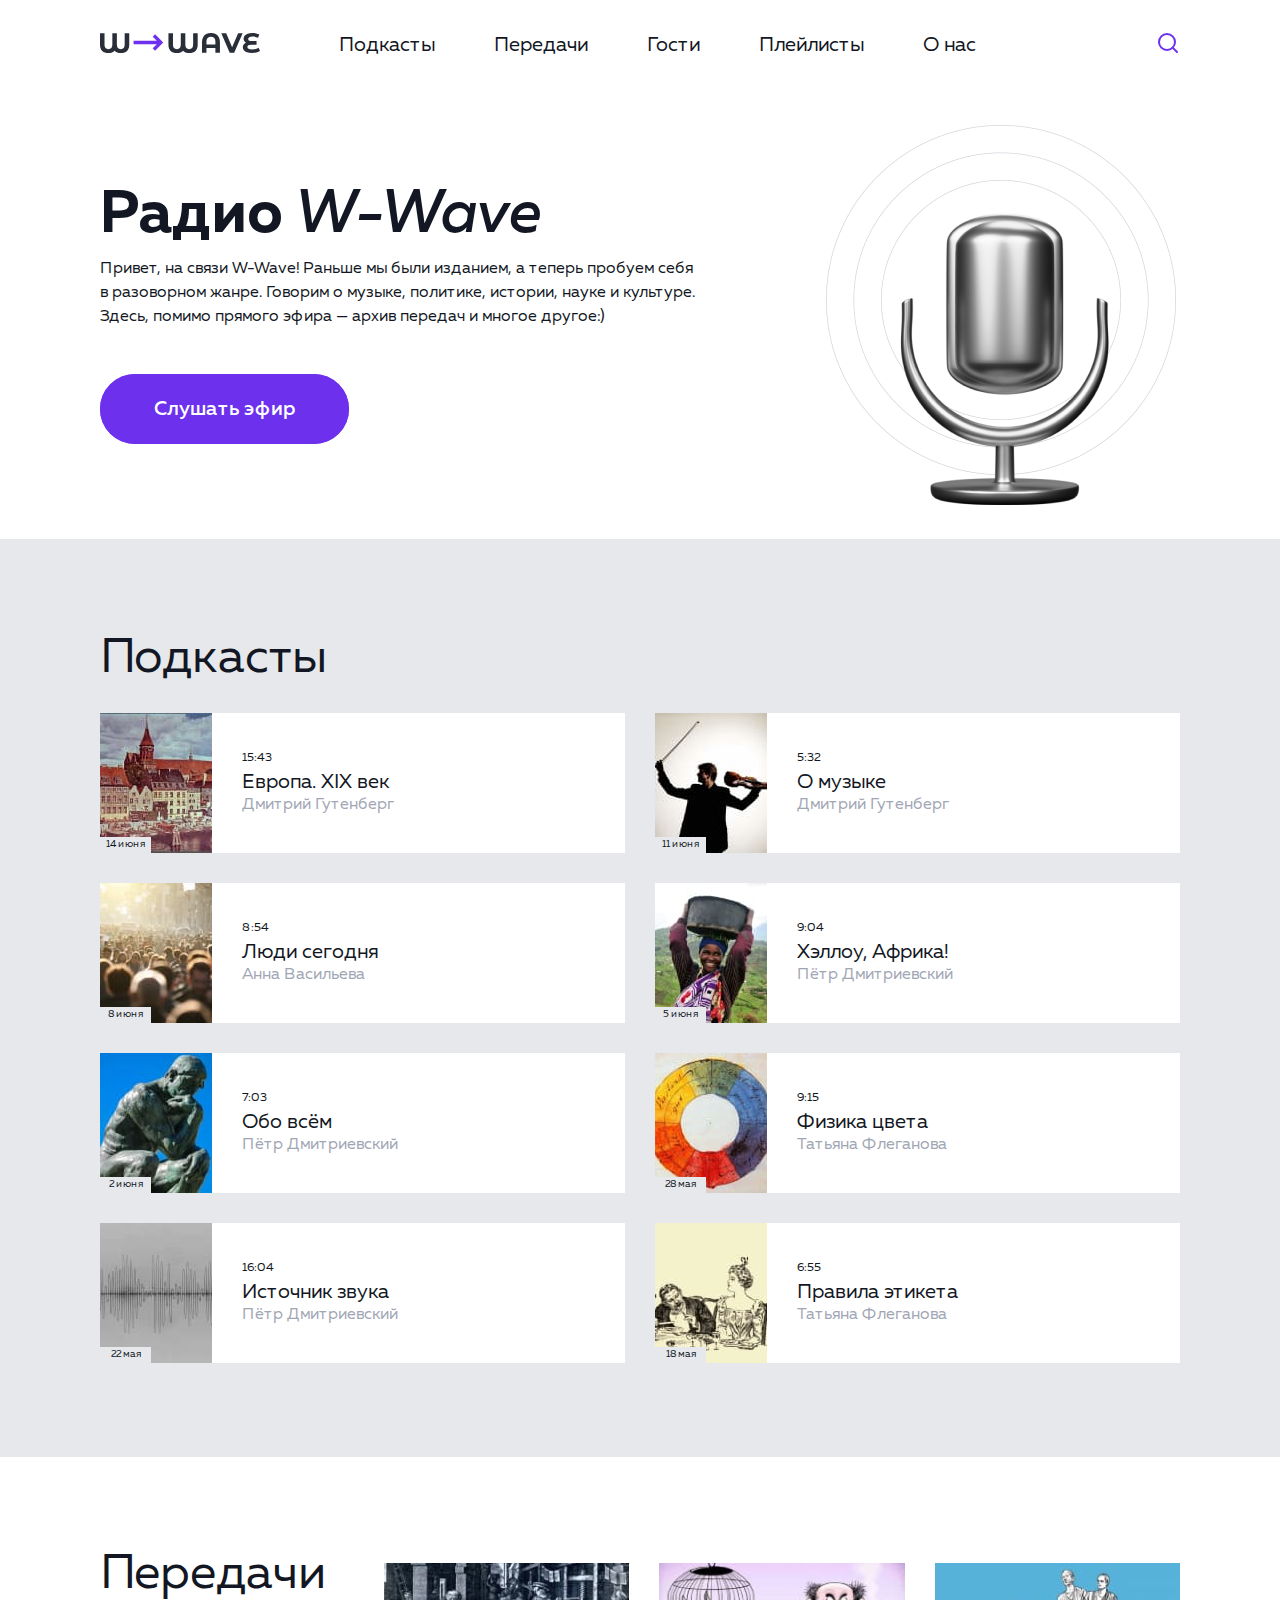
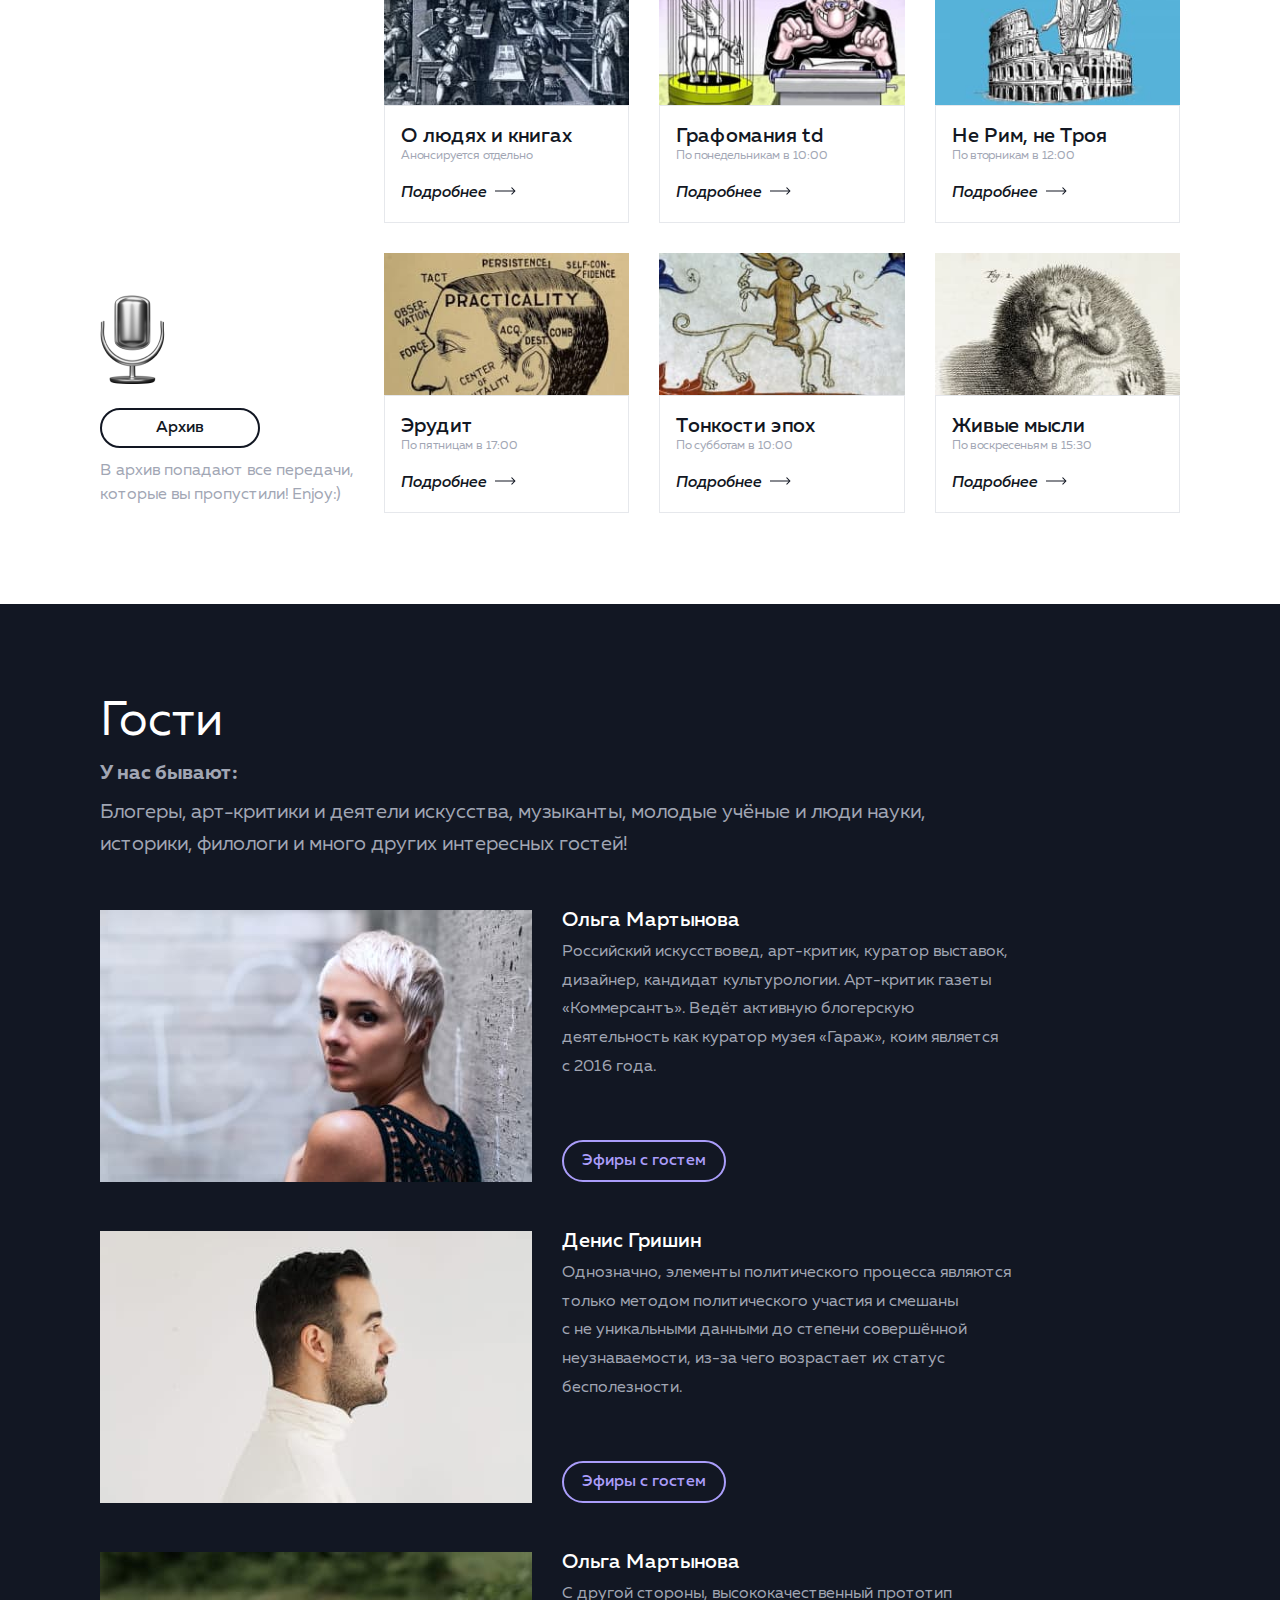
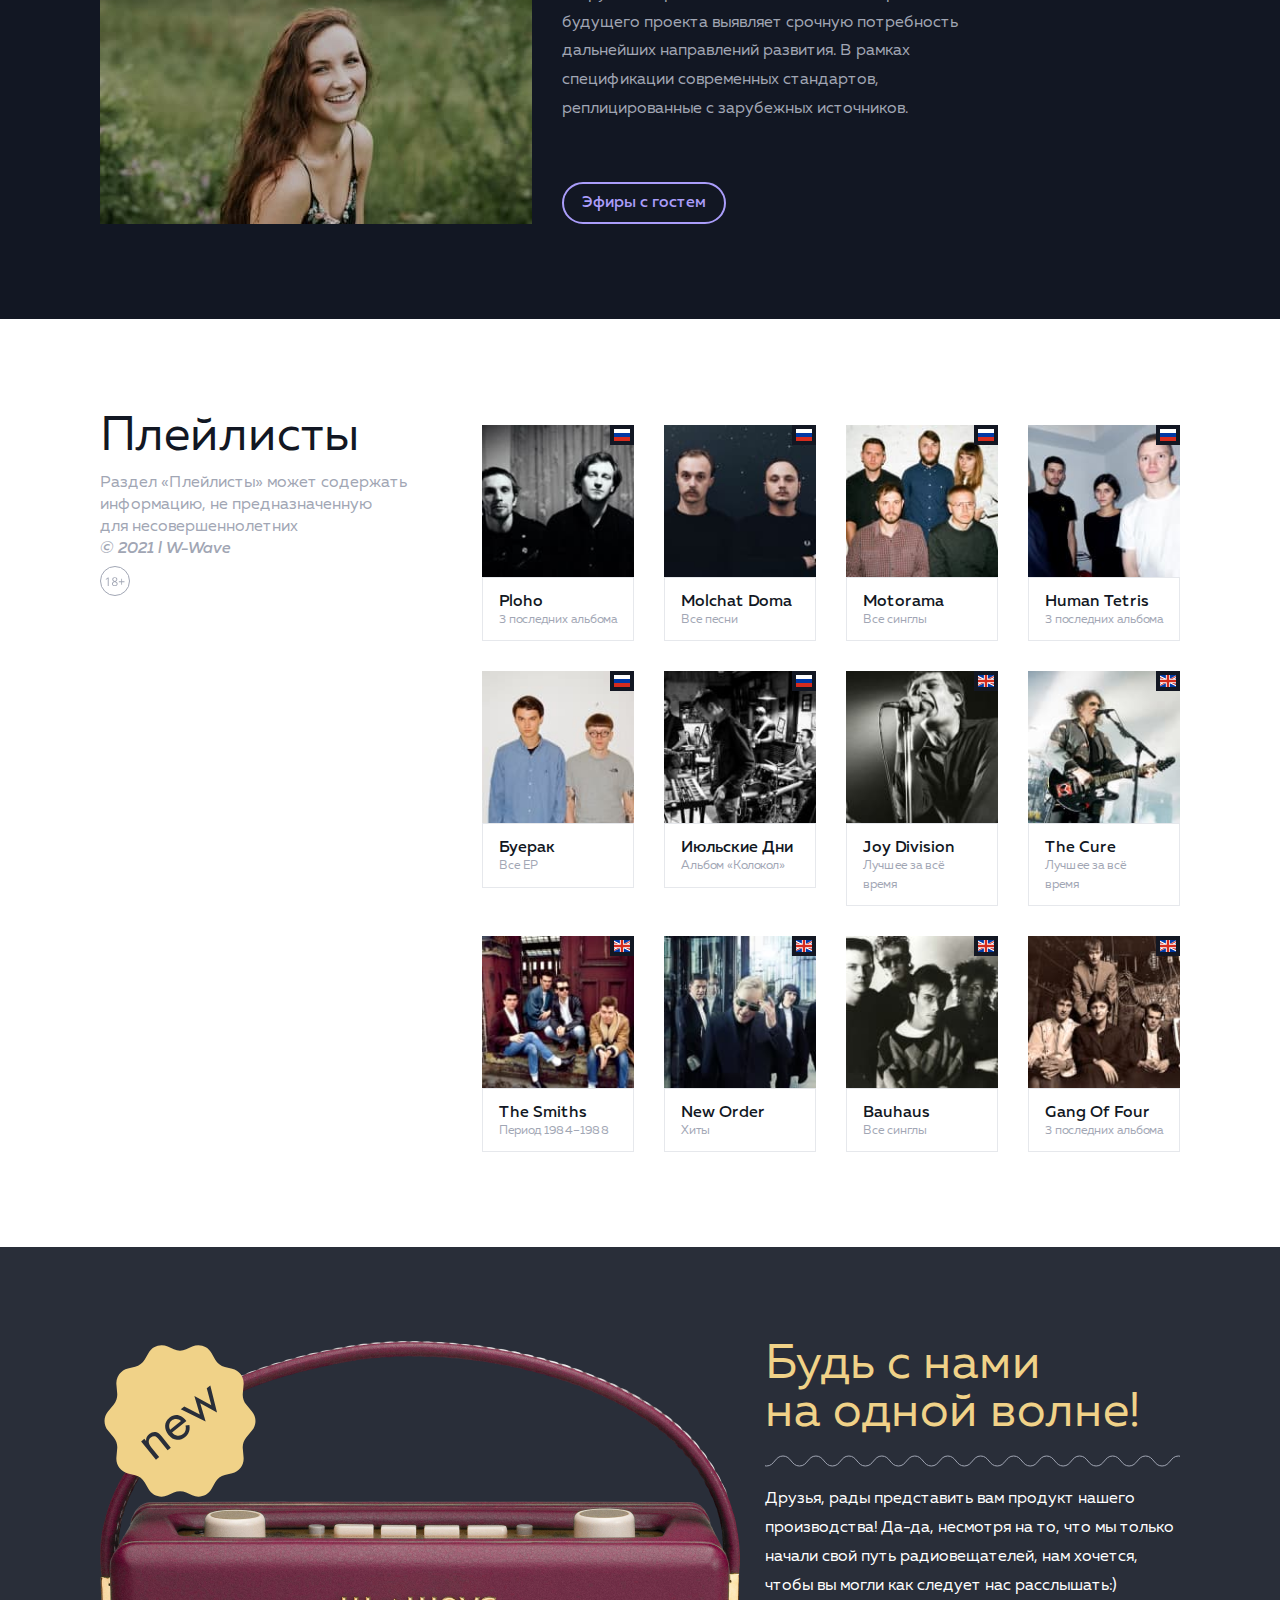
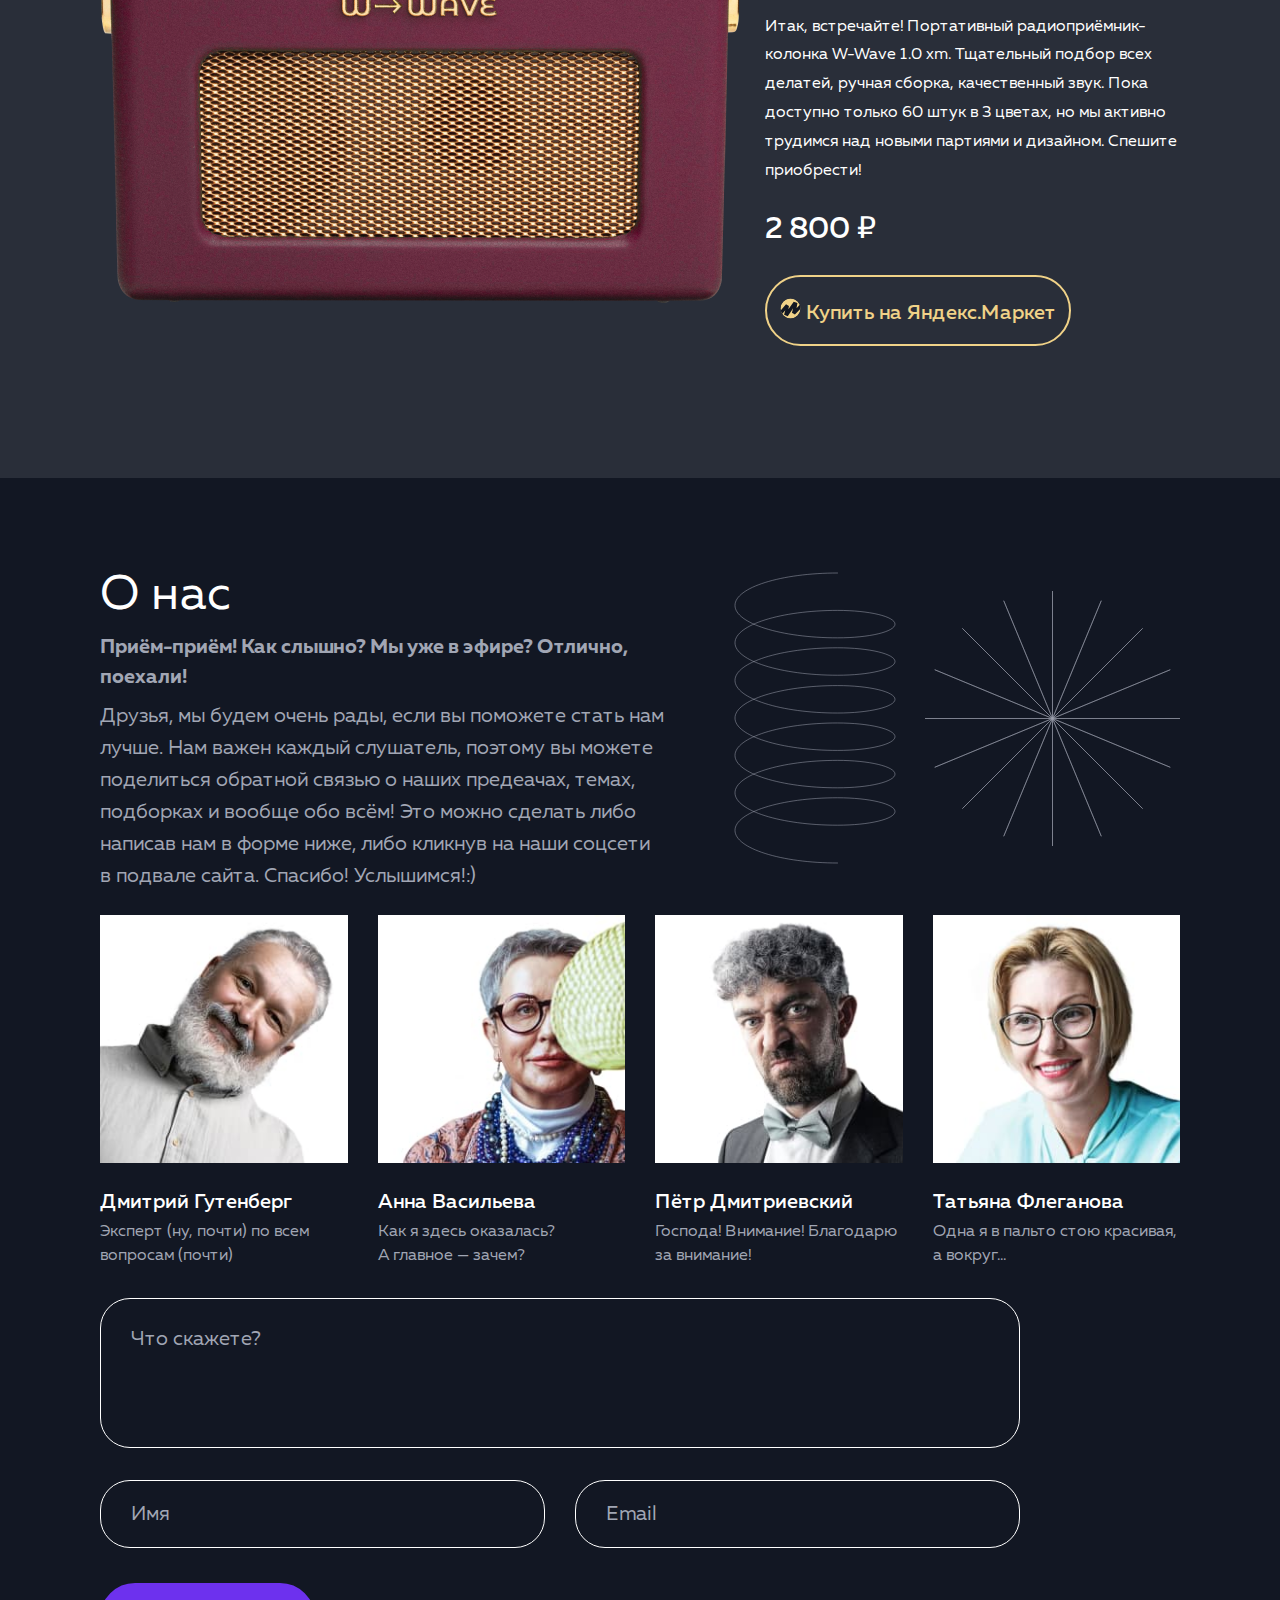
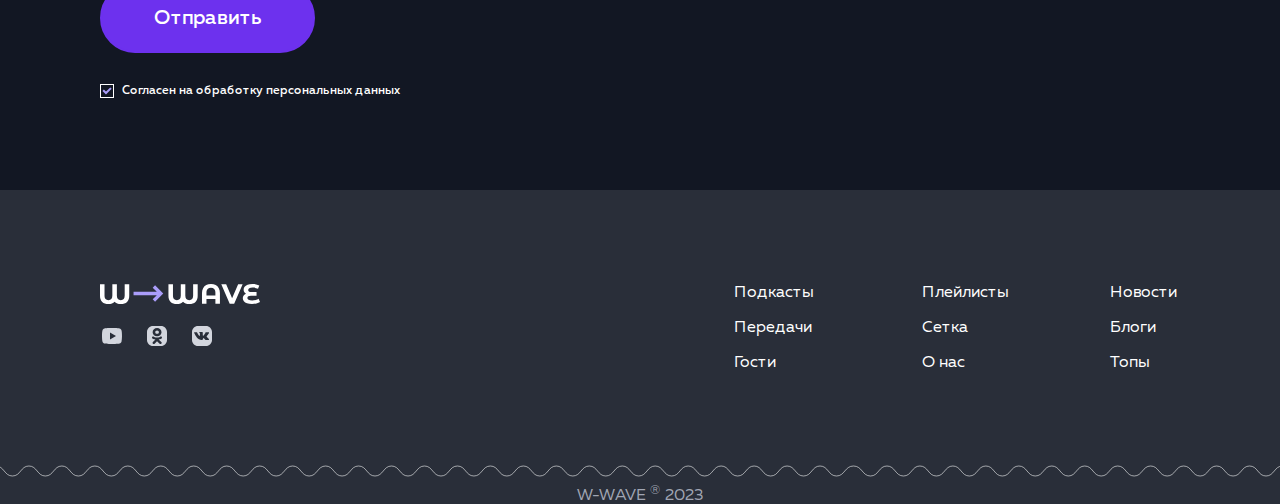
<file: index.html>
<!DOCTYPE html>
<html lang="ru">

<head>
  <meta charset="UTF-8">
  <meta name="viewport" content="width=device-width, initial-scale=1.0">
  <title>W-WAVE</title>
  <link rel="icon" type="image/x-icon" href="favicon.svg">
  <link rel="stylesheet" href="css/normalize.css">
  <link rel="stylesheet" href="css/fonts.css">
  <link rel="stylesheet" href="css/style.css">
  <link rel="stylesheet" href="css/media.css">
  <script src="script/main.js" defer></script>
</head>

<body>
  <header class="header">
    <div class="header__container container">
      <div class="header__wrapper wrapper">
        <a class="header__logo logo" href="#">
          <img class="logo__img" src="img/logo-header.svg" alt="Логотип W-WAVE">
        </a>

        <nav class="header__nav nav">
          <ul class="nav__list list-reset">
            <li class="nav__item">
              <a class="nav__link" href="#podcasts">Подкасты</a>
            </li>
            <li class="nav__item">
              <a class="nav__link" href="#broadcasts">Передачи</a>
            </li>
            <li class="nav__item">
              <a class="nav__link" href="#guests">Гости</a>
            </li>
            <li class="nav__item">
              <a class="nav__link" href="#playlists">Плейлисты</a>
            </li>
            <li class="nav__item">
              <a class="nav__link" href="#about">О&nbsp;нас</a>
            </li>
          </ul>
        </nav>

        <button class="header__search btn-reset" aria-label="Поиск">
          <svg class="icon icon_search" viewBox="0 0 24 24" xmlns="http://www.w3.org/2000/svg">
            <path class="icon__path"
              d="M11 19C15.4183 19 19 15.4183 19 11C19 6.58172 15.4183 3 11 3C6.58172 3 3 6.58172 3 11C3 15.4183 6.58172 19 11 19Z"
              stroke-width="2" stroke-linecap="round" stroke-linejoin="round" />
            <path class="icon__path" d="M21 21L16.65 16.65" stroke-width="2" stroke-linecap="round"
              stroke-linejoin="round" />
          </svg>
        </button>
      </div>
    </div>
  </header>

  <main class="main">
    <section class="hero section-offset">
      <div class="hero__container container">
        <div class="hero__wrapper wrapper hero-decoration">
          <h1 class="hero__title" tabindex="0">Радио <em class="hero__name">W-Wave</em></h1>
          <p class="hero__desc desc" tabindex="0">
            Привет, на&nbsp;связи W-Wave! Раньше мы&nbsp;были изданием, а&nbsp;теперь пробуем себя в&nbsp;разоворном
            жанре.
            Говорим о&nbsp;музыке, политике, истории, науке и&nbsp;культуре. Здесь, помимо прямого эфира&nbsp;&mdash;
            архив передач и&nbsp;многое другое:)
          </p>
          <a class="hero__btn btn-reset btn btn_primary" href="#">Слушать эфир</a>
        </div>
      </div>
    </section>

    <section class="podcasts section-offset" id="podcasts">
      <div class="podcasts__container container">
        <div class="podcasts__wrapper wrapper">
          <h2 class="podcasts__title section-title" tabindex="0">Подкасты</h2>
          <ul class="podcasts__list list-reset">
            <li class="podcasts__item">
              <article class="podcasts__card podcast">
                <div class="podcast__poster">
                  <picture class="podcast__pic">
                    <source srcset="img/podcasts-1.jpg" media="(max-width: 576px)">
                    <img class="podcast__img" src="img/podcasts-lg-1.jpg" alt="Обложка подкаста 'Европа 19 век'">
                  </picture>
                  <span class="podcast__date">14 июня</span>
                </div>
                <div class="podcast__content">
                  <span class="podcast__duration">15:43</span>
                  <h3 class="podcast__title subtitle" tabindex="0">Европа. XIX век</h3>
                  <span class="podcast__author desc" tabindex="0">Дмитрий Гутенберг</span>
                </div>
              </article>
            </li>

            <li class="podcasts__item">
              <article class="podcasts__card podcast">
                <div class="podcast__poster">
                  <picture class="podcast__pic">
                    <source srcset="img/podcasts-2.jpg" media="(max-width: 576px)">
                    <img class="podcast__img" src="img/podcasts-lg-2.jpg" alt="Обложка подкаста 'О музыке'">
                  </picture>
                  <span class="podcast__date">11 июня</span>
                </div>
                <div class="podcast__content">
                  <span class="podcast__duration">5:32</span>
                  <h3 class="podcast__title subtitle" tabindex="0">О&nbsp;музыке</h3>
                  <span class="podcast__author desc" tabindex="0">Дмитрий Гутенберг</span>
                </div>
              </article>
            </li>

            <li class="podcasts__item">
              <article class="podcasts__card podcast">
                <div class="podcast__poster">
                  <picture class="podcast__pic">
                    <source srcset="img/podcasts-3.jpg" media="(max-width: 576px)">
                    <img class="podcast__img" src="img/podcasts-lg-3.jpg" alt="Обложка подкаста 'Люди сегодня'">
                  </picture>
                  <span class="podcast__date">8 июня</span>
                </div>
                <div class="podcast__content">
                  <span class="podcast__duration">8:54</span>
                  <h3 class="podcast__title subtitle" tabindex="0">Люди сегодня</h3>
                  <span class="podcast__author desc" tabindex="0">Анна Васильева</span>
                </div>
              </article>
            </li>

            <li class="podcasts__item">
              <article class="podcasts__card podcast">
                <div class="podcast__poster">
                  <picture class="podcast__pic">
                    <source srcset="img/podcasts-4.jpg" media="(max-width: 576px)">
                    <img class="podcast__img" src="img/podcasts-lg-4.jpg" alt="Обложка подкаста 'Хэлоу, Африка!'">
                  </picture>
                  <span class="podcast__date">5 июня</span>
                </div>
                <div class="podcast__content">
                  <span class="podcast__duration">9:04</span>
                  <h3 class="podcast__title subtitle" tabindex="0">Хэллоу, Африка!</h3>
                  <span class="podcast__author desc" tabindex="0">Пётр Дмитриевский</span>
                </div>
              </article>
            </li>

            <li class="podcasts__item">
              <article class="podcasts__card podcast">
                <div class="podcast__poster">
                  <picture class="podcast__pic">
                    <source srcset="img/podcasts-5.jpg" media="(max-width: 576px)">
                    <img class="podcast__img" src="img/podcasts-lg-5.jpg" alt="Обложка подкаста 'Обо всем'">
                  </picture>
                  <span class="podcast__date">2 июня</span>
                </div>
                <div class="podcast__content">
                  <span class="podcast__duration">7:03</span>
                  <h3 class="podcast__title subtitle" tabindex="0">Обо всём</h3>
                  <span class="podcast__author desc" tabindex="0">Пётр Дмитриевский</span>
                </div>
              </article>
            </li>

            <li class="podcasts__item">
              <article class="podcasts__card podcast">
                <div class="podcast__poster">
                  <picture class="podcast__pic">
                    <source srcset="img/podcasts-6.jpg" media="(max-width: 576px)">
                    <img class="podcast__img" src="img/podcasts-lg-6.jpg" alt="Обложка подкаста 'Физика цвета'">
                  </picture>
                  <span class="podcast__date">28 мая</span>
                </div>
                <div class="podcast__content">
                  <span class="podcast__duration">9:15</span>
                  <h3 class="podcast__title subtitle" tabindex="0">Физика цвета</h3>
                  <span class="podcast__author desc" tabindex="0">Татьяна Флеганова</span>
                </div>
              </article>
            </li>

            <li class="podcasts__item">
              <article class="podcasts__card podcast">
                <div class="podcast__poster">
                  <picture class="podcast__pic">
                    <source srcset="img/podcasts-7.jpg" media="(max-width: 576px)">
                    <img class="podcast__img" src="img/podcasts-lg-7.jpg" alt="Обложка подкаста 'Источник звука'">
                  </picture>
                  <span class="podcast__date">22 мая</span>
                </div>
                <div class="podcast__content">
                  <span class="podcast__duration">16:04</span>
                  <h3 class="podcast__title subtitle" tabindex="0">Источник звука</h3>
                  <span class="podcast__author desc" tabindex="0">Пётр Дмитриевский</span>
                </div>
              </article>
            </li>

            <li class="podcasts__item">
              <article class="podcasts__card podcast">
                <div class="podcast__poster">
                  <picture class="podcast__pic">
                    <source srcset="img/podcasts-8.jpg" media="(max-width: 576px)">
                    <img class="podcast__img" src="img/podcasts-lg-8.jpg" alt="Обложка подкаста 'Правила этикета'">
                  </picture>
                  <span class="podcast__date">18 мая</span>
                </div>
                <div class="podcast__content">
                  <span class="podcast__duration">6:55</span>
                  <h3 class="podcast__title subtitle" tabindex="0">Правила этикета</h3>
                  <span class="podcast__author desc" tabindex="0">Татьяна Флеганова</span>
                </div>
              </article>
            </li>
          </ul>
        </div>
      </div>
    </section>

    <section class="broadcasts section-offset">
      <div class="broadcasts__container container">
        <div class="broadcasts__wrapper wrapper">
          <h2 class="broadcasts__title section-title" tabindex="0">Передачи</h2>
          <ul class="broadcasts__list list-reset">
            <li class="broadcasts__item">
              <article class="broadcasts__card broadcast">
                <picture class="broadcast__pic">
                  <source srcset="img/broadcasts-1.jpg" media="(max-width: 576px)">
                  <img class="broadcast__img" src="img/broadcasts-lg-1.jpg" alt="Обложка передачи 'О людях и книгах'">
                </picture>
                <div class="broadcast__content">
                  <h3 class="broadcast__title subtitle" tabindex="0">О&nbsp;людях и&nbsp;книгах</h3>
                  <span class="broadcast__schedule sub">Анонсируется отдельно</span>
                  <a class="broadcast__more more-link" href="#">
                    Подробнее
                    <svg class="icon icon_arrow" width="28" height="12" viewBox="0 0 28 12" fill="none"
                      xmlns="http://www.w3.org/2000/svg">
                      <g>
                        <path class="icon__path"
                          d="M24.3536 6.35355C24.5488 6.15829 24.5488 5.84171 24.3536 5.64645L21.1716 2.46447C20.9763 2.2692 20.6597 2.2692 20.4645 2.46447C20.2692 2.65973 20.2692 2.97631 20.4645 3.17157L23.2929 6L20.4645 8.82843C20.2692 9.02369 20.2692 9.34027 20.4645 9.53553C20.6597 9.7308 20.9763 9.7308 21.1716 9.53553L24.3536 6.35355ZM4 6.5H24V5.5H4V6.5Z" />
                      </g>
                    </svg>
                  </a>
                </div>
              </article>
            </li>

            <li class="broadcasts__item">
              <article class="broadcasts__card broadcast">
                <picture class="broadcast__pic">
                  <source srcset="img/broadcasts-2.jpg" media="(max-width: 576px)">
                  <img class="broadcast__img" src="img/broadcasts-lg-2.jpg" alt="Обложка передачи 'Графомания td'">
                </picture>
                <div class="broadcast__content">
                  <h3 class="broadcast__title subtitle" tabindex="0">Графомания&nbsp;td</h3>
                  <span class="broadcast__schedule sub">По&nbsp;понедельникам в&nbsp;10:00</span>
                  <a class="broadcast__more more-link" href="#">
                    Подробнее
                    <svg class="icon icon_arrow" width="28" height="12" viewBox="0 0 28 12" fill="none"
                      xmlns="http://www.w3.org/2000/svg">
                      <g>
                        <path class="icon__path"
                          d="M24.3536 6.35355C24.5488 6.15829 24.5488 5.84171 24.3536 5.64645L21.1716 2.46447C20.9763 2.2692 20.6597 2.2692 20.4645 2.46447C20.2692 2.65973 20.2692 2.97631 20.4645 3.17157L23.2929 6L20.4645 8.82843C20.2692 9.02369 20.2692 9.34027 20.4645 9.53553C20.6597 9.7308 20.9763 9.7308 21.1716 9.53553L24.3536 6.35355ZM4 6.5H24V5.5H4V6.5Z" />
                      </g>
                    </svg>
                  </a>
                </div>
              </article>
            </li>

            <li class="broadcasts__item">
              <article class="broadcasts__card broadcast">
                <picture class="broadcast__pic">
                  <source srcset="img/broadcasts-3.jpg" media="(max-width: 576px)">
                  <img class="broadcast__img" src="img/broadcasts-lg-3.jpg" alt="Обложка передачи 'Не Рим, не Троя'">
                </picture>
                <div class="broadcast__content">
                  <h3 class="broadcast__title subtitle" tabindex="0">Не&nbsp;Рим, не&nbsp;Троя</h3>
                  <span class="broadcast__schedule sub">По&nbsp;вторникам в&nbsp;12:00</span>
                  <a class="broadcast__more more-link" href="#">
                    Подробнее
                    <svg class="icon icon_arrow" width="28" height="12" viewBox="0 0 28 12" fill="none"
                      xmlns="http://www.w3.org/2000/svg">
                      <g>
                        <path class="icon__path"
                          d="M24.3536 6.35355C24.5488 6.15829 24.5488 5.84171 24.3536 5.64645L21.1716 2.46447C20.9763 2.2692 20.6597 2.2692 20.4645 2.46447C20.2692 2.65973 20.2692 2.97631 20.4645 3.17157L23.2929 6L20.4645 8.82843C20.2692 9.02369 20.2692 9.34027 20.4645 9.53553C20.6597 9.7308 20.9763 9.7308 21.1716 9.53553L24.3536 6.35355ZM4 6.5H24V5.5H4V6.5Z" />
                      </g>
                    </svg>
                  </a>
                </div>
              </article>
            </li>

            <li class="broadcasts__item">
              <article class="broadcasts__card broadcast">
                <picture class="broadcast__pic">
                  <source srcset="img/broadcasts-4.jpg" media="(max-width: 576px)">
                  <img class="broadcast__img" src="img/broadcasts-lg-4.jpg" alt="Обложка передачи 'Эрудит'">
                </picture>
                <div class="broadcast__content">
                  <h3 class="broadcast__title subtitle" tabindex="0">Эрудит</h3>
                  <span class="broadcast__schedule sub">По&nbsp;пятницам в&nbsp;17:00</span>
                  <a class="broadcast__more more-link" href="#">
                    Подробнее
                    <svg class="icon icon_arrow" width="28" height="12" viewBox="0 0 28 12" fill="none"
                      xmlns="http://www.w3.org/2000/svg">
                      <g>
                        <path class="icon__path"
                          d="M24.3536 6.35355C24.5488 6.15829 24.5488 5.84171 24.3536 5.64645L21.1716 2.46447C20.9763 2.2692 20.6597 2.2692 20.4645 2.46447C20.2692 2.65973 20.2692 2.97631 20.4645 3.17157L23.2929 6L20.4645 8.82843C20.2692 9.02369 20.2692 9.34027 20.4645 9.53553C20.6597 9.7308 20.9763 9.7308 21.1716 9.53553L24.3536 6.35355ZM4 6.5H24V5.5H4V6.5Z" />
                      </g>
                    </svg>
                  </a>
                </div>
              </article>
            </li>

            <li class="broadcasts__item">
              <article class="broadcasts__card broadcast">
                <picture class="broadcast__pic">
                  <source srcset="img/broadcasts-5.jpg" media="(max-width: 576px)">
                  <img class="broadcast__img" src="img/broadcasts-lg-5.jpg" alt="Обложка передачи 'Тонкости эпох'">
                </picture>
                <div class="broadcast__content">
                  <h3 class="broadcast__title subtitle" tabindex="0">Тонкости эпох</h3>
                  <span class="broadcast__schedule sub">По&nbsp;субботам в&nbsp;10:00</span>
                  <a class="broadcast__more more-link" href="#">
                    Подробнее
                    <svg class="icon icon_arrow" width="28" height="12" viewBox="0 0 28 12" fill="none"
                      xmlns="http://www.w3.org/2000/svg">
                      <g>
                        <path class="icon__path"
                          d="M24.3536 6.35355C24.5488 6.15829 24.5488 5.84171 24.3536 5.64645L21.1716 2.46447C20.9763 2.2692 20.6597 2.2692 20.4645 2.46447C20.2692 2.65973 20.2692 2.97631 20.4645 3.17157L23.2929 6L20.4645 8.82843C20.2692 9.02369 20.2692 9.34027 20.4645 9.53553C20.6597 9.7308 20.9763 9.7308 21.1716 9.53553L24.3536 6.35355ZM4 6.5H24V5.5H4V6.5Z" />
                      </g>
                    </svg>
                  </a>
                </div>
              </article>
            </li>

            <li class="broadcasts__item">
              <article class="broadcasts__card broadcast">
                <picture class="broadcast__pic">
                  <source srcset="img/broadcasts-6.jpg" media="(max-width: 767px)">
                  <img class="broadcast__img" src="img/broadcasts-lg-6.jpg" alt="Обложка передачи 'Живые мысли'">
                </picture>
                <div class="broadcast__content">
                  <h3 class="broadcast__title subtitle" tabindex="0">Живые мысли</h3>
                  <span class="broadcast__schedule sub">По&nbsp;воскресеньям в&nbsp;15:30</span>
                  <a class="broadcast__more more-link" href="#">
                    Подробнее
                    <svg class="icon icon_arrow" width="28" height="12" viewBox="0 0 28 12" fill="none"
                      xmlns="http://www.w3.org/2000/svg">
                      <g>
                        <path class="icon__path"
                          d="M24.3536 6.35355C24.5488 6.15829 24.5488 5.84171 24.3536 5.64645L21.1716 2.46447C20.9763 2.2692 20.6597 2.2692 20.4645 2.46447C20.2692 2.65973 20.2692 2.97631 20.4645 3.17157L23.2929 6L20.4645 8.82843C20.2692 9.02369 20.2692 9.34027 20.4645 9.53553C20.6597 9.7308 20.9763 9.7308 21.1716 9.53553L24.3536 6.35355ZM4 6.5H24V5.5H4V6.5Z" />
                      </g>
                    </svg>
                  </a>
                </div>
              </article>
            </li>
          </ul>

          <div class="broadcasts__archive archive archive-decoration">
            <a class="archive__btn btn-reset btn btn_secondary" href="#">Архив</a>
            <span class="archive__desc desc">
              В&nbsp;архив попадают все передачи, которые вы&nbsp;пропустили! Enjoy:)
            </span>
          </div>
        </div>
      </div>
    </section>

    <section class="guests section-offset" id="guests">
      <div class="guests__container container">
        <div class="guests__wrapper wrapper">
          <h2 class="guests__title section-title">Гости</h2>
          <span class="guests__regular">У&nbsp;нас бывают:</span>
          <p class="guests__desc paragraph">
            Блогеры, арт-критики и&nbsp;деятели искусства, музыканты, молодые учёные и&nbsp;люди науки, историки,
            филологи и&nbsp;много других интересных гостей!
          </p>
          <ul class="guests__list list-reset">
            <li class="guests__item guest">
              <picture class="guest__pic">
                <source srcset="img/guests-1.jpg" media="(max-width: 767px)">
                <source srcset="img/guests-sm-1.jpg" media="(max-width: 992px)">
                <img class="guest__img" src="img/guests-lg-1.jpg" alt="Ольга Мартынова">
              </picture>
              <div class="guest__content">
                <h3 class="guest__name subtitle">Ольга Мартынова</h3>
                <p class="guest__desc desc">
                  Российский искусствовед, арт-критик, куратор выставок, дизайнер, кандидат культурологии.
                  Арт-критик газеты &laquo;Коммерсантъ&raquo;. Ведёт активную блогерскую деятельность как
                  куратор музея &laquo;Гараж&raquo;, коим является с&nbsp;2016&nbsp;года.
                </p>
                <a class="guest__btn btn-reset btn btn_secondary" href="#">Эфиры с&nbsp;гостем</a>
              </div>
            </li>

            <li class="guests__item guest">
              <picture class="guest__pic">
                <source srcset="img/guests-2.jpg" media="(max-width: 767px)">
                <source srcset="img/guests-sm-2.jpg" media="(max-width: 992px)">
                <img class="guest__img" src="img/guests-lg-2.jpg" alt="Денис Гришин">
              </picture>
              <div class="guest__content">
                <h3 class="guest__name subtitle">Денис Гришин</h3>
                <p class="guest__desc desc">
                  Однозначно, элементы политического процесса являются только методом политического участия
                  и&nbsp;смешаны
                  с&nbsp;не&nbsp;уникальными данными до&nbsp;степени совершённой неузнаваемости, из-за чего возрастает
                  их&nbsp;статус бесполезности.
                </p>
                <a class="guest__btn btn-reset btn btn_secondary" href="#">Эфиры с&nbsp;гостем</a>
              </div>
            </li>

            <li class="guests__item guest">
              <picture class="guest__pic">
                <source srcset="img/guests-3.jpg" media="(max-width: 576px)">
                <source srcset="img/guests-sm-3.jpg" media="(max-width: 992px)">
                <img class="guest__img" src="img/guests-lg-3.jpg" alt="Ольга Мартынова">
              </picture>
              <div class="guest__content">
                <h3 class="guest__name subtitle">Ольга Мартынова</h3>
                <p class="guest__desc desc">
                  С&nbsp;другой стороны, высококачественный прототип будущего проекта выявляет срочную потребность
                  дальнейших направлений развития. В&nbsp;рамках спецификации современных стандартов, реплицированные
                  с&nbsp;зарубежных источников.
                </p>
                <a class="guest__btn btn-reset btn btn_secondary" href="#">Эфиры с&nbsp;гостем</a>
              </div>
            </li>
          </ul>
        </div>
      </div>
    </section>

    <section class="playlists section-offset" id="playlists">
      <div class="playlists__container container">
        <div class="playlists__wrapper wrapper">
          <h2 class="playlists__title section-title" tabindex="0">Плейлисты</h2>
          <div class="playlists__warning warning">
            <p class="warning__desc desc">
              Раздел &laquo;Плейлисты&raquo; может содержать информацию, не&nbsp;предназначенную
              для&nbsp;несовершеннолетних
            </p>
            <span class="warning__copy">© 2021 l W-Wave</span>
            <img class="warning__age-limit" src="img/18.svg" alt="Возрастное ограничение 18+">
          </div>

          <ul class="playlists__list list-reset">
            <li class="playlists__item">
              <article class="playlists__card playlist">
                <picture class="playlist__pic">
                  <source srcset="img/playlists-1.jpg" media="(max-width: 1200px)">
                  <img class="playlist__img" src="img/playlists-lg-1.jpg" alt="Обложка плейлиста 'Ploho'">
                </picture>
                <div class="playlist__content">
                  <h3 class="playlist__name subtitle" tabindex="0">Ploho</h3>
                  <span class="playlist__desc sub">3&nbsp;последних альбома</span>
                </div>
                <img class="playlist__country" src="img/country-ru.jpg" alt="" aria-hidden="true">
              </article>
            </li>

            <li class="playlists__item">
              <article class="playlists__card playlist">
                <picture class="playlist__pic">
                  <source srcset="img/playlists-2.jpg" media="(max-width: 1200px)">
                  <img class="playlist__img" src="img/playlists-lg-2.jpg" alt="Обложка плейлиста 'Molchat Doma'">
                </picture>
                <div class="playlist__content">
                  <h3 class="playlist__name subtitle" tabindex="0">Molchat Doma</h3>
                  <span class="playlist__desc sub">Все песни</span>
                </div>
                <img class="playlist__country" src="img/country-ru.jpg" alt="" aria-hidden="true">
              </article>
            </li>

            <li class="playlists__item">
              <article class="playlists__card playlist">
                <picture class="playlist__pic">
                  <source srcset="img/playlists-3.jpg" media="(max-width: 1200px)">
                  <img class="playlist__img" src="img/playlists-lg-3.jpg" alt="Обложка плейлиста 'Motorama'">
                </picture>
                <div class="playlist__content">
                  <h3 class="playlist__name subtitle" tabindex="0">Motorama</h3>
                  <span class="playlist__desc sub">Все синглы</span>
                </div>
                <img class="playlist__country" src="img/country-ru.jpg" alt="" aria-hidden="true">
              </article>
            </li>

            <li class="playlists__item">
              <article class="playlists__card playlist">
                <picture class="playlist__pic">
                  <source srcset="img/playlists-4.jpg" media="(max-width: 1200px)">
                  <img class="playlist__img" src="img/playlists-lg-4.jpg" alt="Обложка плейлиста 'Human Tetris'">
                </picture>
                <div class="playlist__content">
                  <h3 class="playlist__name subtitle" tabindex="0">Human Tetris</h3>
                  <span class="playlist__desc sub">3&nbsp;последних альбома</span>
                </div>
                <img class="playlist__country" src="img/country-ru.jpg" alt="" aria-hidden="true">
              </article>
            </li>

            <li class="playlists__item">
              <article class="playlists__card playlist">
                <picture class="playlist__pic">
                  <source srcset="img/playlists-5.jpg" media="(max-width: 1200px)">
                  <img class="playlist__img" src="img/playlists-lg-5.jpg" alt="Обложка плейлиста 'Буерак'">
                </picture>
                <div class="playlist__content">
                  <h3 class="playlist__name subtitle" tabindex="0">Буерак</h3>
                  <span class="playlist__desc sub">Все&nbsp;EP</span>
                </div>
                <img class="playlist__country" src="img/country-ru.jpg" alt="" aria-hidden="true">
              </article>
            </li>

            <li class="playlists__item">
              <article class="playlists__card playlist">
                <picture class="playlist__pic">
                  <source srcset="img/playlists-6.jpg" media="(max-width: 1200px)">
                  <img class="playlist__img" src="img/playlists-lg-6.jpg" alt="Обложка плейлиста 'Июльские Дни'">
                </picture>
                <div class="playlist__content">
                  <h3 class="playlist__name subtitle" tabindex="0">Июльские Дни</h3>
                  <span class="playlist__desc sub">Альбом &laquo;Колокол&raquo;</span>
                </div>
                <img class="playlist__country" src="img/country-ru.jpg" alt="" aria-hidden="true">
              </article>
            </li>

            <li class="playlists__item">
              <article class="playlists__card playlist">
                <picture class="playlist__pic">
                  <source srcset="img/playlists-7.jpg" media="(max-width: 1200px)">
                  <img class="playlist__img" src="img/playlists-lg-7.jpg" alt="Обложка плейлиста 'Joy Division'">
                </picture>
                <div class="playlist__content">
                  <h3 class="playlist__name subtitle" tabindex="0">Joy Division</h3>
                  <span class="playlist__desc sub">Лучшее за&nbsp;всё время</span>
                </div>
                <img class="playlist__country" src="img/country-uk.jpg" alt="" aria-hidden="true">
              </article>
            </li>

            <li class="playlists__item">
              <article class="playlists__card playlist">
                <picture class="playlist__pic">
                  <source srcset="img/playlists-8.jpg" media="(max-width: 1200px)">
                  <img class="playlist__img" src="img/playlists-lg-8.jpg" alt="Обложка плейлиста 'The Cure'">
                </picture>
                <div class="playlist__content">
                  <h3 class="playlist__name subtitle" tabindex="0">The Cure</h3>
                  <span class="playlist__desc sub">Лучшее за&nbsp;всё время</span>
                </div>
                <img class="playlist__country" src="img/country-uk.jpg" alt="" aria-hidden="true">
              </article>
            </li>

            <li class="playlists__item">
              <article class="playlists__card playlist">
                <picture class="playlist__pic">
                  <source srcset="img/playlists-9.jpg" media="(max-width: 1200px)">
                  <img class="playlist__img" src="img/playlists-lg-9.jpg" alt="Обложка плейлиста 'The Smiths'">
                </picture>
                <div class="playlist__content">
                  <h3 class="playlist__name subtitle" tabindex="0">The Smiths</h3>
                  <span class="playlist__desc sub">Период 1984&ndash;1988</span>
                </div>
                <img class="playlist__country" src="img/country-uk.jpg" alt="" aria-hidden="true">
              </article>
            </li>

            <li class="playlists__item">
              <article class="playlists__card playlist">
                <picture class="playlist__pic">
                  <source srcset="img/playlists-10.jpg" media="(max-width: 1200px)">
                  <img class="playlist__img" src="img/playlists-lg-10.jpg" alt="Обложка плейлиста 'New Order'">
                </picture>
                <div class="playlist__content">
                  <h3 class="playlist__name subtitle" tabindex="0">New Order</h3>
                  <span class="playlist__desc sub">Хиты</span>
                </div>
                <img class="playlist__country" src="img/country-uk.jpg" alt="" aria-hidden="true">
              </article>
            </li>

            <li class="playlists__item">
              <article class="playlists__card playlist">
                <picture class="playlist__pic">
                  <source srcset="img/playlists-11.jpg" media="(max-width: 1200px)">
                  <img class="playlist__img" src="img/playlists-lg-11.jpg" alt="Обложка плейлиста 'Bauhaus'">
                </picture>
                <div class="playlist__content">
                  <h3 class="playlist__name subtitle" tabindex="0">Bauhaus</h3>
                  <span class="playlist__desc sub">Все синглы</span>
                </div>
                <img class="playlist__country" src="img/country-uk.jpg" alt="" aria-hidden="true">
              </article>
            </li>

            <li class="playlists__item">
              <article class="playlists__card playlist">
                <picture class="playlist__pic">
                  <source srcset="img/playlists-12.jpg" media="(max-width: 1200px)">
                  <img class="playlist__img" src="img/playlists-lg-12.jpg" alt="Обложка плейлиста 'Gang Of Four'">
                </picture>
                <div class="playlist__content">
                  <h3 class="playlist__name subtitle" tabindex="0">Gang Of&nbsp;Four</h3>
                  <span class="playlist__desc sub">3&nbsp;последних альбома</span>
                </div>
                <img class="playlist__country" src="img/country-uk.jpg" alt="" aria-hidden="true">
              </article>
            </li>
          </ul>
        </div>
      </div>
    </section>

    <section class="ad section-offset">
      <div class="ad__container container">
        <div class="ad__wrapper wrapper">
          <div class="ad__poster">
            <picture class="ad__pic">
              <source srcset="img/radio.png" media="(max-width: 576px)">
              <source srcset="img/radio-sm.png" media="(max-width: 992px)">
              <source srcset="img/radio-md.png" media="(max-width: 1200px)">
              <img class="ad__img" src="img/radio-lg.png" alt="Радиоприемник W-Wave 1.0 xm">
            </picture>
            <img class="ad__new" src="img/new.svg" alt="" aria-hidden="true">
          </div>
          <div class="ad__content">
            <h2 class="ad__title section-title">Будь с&nbsp;нами на&nbsp;одной волне!</h2>
            <p class="ad__desc ad__desc_first desc wave-decoration">
              Друзья, рады представить вам продукт нашего производства! Да-да, несмотря на&nbsp;то, что мы&nbsp;только
              начали свой путь радиовещателей, нам хочется, чтобы вы&nbsp;могли как следует нас расслышать:)
            </p>
            <p class="ad__desc ad__desc_last desc">
              Итак, встречайте! Портативный радиоприёмник-колонка W-Wave 1.0&nbsp;xm. Тщательный подбор всех делатей,
              ручная сборка, качественный звук. Пока доступно только 60&nbsp;штук в&nbsp;3&nbsp;цветах,
              но&nbsp;мы&nbsp;активно трудимся над новыми партиями и&nbsp;дизайном. Спешите приобрести!
            </p>
            <span class="ad__price">2&nbsp;800&nbsp;₽</span>
            <a class="ad__btn btn-reset btn btn_secondary" href="#">
              <svg class="icon icon_yandex" viewBox="0 0 21 20" xmlns="http://www.w3.org/2000/svg">
                <g clip-path="url(#clip0_113302_385)">
                  <path class="icon__path icon__path_circle"
                    d="M10.5 20C16.0228 20 20.5 15.5228 20.5 9.99998C20.5 4.47714 16.0228 0 10.5 0C4.97724 0 0.5 4.47714 0.5 9.99998C0.5 15.5228 4.97724 20 10.5 20Z" />
                  <path class="icon__path icon__path_line"
                    d="M17.4385 4.54391L13.7295 3.17676L8.3957 10.8637L8.92677 7.3751L6.02058 5.68219L0.67395 12.1141C0.924269 13.3858 1.4102 14.5718 2.08387 15.6239L5.27373 11.7711L4.09993 16.2962L7.73707 17.6271L13.1408 9.8464L11.9569 14.2958L14.9033 16.0179L20.558 10.3174C20.5592 10.2534 20.5599 10.1889 20.5599 10.1246C20.5599 8.78258 20.3017 7.50132 19.8329 6.32896L16.5482 9.6538L17.4385 4.54391Z"
                    fill="#121723" />
                </g>
                <defs>
                  <clipPath id="clip0_113302_385">
                    <rect x="0.5" width="20" height="20" rx="10" fill="white" />
                  </clipPath>
                </defs>
              </svg>
              Купить на&nbsp;Яндекс.Маркет
            </a>
          </div>
        </div>
      </div>
    </section>

    <section class="about section-offset" id="about">
      <div class="about__container container">
        <div class="about__wrapper wrapper">
          <div class="about__topic">
            <div class="about__content">
              <h2 class="about__title section-title">О&nbsp;нас</h2>
              <span class="about__check">Приём-приём! Как слышно? Мы&nbsp;уже в&nbsp;эфире? Отлично, поехали!</span>
              <p class="about__desc paragraph">
                Друзья, мы&nbsp;будем очень рады, если вы&nbsp;поможете стать нам лучше. Нам важен каждый слушатель,
                поэтому вы&nbsp;можете поделиться обратной связью о&nbsp;наших предеачах, темах, подборках и&nbsp;вообще
                обо всём! Это можно сделать либо написав нам в&nbsp;форме ниже, либо кликнув на&nbsp;наши соцсети
                в&nbsp;подвале сайта. Спасибо! Услышимся!:)
              </p>
            </div>
            <picture class="about__decoration">
              <source srcset="img/about-decoration-sm.svg" media="(max-width: 992px)">
              <source srcset="img/about-decoration-md.svg" media="(max-width: 1200px)">
              <img src="img/about-decoration-lg.svg" alt="" aria-hidden="true">
            </picture>
          </div>

          <ul class="about__list list-reset">
            <li class="about__item presenter">
              <picture class="presenter__pic">
                <source srcset="img/about-1.jpg" media="(max-width: 576px)">
                <source srcset="img/about-sm-1.jpg" media="(max-width: 992px)">
                <source srcset="img/about-md-1.jpg" media="(max-width: 1200px)">
                <img class="presenter__img" src="img/about-lg-1.jpg" alt="Дмитрий Гутенберг">
              </picture>
              <h3 class="presenter__name subtitle">Дмитрий Гутенберг</h3>
              <span class="presenter__slogan desc">Эксперт (ну, почти) по&nbsp;всем вопросам (почти)</span>
            </li>

            <li class="about__item presenter">
              <picture class="presenter__pic">
                <source srcset="img/about-2.jpg" media="(max-width: 576px)">
                <source srcset="img/about-sm-2.jpg" media="(max-width: 992px)">
                <source srcset="img/about-md-2.jpg" media="(max-width: 1200px)">
                <img class="presenter__img" src="img/about-lg-2.jpg" alt="Анна Васильева">
              </picture>
              <h3 class="presenter__name subtitle">Анна Васильева</h3>
              <span class="presenter__slogan desc">Как я&nbsp;здесь оказалась? А&nbsp;главное&nbsp;&mdash; зачем?</span>
            </li>

            <li class="about__item presenter">
              <picture class="presenter__pic">
                <source srcset="img/about-3.jpg" media="(max-width: 576px)">
                <source srcset="img/about-sm-3.jpg" media="(max-width: 992px)">
                <source srcset="img/about-md-3.jpg" media="(max-width: 1200px)">
                <img class="presenter__img" src="img/about-lg-3.jpg" alt="Пётр Дмитриевский">
              </picture>
              <h3 class="presenter__name subtitle">Пётр Дмитриевский</h3>
              <span class="presenter__slogan desc">Господа! Внимание! Благодарю за&nbsp;внимание!</span>
            </li>

            <li class="about__item presenter">
              <picture class="presenter__pic">
                <source srcset="img/about-4.jpg" media="(max-width: 576px)">
                <source srcset="img/about-sm-4.jpg" media="(max-width: 992px)">
                <source srcset="img/about-md-4.jpg" media="(max-width: 1200px)">
                <img class="presenter__img" src="img/about-lg-4.jpg" alt="Татьяна Флеганова">
              </picture>
              <h3 class="presenter__name subtitle">Татьяна Флеганова</h3>
              <span class="presenter__slogan desc">Одна я&nbsp;в&nbsp;пальто стою красивая, а&nbsp;вокруг...</span>
            </li>
          </ul>

          <form class="about__form form" action="https://jsonplaceholder.typicode.com/posts" method="post">
            <div class="form__input input">
              <label class="input__label hidden" for="comment">Введите комментарий:</label>
              <textarea class="input__control input__control_textarea" name="comment" id="comment" cols="30" rows="4"
                placeholder="Что скажете?"></textarea>
            </div>
            <div class="horizontal-container">
              <div class="form__input input">
                <label class="input__label hidden" for="name">Введите имя:</label>
                <input class="input__control" name="name" id="name" type="text" placeholder="Имя">
              </div>
              <div class="form__input input">
                <label class="input__label hidden" for="email">Введите email:</label>
                <input class="input__control" name="email" id="email" type="email" placeholder="Email">
                <span class="input__error">Ошибка</span>
              </div>
            </div>
            <div class="form__submit-container">
              <button class="form__btn btn-reset btn btn_primary" type="submit">Отправить</button>
              <div class="form__input form__input_checkbox input">
                <label class="input__label input__label_checkbox" for="processing">
                  <input class="input__control input__control_checkbox hidden" type="checkbox" name="processing"
                    id="processing" value="processing" checked>
                  <span class="custom-checkbox">Согласен на&nbsp;обработку персональных данных</span>
                </label>
              </div>
            </div>
          </form>
        </div>
      </div>
    </section>
  </main>

  <footer class="footer long-wave-decoration">
    <div class="footer__container container">
      <div class="footer__wrapper wrapper">
        <div class="footer__col footer__col_socials">
          <a class="footer__logo logo" href="#">
            <img src="img/logo-footer.svg" alt="Логотип W-WAVE">
          </a>

          <address class="footer__socials socials address">
            <ul class="socials__list list-reset">
              <li class="socials__item">
                <a class="socials__link" href="#" aria-label="Мы в Youtube">
                  <svg class="icon icon_social icon_youtube" width="24" height="24" viewBox="0 0 24 24" fill="none"
                    xmlns="http://www.w3.org/2000/svg">
                    <g clip-path="url(#clip0_24531_5372)">
                      <path class="icon__path"
                        d="M21.543 6.498C22 8.28 22 12 22 12C22 12 22 15.72 21.543 17.502C21.289 18.487 20.546 19.262 19.605 19.524C17.896 20 12 20 12 20C12 20 6.107 20 4.395 19.524C3.45 19.258 2.708 18.484 2.457 17.502C2 15.72 2 12 2 12C2 12 2 8.28 2.457 6.498C2.711 5.513 3.454 4.738 4.395 4.476C6.107 4 12 4 12 4C12 4 17.896 4 19.605 4.476C20.55 4.742 21.292 5.516 21.543 6.498ZM10 15.5L16 12L10 8.5V15.5Z" />
                    </g>
                    <defs>
                      <clipPath id="clip0_24531_5372">
                        <rect width="24" height="24" fill="white" />
                      </clipPath>
                    </defs>
                  </svg>
                </a>
              </li>

              <li class="socials__item">
                <a class="socials__link" href="#" aria-label="Мы в Одноклассниках">
                  <svg class="icon icon_social icon_ok" width="24" height="24" viewBox="0 0 24 24" fill="none"
                    xmlns="http://www.w3.org/2000/svg">
                    <g id="social_guest" clip-path="url(#clip0_24531_5373)">
                      <g id="Subtract">
                        <path class="icon__path"
                          d="M10.2338 8.14624C10.2338 9.0928 11.0569 9.86023 12.0724 9.86023C13.088 9.86023 13.9111 9.0928 13.9111 8.14624C13.9111 7.19968 13.088 6.43231 12.0724 6.43231C11.0569 6.43231 10.2338 7.19968 10.2338 8.14624Z" />
                        <path class="icon__path" fill-rule="evenodd" clip-rule="evenodd"
                          d="M8 2C4.68629 2 2 4.68629 2 8V16C2 19.3137 4.68629 22 8 22H16C19.3137 22 22 19.3137 22 16V8C22 4.68629 19.3137 2 16 2H8ZM7.62436 8.14617C7.62436 5.85633 9.61571 4 12.0724 4C14.5292 4 16.5206 5.85633 16.5206 8.14617C16.5206 10.4361 14.5292 12.2925 12.0724 12.2925C9.61571 12.2925 7.62436 10.4361 7.62436 8.14617ZM16.5472 14.4252C16.4907 14.4674 15.4236 15.2535 13.6427 15.5916L16.3307 18.0748C16.8034 18.5147 16.804 19.2285 16.3321 19.6691C15.8602 20.1097 15.0946 20.1104 14.6216 19.6704L12.012 17.3016L9.64177 19.6552C9.4046 19.8846 9.08805 20 8.77109 20C8.46897 20 8.16645 19.8952 7.93169 19.6842C7.45075 19.252 7.43691 18.5384 7.90062 18.0902L10.4519 15.6048C8.62134 15.2746 7.51009 14.468 7.45295 14.4252C6.93171 14.0357 6.84811 13.3262 7.26591 12.8404C7.6839 12.3547 8.44492 12.2767 8.96616 12.6662C8.97719 12.6744 10.1394 13.4883 12.012 13.4895C13.8847 13.4883 15.0228 12.6744 15.0338 12.6662C15.5551 12.2767 16.3163 12.3547 16.7341 12.8404C17.1519 13.3262 17.0683 14.0357 16.5472 14.4252Z" />
                      </g>
                    </g>
                    <defs>
                      <clipPath id="clip0_24531_5373">
                        <rect width="24" height="24" fill="white" />
                      </clipPath>
                    </defs>
                  </svg>
                </a>
              </li>

              <li class="socials__item">
                <a class="socials__link" href="#" aria-label="Мы в Вконтакте">
                  <svg class="icon icon_social icon_vk" width="24" height="24" viewBox="0 0 24 24" fill="none"
                    xmlns="http://www.w3.org/2000/svg">
                    <path class="icon__path" fill-rule="evenodd" clip-rule="evenodd"
                      d="M2 8C2 4.68652 4.68652 2 8 2H16C19.3135 2 22 4.68652 22 8V16C22 19.3135 19.3135 22 16 22H8C4.68652 22 2 19.3135 2 16V8ZM17.3438 13.4473C17.7139 13.7778 18.0845 14.1089 18.4121 14.4795C18.5415 14.626 18.6665 14.7754 18.7769 14.9346C18.835 15.0181 18.8892 15.104 18.938 15.1934C19.0425 15.3848 19.0439 15.5859 18.9727 15.7383C18.9058 15.8809 18.7754 15.981 18.606 15.9917L16.4209 15.9912C15.8569 16.0356 15.4077 15.8208 15.0293 15.4575C14.7271 15.1675 14.4468 14.8584 14.1558 14.5586C14.0366 14.4355 13.9116 14.3198 13.7622 14.2285C13.5962 14.1265 13.4419 14.0991 13.3086 14.1455C13.2031 14.1821 13.1104 14.2656 13.0352 14.3955C12.8613 14.6938 12.8213 15.0244 12.8047 15.3564C12.7812 15.8418 12.6255 15.9688 12.1089 15.9917C11.0044 16.0405 9.95654 15.8823 8.98242 15.3574C8.12305 14.8945 7.45801 14.2417 6.87842 13.502C5.75 12.0601 4.88574 10.4775 4.10938 8.84912C3.93457 8.48242 4.0625 8.28662 4.4917 8.27881C5.20459 8.26611 5.91797 8.26758 6.63086 8.27832C6.9209 8.28271 7.11279 8.43896 7.22461 8.69727C7.60986 9.59082 8.08203 10.4409 8.67432 11.229L8.78369 11.3721C8.90918 11.5317 9.04541 11.6826 9.22217 11.7969C9.4751 11.9604 9.66797 11.9062 9.7876 11.6401C9.86377 11.4707 9.89697 11.2896 9.91357 11.1084C9.97021 10.4873 9.97705 9.86621 9.87891 9.24756C9.81787 8.86035 9.58643 8.61035 9.17725 8.53711C8.96826 8.49951 8.99902 8.42676 9.10059 8.31445C9.27637 8.12061 9.44141 8.00049 9.771 8.00049L12.2397 8C12.6284 8.07178 12.7158 8.23633 12.7686 8.60596L12.771 11.1909C12.7661 11.334 12.8472 11.7578 13.1191 11.8511C13.3374 11.9189 13.4814 11.7539 13.6118 11.624C14.2036 11.0317 14.6255 10.333 15.0034 9.60986C15.1699 9.29102 15.314 8.96094 15.4536 8.63037C15.5024 8.51562 15.5635 8.42822 15.6455 8.36816C15.7378 8.30029 15.8564 8.26758 16.0117 8.26953L18.3887 8.27246C18.4585 8.27246 18.5298 8.27295 18.5991 8.28418C18.8101 8.31836 18.9404 8.37939 18.9985 8.4834C19.0503 8.57666 19.0439 8.70508 18.9854 8.87939C18.7979 9.43555 18.4399 9.90283 18.0835 10.3677L18.041 10.4233C17.6436 10.9409 17.2202 11.4399 16.8271 11.96C16.4658 12.4346 16.4941 12.6738 16.9429 13.0864C17.0752 13.208 17.2095 13.3276 17.3438 13.4473Z" />
                  </svg>
                </a>
              </li>
            </ul>
          </address>
        </div>

        <div class="footer__col footer__col_nav">
          <nav class="footer__nav nav">
            <ul class="nav__list list-reset">
              <li class="nav__item">
                <a class="nav__link" href="#podcasts">Подкасты</a>
              </li>
              <li class="nav__item">
                <a class="nav__link" href="#broadcasts">Передачи</a>
              </li>
              <li class="nav__item">
                <a class="nav__link" href="#guests">Гости</a>
              </li>
              <li class="nav__item">
                <a class="nav__link" href="#playlists">Плейлисты</a>
              </li>
              <li class="nav__item">
                <a class="nav__link" href="#">Сетка</a>
              </li>
              <li class="nav__item">
                <a class="nav__link" href="#about">О нас</a>
              </li>
              <li class="nav__item">
                <a class="nav__link" href="#">Новости</a>
              </li>
              <li class="nav__item">
                <a class="nav__link" href="#">Блоги</a>
              </li>
              <li class="nav__item">
                <a class="nav__link" href="#">Топы</a>
              </li>
            </ul>
          </nav>
        </div>
      </div>
      <span class="footer__reg">W-WAVE <sup class="reg">&reg;</sup> 2023</span>
    </div>
  </footer>
  <button class="to-top">
    <svg xmlns="http://www.w3.org/2000/svg" xmlns:xlink="http://www.w3.org/1999/xlink" version="1.1" id="Capa_1" x="0px"
      y="0px" width="30px" height="30px" viewBox="0 0 284.929 284.929"
      style="enable-background:new 0 0 284.929 284.929;" xml:space="preserve">
      <g>
        <path
          d="M282.082,195.285L149.028,62.24c-1.901-1.903-4.088-2.856-6.562-2.856s-4.665,0.953-6.567,2.856L2.856,195.285   C0.95,197.191,0,199.378,0,201.853c0,2.474,0.953,4.664,2.856,6.566l14.272,14.271c1.903,1.903,4.093,2.854,6.567,2.854   c2.474,0,4.664-0.951,6.567-2.854l112.204-112.202l112.208,112.209c1.902,1.903,4.093,2.848,6.563,2.848   c2.478,0,4.668-0.951,6.57-2.848l14.274-14.277c1.902-1.902,2.847-4.093,2.847-6.566   C284.929,199.378,283.984,197.188,282.082,195.285z" fill="#fff" />
      </g>
    </svg>
  </button>
</body>

</html>
</file>
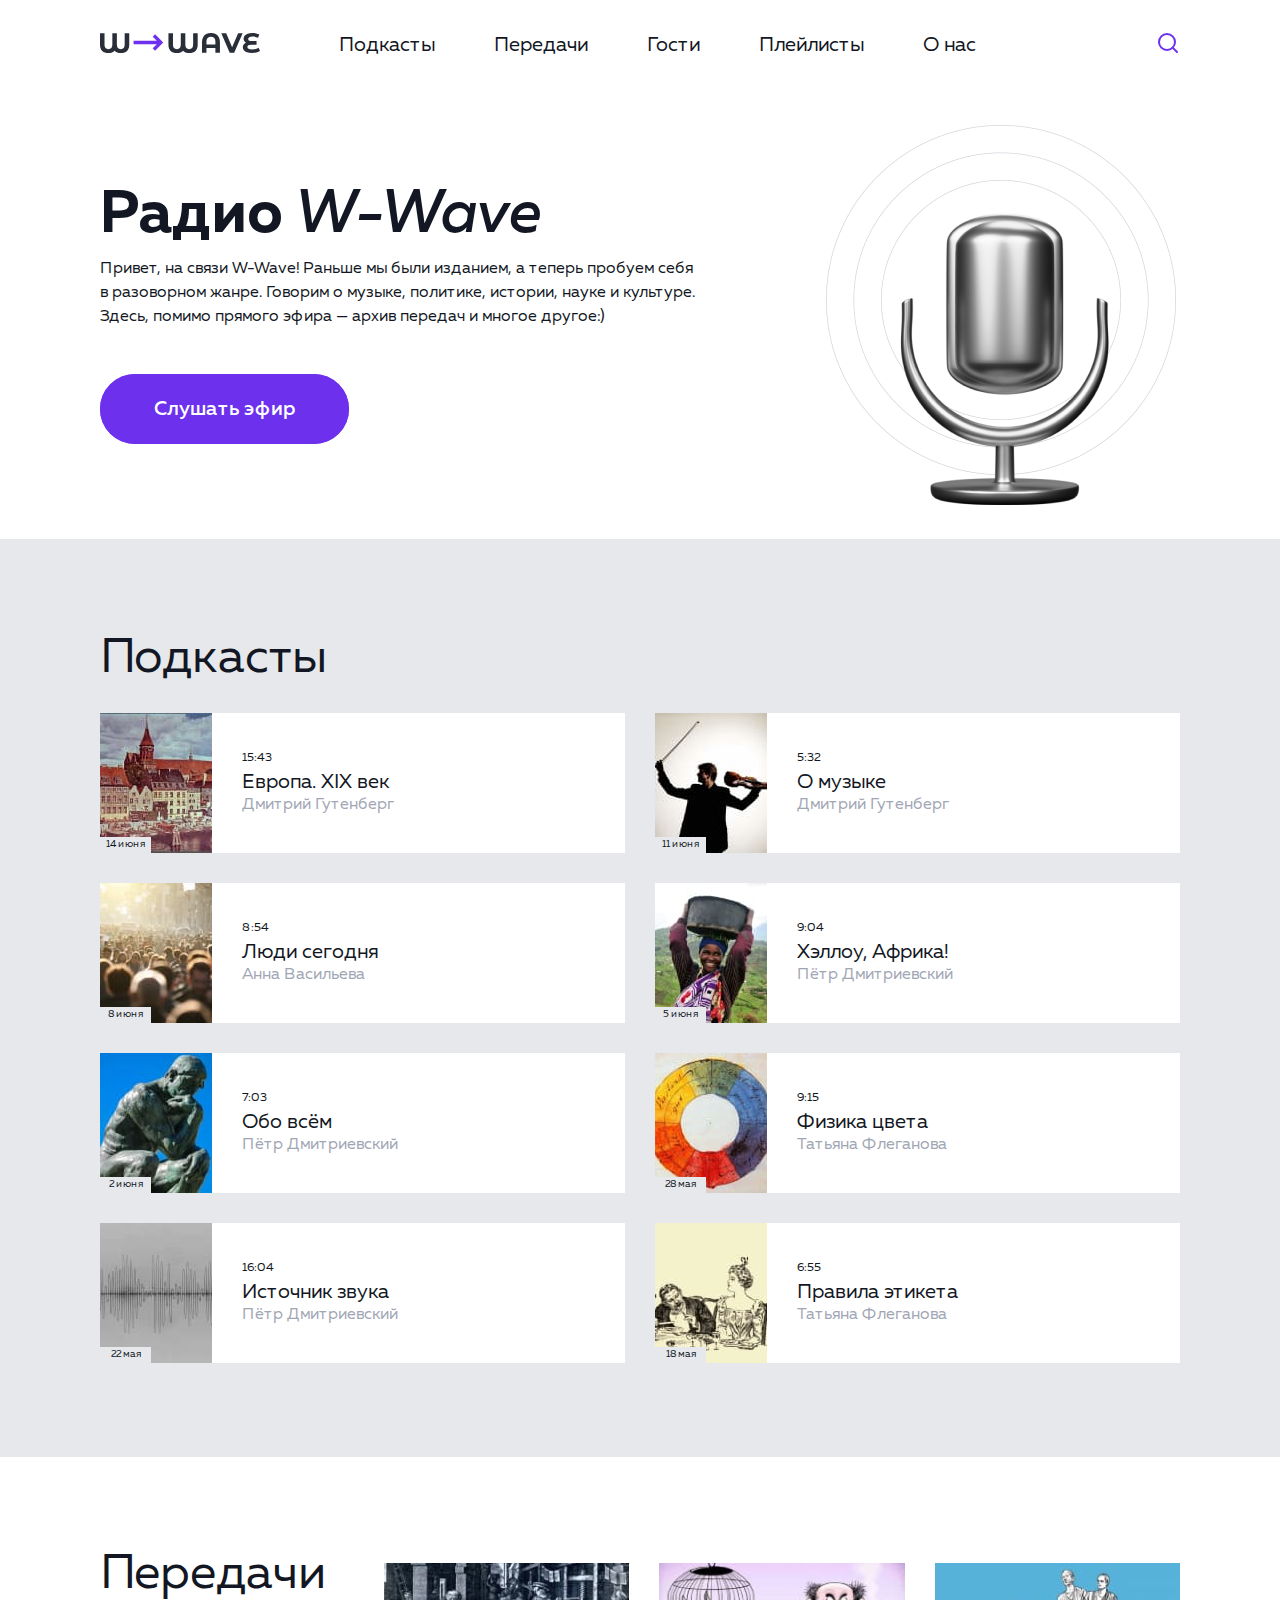
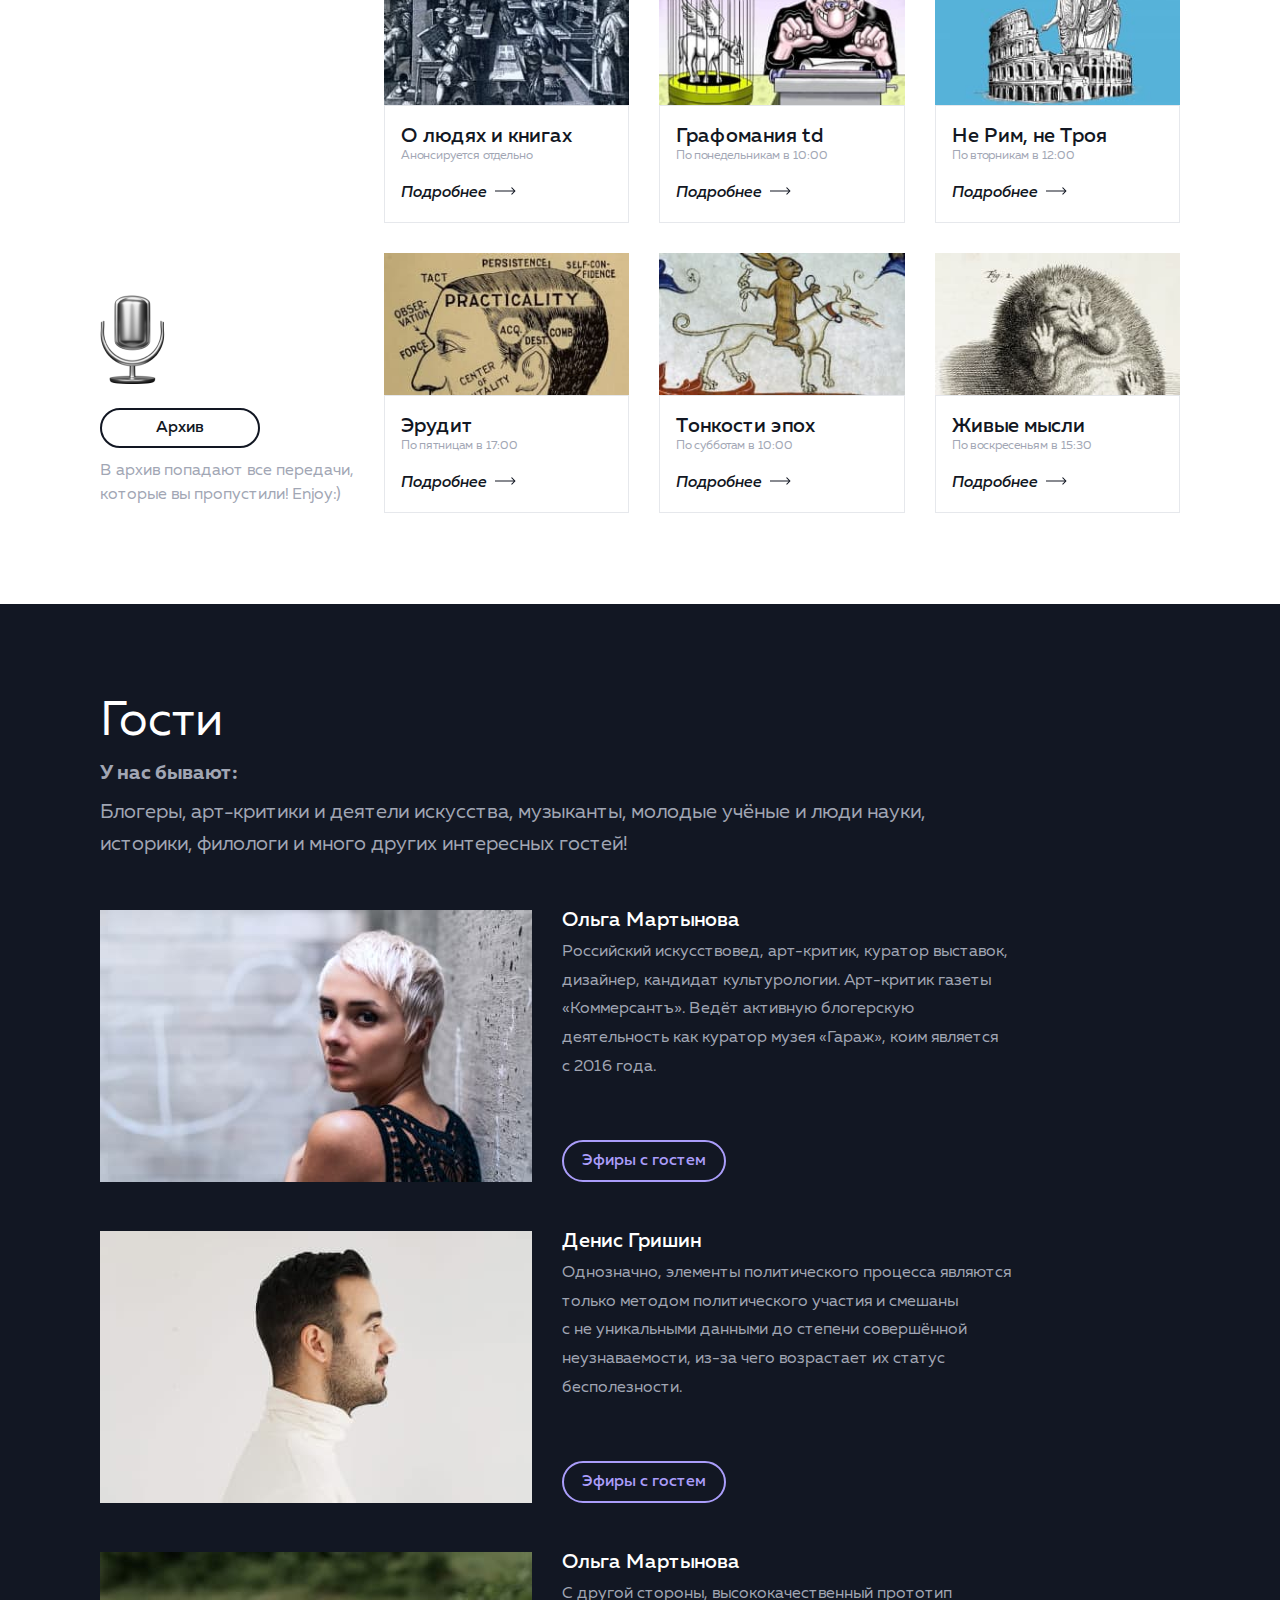
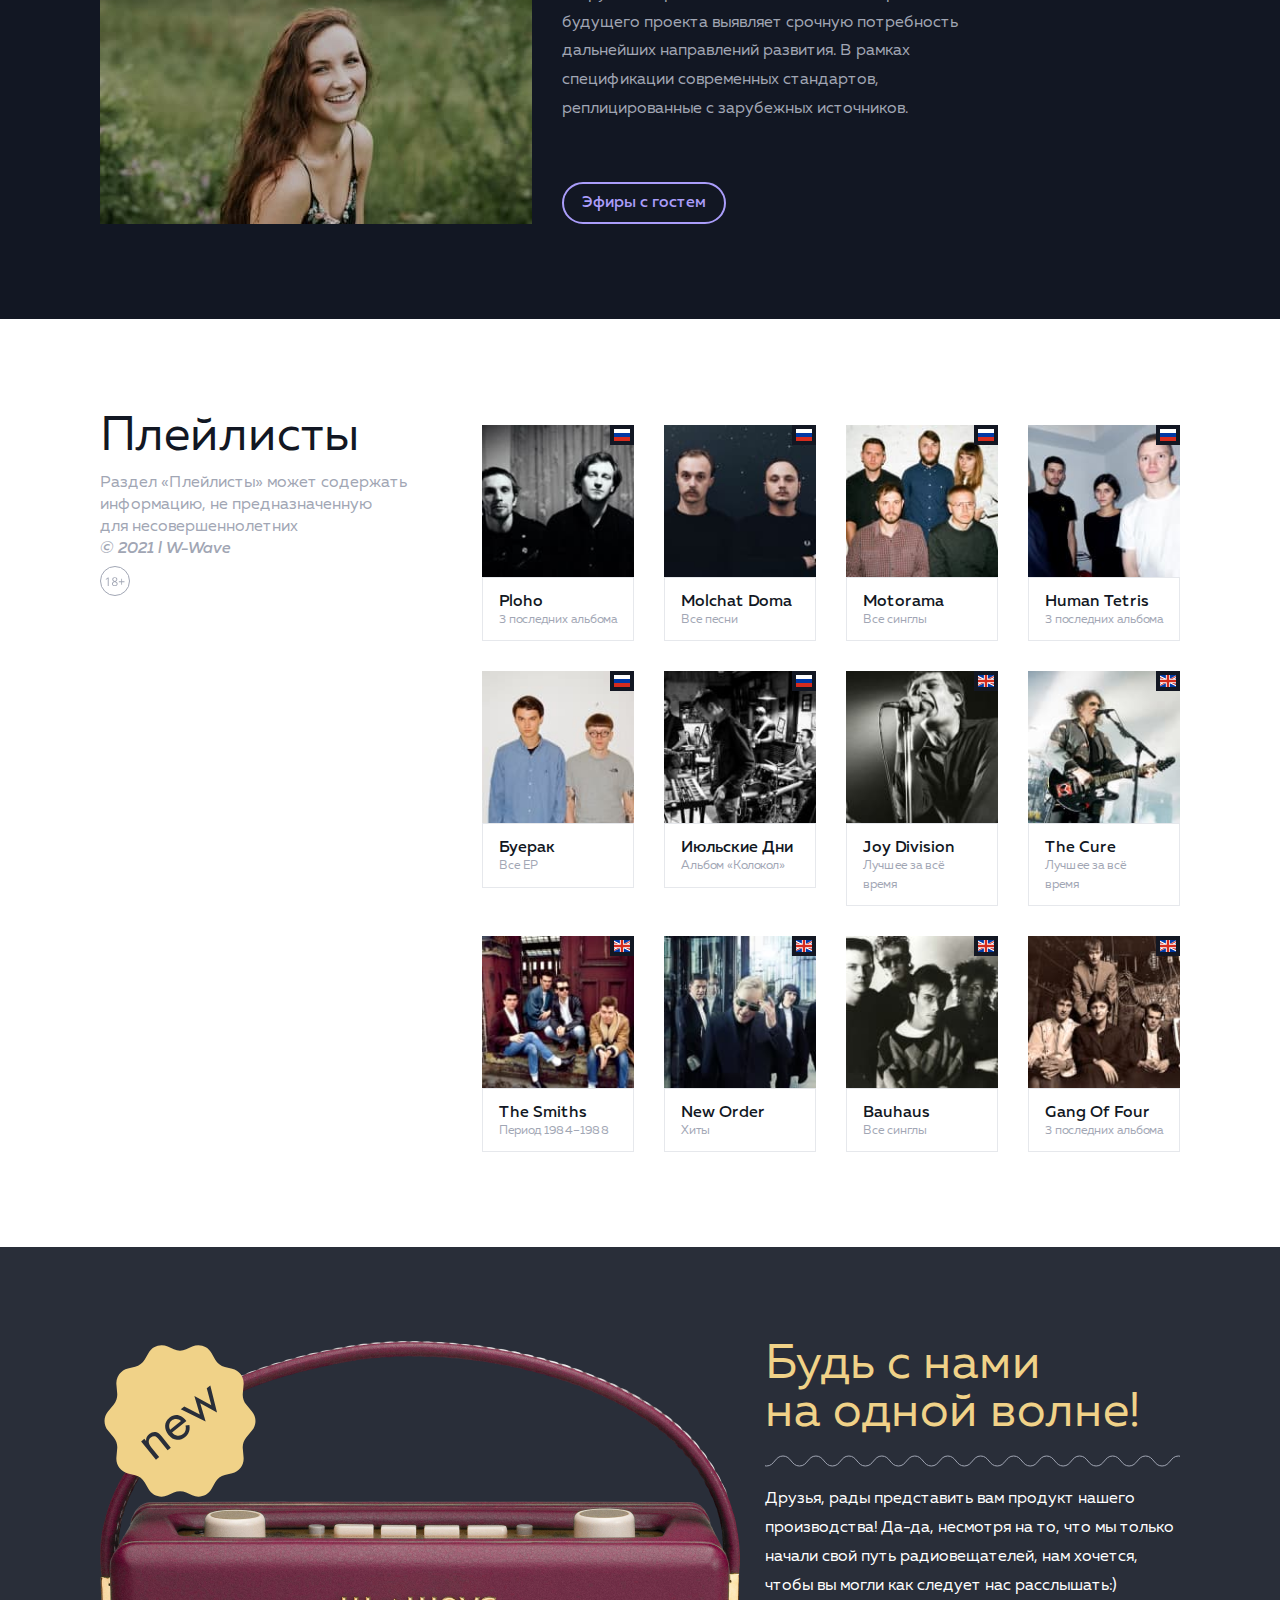
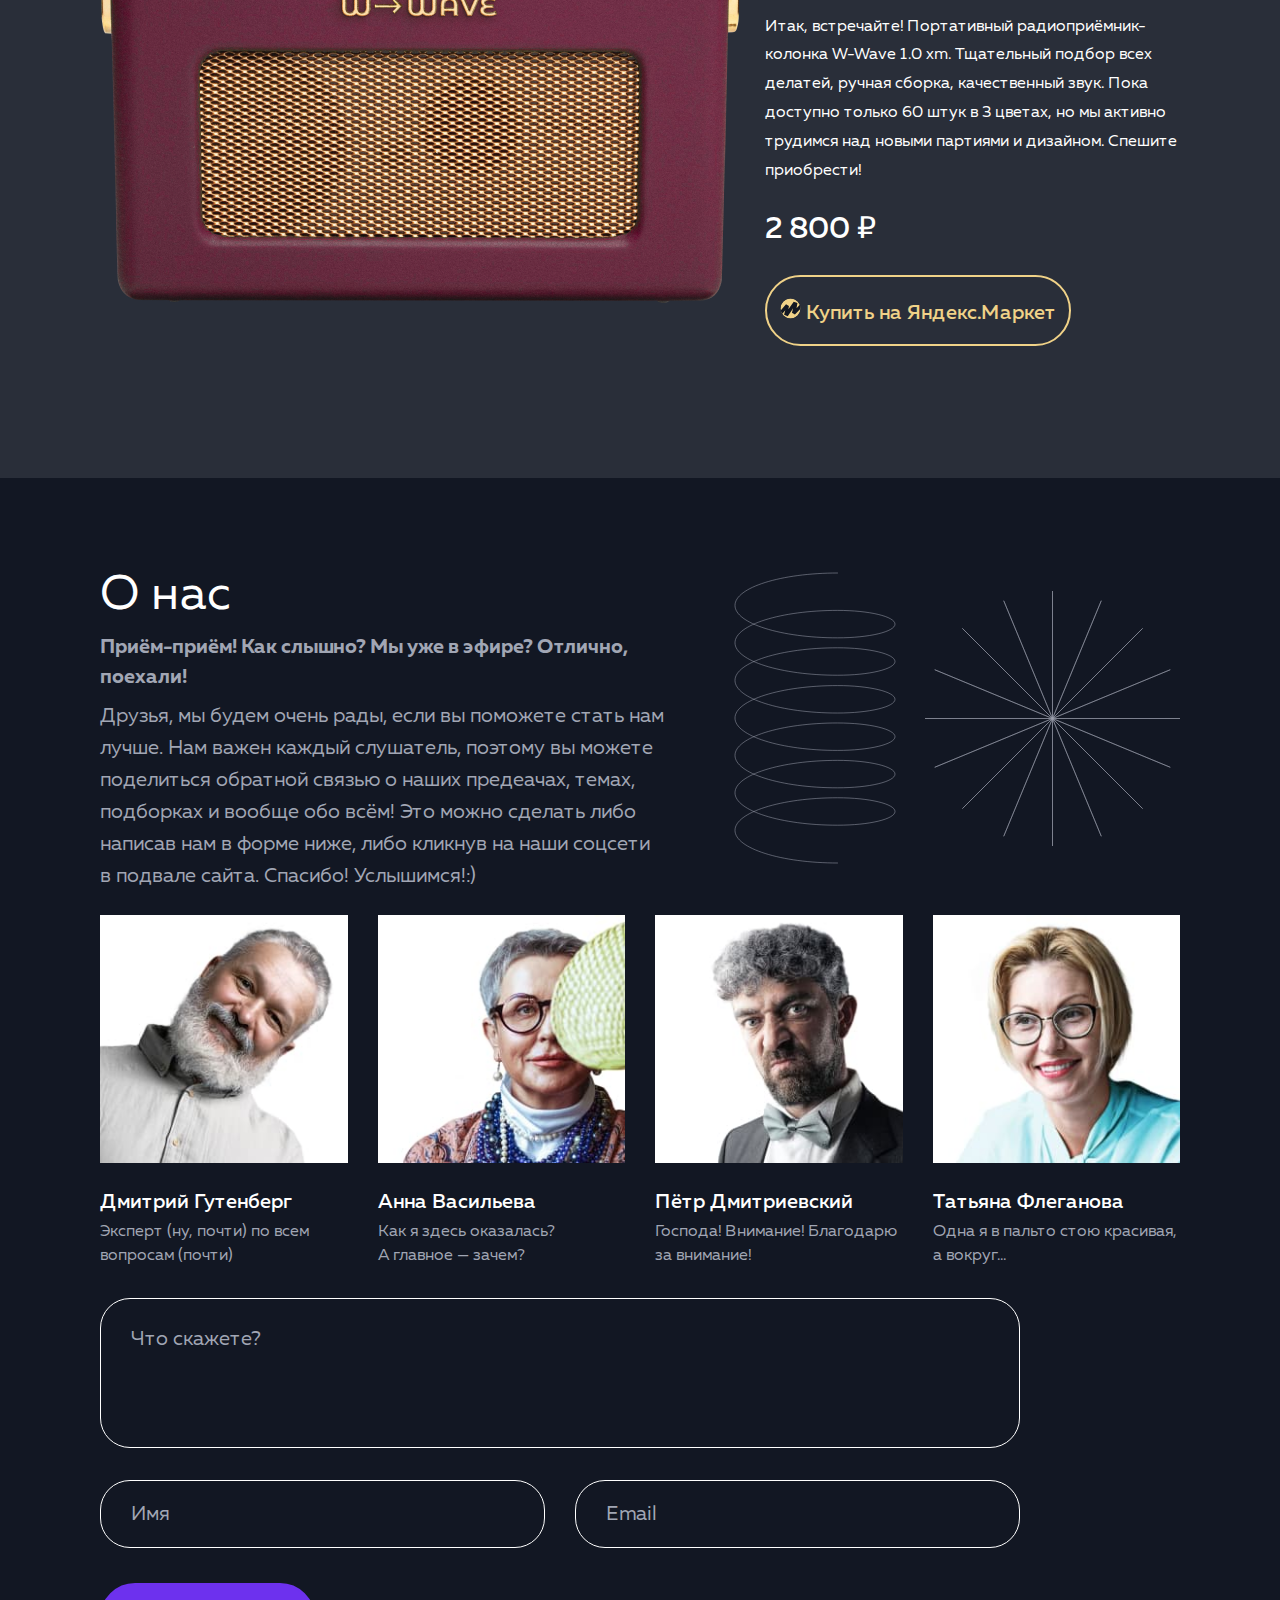
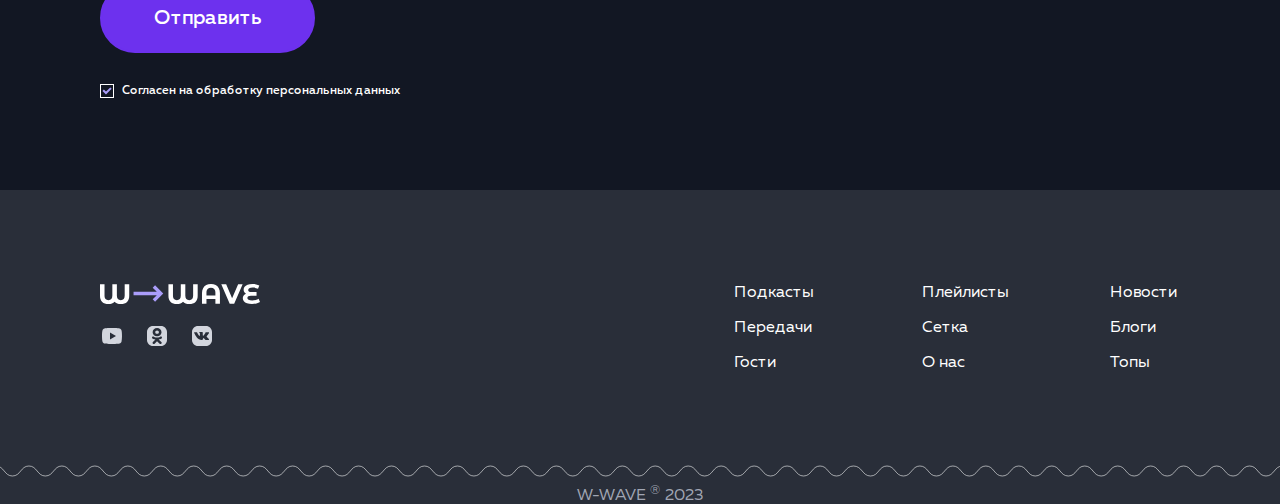
<file: w-wave/index.html>
<!DOCTYPE html>
<html lang="ru">

<head>
  <meta charset="UTF-8">
  <meta name="viewport" content="width=device-width, initial-scale=1.0">
  <title>W-WAVE</title>
  <link rel="icon" type="image/x-icon" href="favicon.svg">
  <link rel="stylesheet" href="css/normalize.css">
  <link rel="stylesheet" href="css/fonts.css">
  <link rel="stylesheet" href="css/style.css">
  <link rel="stylesheet" href="css/media.css">
</head>

<body>
  <header class="header">
    <div class="header__container container">
      <div class="header__wrapper wrapper">
        <a class="header__logo logo" href="#">
          <img class="logo__img" src="img/logo-header.svg" alt="Логотип W-WAVE">
        </a>

        <nav class="header__nav nav">
          <ul class="nav__list list-reset">
            <li class="nav__item">
              <a class="nav__link" href="#podcasts">Подкасты</a>
            </li>
            <li class="nav__item">
              <a class="nav__link" href="#broadcasts">Передачи</a>
            </li>
            <li class="nav__item">
              <a class="nav__link" href="#guests">Гости</a>
            </li>
            <li class="nav__item">
              <a class="nav__link" href="#playlists">Плейлисты</a>
            </li>
            <li class="nav__item">
              <a class="nav__link" href="#about">О&nbsp;нас</a>
            </li>
          </ul>
        </nav>

        <button class="header__search btn-reset btn_icon" aria-label="Поиск">
          <svg class="icon icon_search" viewBox="0 0 24 24" xmlns="http://www.w3.org/2000/svg">
            <path class="icon__path" d="M11 19C15.4183 19 19 15.4183 19 11C19 6.58172 15.4183 3 11 3C6.58172 3 3 6.58172 3 11C3 15.4183 6.58172 19 11 19Z" stroke-width="2" stroke-linecap="round" stroke-linejoin="round"/>
            <path class="icon__path" d="M21 21L16.65 16.65" stroke-width="2" stroke-linecap="round" stroke-linejoin="round"/>
          </svg>
        </button>
      </div>
    </div>
  </header>

  <main class="main">
    <section class="hero section-offset">
      <div class="hero__container container">
        <div class="hero__wrapper wrapper hero-decoration">
          <h1 class="hero__title" tabindex="0">Радио <em class="hero__name">W-Wave</em></h1>
          <p class="hero__desc desc" tabindex="0">
            Привет, на&nbsp;связи W-Wave! Раньше мы&nbsp;были изданием, а&nbsp;теперь пробуем себя в&nbsp;разоворном жанре.
            Говорим о&nbsp;музыке, политике, истории, науке и&nbsp;культуре. Здесь, помимо прямого эфира&nbsp;&mdash; архив передач и&nbsp;многое другое:)
          </p>
          <a class="hero__btn btn-reset btn btn_primary" href="#">Слушать эфир</a>
        </div>
      </div>
    </section>

    <section class="podcasts section-offset" id="podcasts">
      <div class="podcasts__container container">
        <div class="podcasts__wrapper wrapper">
          <h2 class="podcasts__title section-title" tabindex="0">Подкасты</h2>
          <ul class="podcasts__list list-reset">
            <li class="podcasts__item">
              <article class="podcasts__card podcast">
                <div class="podcast__poster">
                  <picture class="podcast__pic">
                    <source srcset="img/podcasts-1.jpg" media="(max-width: 576px)">
                    <img class="podcast__img" src="img/podcasts-lg-1.jpg" alt="Обложка подкаста 'Европа 19 век'">
                  </picture>
                  <span class="podcast__date">14 июня</span>
                </div>
                <div class="podcast__content">
                  <span class="podcast__duration">15:43</span>
                  <h3 class="podcast__title subtitle" tabindex="0">Европа. XIX век</h3>
                  <span class="podcast__author desc" tabindex="0">Дмитрий Гутенберг</span>
                </div>
              </article>
            </li>

            <li class="podcasts__item">
              <article class="podcasts__card podcast">
                <div class="podcast__poster">
                  <picture class="podcast__pic">
                    <source srcset="img/podcasts-2.jpg" media="(max-width: 576px)">
                    <img class="podcast__img" src="img/podcasts-lg-2.jpg" alt="Обложка подкаста 'О музыке'">
                  </picture>
                  <span class="podcast__date">11 июня</span>
                </div>
                <div class="podcast__content">
                  <span class="podcast__duration">5:32</span>
                  <h3 class="podcast__title subtitle" tabindex="0">О&nbsp;музыке</h3>
                  <span class="podcast__author desc" tabindex="0">Дмитрий Гутенберг</span>
                </div>
              </article>
            </li>

            <li class="podcasts__item">
              <article class="podcasts__card podcast">
                <div class="podcast__poster">
                  <picture class="podcast__pic">
                    <source srcset="img/podcasts-3.jpg" media="(max-width: 576px)">
                    <img class="podcast__img" src="img/podcasts-lg-3.jpg" alt="Обложка подкаста 'Люди сегодня'">
                  </picture>
                  <span class="podcast__date">8 июня</span>
                </div>
                <div class="podcast__content">
                  <span class="podcast__duration">8:54</span>
                  <h3 class="podcast__title subtitle" tabindex="0">Люди сегодня</h3>
                  <span class="podcast__author desc" tabindex="0">Анна Васильева</span>
                </div>
              </article>
            </li>

            <li class="podcasts__item">
              <article class="podcasts__card podcast">
                <div class="podcast__poster">
                  <picture class="podcast__pic">
                    <source srcset="img/podcasts-4.jpg" media="(max-width: 576px)">
                    <img class="podcast__img" src="img/podcasts-lg-4.jpg" alt="Обложка подкаста 'Хэлоу, Африка!'">
                  </picture>
                  <span class="podcast__date">5 июня</span>
                </div>
                <div class="podcast__content">
                  <span class="podcast__duration">9:04</span>
                  <h3 class="podcast__title subtitle" tabindex="0">Хэллоу, Африка!</h3>
                  <span class="podcast__author desc" tabindex="0">Пётр Дмитриевский</span>
                </div>
              </article>
            </li>

            <li class="podcasts__item">
              <article class="podcasts__card podcast">
                <div class="podcast__poster">
                  <picture class="podcast__pic">
                    <source srcset="img/podcasts-5.jpg" media="(max-width: 576px)">
                    <img class="podcast__img" src="img/podcasts-lg-5.jpg" alt="Обложка подкаста 'Обо всем'">
                  </picture>
                  <span class="podcast__date">2 июня</span>
                </div>
                <div class="podcast__content">
                  <span class="podcast__duration">7:03</span>
                  <h3 class="podcast__title subtitle" tabindex="0">Обо всём</h3>
                  <span class="podcast__author desc" tabindex="0">Пётр Дмитриевский</span>
                </div>
              </article>
            </li>

            <li class="podcasts__item">
              <article class="podcasts__card podcast">
                <div class="podcast__poster">
                  <picture class="podcast__pic">
                    <source srcset="img/podcasts-6.jpg" media="(max-width: 576px)">
                    <img class="podcast__img" src="img/podcasts-lg-6.jpg" alt="Обложка подкаста 'Физика цвета'">
                  </picture>
                  <span class="podcast__date">28 мая</span>
                </div>
                <div class="podcast__content">
                  <span class="podcast__duration">9:15</span>
                  <h3 class="podcast__title subtitle" tabindex="0">Физика цвета</h3>
                  <span class="podcast__author desc" tabindex="0">Татьяна Флеганова</span>
                </div>
              </article>
            </li>

            <li class="podcasts__item">
              <article class="podcasts__card podcast">
                <div class="podcast__poster">
                  <picture class="podcast__pic">
                    <source srcset="img/podcasts-7.jpg" media="(max-width: 576px)">
                    <img class="podcast__img" src="img/podcasts-lg-7.jpg" alt="Обложка подкаста 'Источник звука'">
                  </picture>
                  <span class="podcast__date">22 мая</span>
                </div>
                <div class="podcast__content">
                  <span class="podcast__duration">16:04</span>
                  <h3 class="podcast__title subtitle" tabindex="0">Источник звука</h3>
                  <span class="podcast__author desc" tabindex="0">Пётр Дмитриевский</span>
                </div>
              </article>
            </li>

            <li class="podcasts__item">
              <article class="podcasts__card podcast">
                <div class="podcast__poster">
                  <picture class="podcast__pic">
                    <source srcset="img/podcasts-8.jpg" media="(max-width: 576px)">
                    <img class="podcast__img" src="img/podcasts-lg-8.jpg" alt="Обложка подкаста 'Правила этикета'">
                  </picture>
                  <span class="podcast__date">18 мая</span>
                </div>
                <div class="podcast__content">
                  <span class="podcast__duration">6:55</span>
                  <h3 class="podcast__title subtitle" tabindex="0">Правила этикета</h3>
                  <span class="podcast__author desc" tabindex="0">Татьяна Флеганова</span>
                </div>
              </article>
            </li>
          </ul>
        </div>
      </div>
    </section>

    <section class="broadcasts section-offset">
      <div class="broadcasts__container container">
        <div class="broadcasts__wrapper wrapper">
          <h2 class="broadcasts__title section-title" tabindex="0">Передачи</h2>
          <ul class="broadcasts__list list-reset">
            <li class="broadcasts__item">
              <article class="broadcasts__card broadcast">
                <picture class="broadcast__pic">
                  <source srcset="img/broadcasts-1.jpg" media="(max-width: 576px)">
                  <img class="broadcast__img" src="img/broadcasts-lg-1.jpg" alt="Обложка передачи 'О людях и книгах'">
                </picture>
                <div class="broadcast__content">
                  <h3 class="broadcast__title subtitle" tabindex="0">О&nbsp;людях и&nbsp;книгах</h3>
                  <span class="broadcast__schedule sub">Анонсируется отдельно</span>
                  <a class="broadcast__more more-link" href="#">
                    Подробнее
                    <svg class="icon icon_arrow" width="28" height="12" viewBox="0 0 28 12" fill="none" xmlns="http://www.w3.org/2000/svg">
                      <g>
                        <path class="icon__path" d="M24.3536 6.35355C24.5488 6.15829 24.5488 5.84171 24.3536 5.64645L21.1716 2.46447C20.9763 2.2692 20.6597 2.2692 20.4645 2.46447C20.2692 2.65973 20.2692 2.97631 20.4645 3.17157L23.2929 6L20.4645 8.82843C20.2692 9.02369 20.2692 9.34027 20.4645 9.53553C20.6597 9.7308 20.9763 9.7308 21.1716 9.53553L24.3536 6.35355ZM4 6.5H24V5.5H4V6.5Z"/>
                      </g>
                    </svg>
                  </a>
                </div>
              </article>
            </li>

            <li class="broadcasts__item">
              <article class="broadcasts__card broadcast">
                <picture class="broadcast__pic">
                  <source srcset="img/broadcasts-2.jpg" media="(max-width: 576px)">
                  <img class="broadcast__img" src="img/broadcasts-lg-2.jpg" alt="Обложка передачи 'Графомания td'">
                </picture>
                <div class="broadcast__content">
                  <h3 class="broadcast__title subtitle" tabindex="0">Графомания&nbsp;td</h3>
                  <span class="broadcast__schedule sub">По&nbsp;понедельникам в&nbsp;10:00</span>
                  <a class="broadcast__more more-link" href="#">
                    Подробнее
                    <svg class="icon icon_arrow" width="28" height="12" viewBox="0 0 28 12" fill="none" xmlns="http://www.w3.org/2000/svg">
                      <g>
                        <path class="icon__path" d="M24.3536 6.35355C24.5488 6.15829 24.5488 5.84171 24.3536 5.64645L21.1716 2.46447C20.9763 2.2692 20.6597 2.2692 20.4645 2.46447C20.2692 2.65973 20.2692 2.97631 20.4645 3.17157L23.2929 6L20.4645 8.82843C20.2692 9.02369 20.2692 9.34027 20.4645 9.53553C20.6597 9.7308 20.9763 9.7308 21.1716 9.53553L24.3536 6.35355ZM4 6.5H24V5.5H4V6.5Z"/>
                      </g>
                    </svg>
                  </a>
                </div>
              </article>
            </li>

            <li class="broadcasts__item">
              <article class="broadcasts__card broadcast">
                <picture class="broadcast__pic">
                  <source srcset="img/broadcasts-3.jpg" media="(max-width: 576px)">
                  <img class="broadcast__img" src="img/broadcasts-lg-3.jpg" alt="Обложка передачи 'Не Рим, не Троя'">
                </picture>
                <div class="broadcast__content">
                  <h3 class="broadcast__title subtitle" tabindex="0">Не&nbsp;Рим, не&nbsp;Троя</h3>
                  <span class="broadcast__schedule sub">По&nbsp;вторникам в&nbsp;12:00</span>
                  <a class="broadcast__more more-link" href="#">
                    Подробнее
                    <svg class="icon icon_arrow" width="28" height="12" viewBox="0 0 28 12" fill="none" xmlns="http://www.w3.org/2000/svg">
                      <g>
                        <path class="icon__path" d="M24.3536 6.35355C24.5488 6.15829 24.5488 5.84171 24.3536 5.64645L21.1716 2.46447C20.9763 2.2692 20.6597 2.2692 20.4645 2.46447C20.2692 2.65973 20.2692 2.97631 20.4645 3.17157L23.2929 6L20.4645 8.82843C20.2692 9.02369 20.2692 9.34027 20.4645 9.53553C20.6597 9.7308 20.9763 9.7308 21.1716 9.53553L24.3536 6.35355ZM4 6.5H24V5.5H4V6.5Z"/>
                      </g>
                    </svg>
                  </a>
                </div>
              </article>
            </li>

            <li class="broadcasts__item">
              <article class="broadcasts__card broadcast">
                <picture class="broadcast__pic">
                  <source srcset="img/broadcasts-4.jpg" media="(max-width: 576px)">
                  <img class="broadcast__img" src="img/broadcasts-lg-4.jpg" alt="Обложка передачи 'Эрудит'">
                </picture>
                <div class="broadcast__content">
                  <h3 class="broadcast__title subtitle" tabindex="0">Эрудит</h3>
                  <span class="broadcast__schedule sub">По&nbsp;пятницам в&nbsp;17:00</span>
                  <a class="broadcast__more more-link" href="#">
                    Подробнее
                    <svg class= "icon icon_arrow" width="28" height="12" viewBox="0 0 28 12" fill="none" xmlns="http://www.w3.org/2000/svg">
                      <g>
                        <path class="icon__path" d="M24.3536 6.35355C24.5488 6.15829 24.5488 5.84171 24.3536 5.64645L21.1716 2.46447C20.9763 2.2692 20.6597 2.2692 20.4645 2.46447C20.2692 2.65973 20.2692 2.97631 20.4645 3.17157L23.2929 6L20.4645 8.82843C20.2692 9.02369 20.2692 9.34027 20.4645 9.53553C20.6597 9.7308 20.9763 9.7308 21.1716 9.53553L24.3536 6.35355ZM4 6.5H24V5.5H4V6.5Z"/>
                      </g>
                    </svg>
                  </a>
                </div>
              </article>
            </li>

            <li class="broadcasts__item">
              <article class="broadcasts__card broadcast">
                <picture class="broadcast__pic">
                  <source srcset="img/broadcasts-5.jpg" media="(max-width: 576px)">
                  <img class="broadcast__img" src="img/broadcasts-lg-5.jpg" alt="Обложка передачи 'Тонкости эпох'">
                </picture>
                <div class="broadcast__content">
                  <h3 class="broadcast__title subtitle" tabindex="0">Тонкости эпох</h3>
                  <span class="broadcast__schedule sub">По&nbsp;субботам в&nbsp;10:00</span>
                  <a class="broadcast__more more-link" href="#">
                    Подробнее
                    <svg class="icon icon_arrow" width="28" height="12" viewBox="0 0 28 12" fill="none" xmlns="http://www.w3.org/2000/svg">
                      <g>
                        <path class="icon__path" d="M24.3536 6.35355C24.5488 6.15829 24.5488 5.84171 24.3536 5.64645L21.1716 2.46447C20.9763 2.2692 20.6597 2.2692 20.4645 2.46447C20.2692 2.65973 20.2692 2.97631 20.4645 3.17157L23.2929 6L20.4645 8.82843C20.2692 9.02369 20.2692 9.34027 20.4645 9.53553C20.6597 9.7308 20.9763 9.7308 21.1716 9.53553L24.3536 6.35355ZM4 6.5H24V5.5H4V6.5Z"/>
                      </g>
                    </svg>
                  </a>
                </div>
              </article>
            </li>

            <li class="broadcasts__item">
              <article class="broadcasts__card broadcast">
                <picture class="broadcast__pic">
                  <source srcset="img/broadcasts-6.jpg" media="(max-width: 767px)">
                  <img class="broadcast__img" src="img/broadcasts-lg-6.jpg" alt="Обложка передачи 'Живые мысли'">
                </picture>
                <div class="broadcast__content">
                  <h3 class="broadcast__title subtitle" tabindex="0">Живые мысли</h3>
                  <span class="broadcast__schedule sub">По&nbsp;воскресеньям в&nbsp;15:30</span>
                  <a class="broadcast__more more-link" href="#">
                    Подробнее
                    <svg class="icon icon_arrow" width="28" height="12" viewBox="0 0 28 12" fill="none" xmlns="http://www.w3.org/2000/svg">
                      <g>
                        <path class="icon__path" d="M24.3536 6.35355C24.5488 6.15829 24.5488 5.84171 24.3536 5.64645L21.1716 2.46447C20.9763 2.2692 20.6597 2.2692 20.4645 2.46447C20.2692 2.65973 20.2692 2.97631 20.4645 3.17157L23.2929 6L20.4645 8.82843C20.2692 9.02369 20.2692 9.34027 20.4645 9.53553C20.6597 9.7308 20.9763 9.7308 21.1716 9.53553L24.3536 6.35355ZM4 6.5H24V5.5H4V6.5Z"/>
                      </g>
                    </svg>
                  </a>
                </div>
              </article>
            </li>
          </ul>

          <div class="broadcasts__archive archive archive-decoration">
            <a class="archive__btn btn-reset btn btn_secondary" href="#">Архив</a>
            <span class="archive__desc desc">
              В&nbsp;архив попадают все передачи, которые вы&nbsp;пропустили! Enjoy:)
            </span>
          </div>
        </div>
      </div>
    </section>

    <section class="guests section-offset" id="guests">
      <div class="guests__container container">
        <div class="guests__wrapper wrapper">
          <h2 class="guests__title section-title">Гости</h2>
          <span class="guests__regular">У&nbsp;нас бывают:</span>
          <p class="guests__desc paragraph">
            Блогеры, арт-критики и&nbsp;деятели искусства, музыканты, молодые учёные и&nbsp;люди науки, историки,
            филологи и&nbsp;много других интересных гостей!
          </p>
          <ul class="guests__list list-reset">
            <li class="guests__item guest">
              <picture class="guest__pic">
                <source srcset="img/guests-1.jpg" media="(max-width: 767px)">
                <source srcset="img/guests-sm-1.jpg" media="(max-width: 992px)">
                <img class="guest__img" src="img/guests-lg-1.jpg" alt="Ольга Мартынова">
              </picture>
              <div class="guest__content">
                <h3 class="guest__name subtitle">Ольга Мартынова</h3>
                <p class="guest__desc desc">
                  Российский искусствовед, арт-критик, куратор выставок, дизайнер, кандидат культурологии.
                  Арт-критик газеты &laquo;Коммерсантъ&raquo;. Ведёт активную блогерскую деятельность как
                  куратор музея &laquo;Гараж&raquo;, коим является с&nbsp;2016&nbsp;года.
                </p>
                <a class="guest__btn btn-reset btn btn_secondary" href="#">Эфиры с&nbsp;гостем</a>
              </div>
            </li>

            <li class="guests__item guest">
              <picture class="guest__pic">
                <source srcset="img/guests-2.jpg" media="(max-width: 767px)">
                <source srcset="img/guests-sm-2.jpg" media="(max-width: 992px)">
                <img class="guest__img" src="img/guests-lg-2.jpg" alt="Денис Гришин">
              </picture>
              <div class="guest__content">
                <h3 class="guest__name subtitle">Денис Гришин</h3>
                <p class="guest__desc desc">
                  Однозначно, элементы политического процесса являются только методом политического участия и&nbsp;смешаны
                  с&nbsp;не&nbsp;уникальными данными до&nbsp;степени совершённой неузнаваемости, из-за чего возрастает
                  их&nbsp;статус бесполезности.
                </p>
                <a class="guest__btn btn-reset btn btn_secondary" href="#">Эфиры с&nbsp;гостем</a>
              </div>
            </li>

            <li class="guests__item guest">
              <picture class="guest__pic">
                <source srcset="img/guests-3.jpg" media="(max-width: 576px)">
                <source srcset="img/guests-sm-3.jpg" media="(max-width: 992px)">
                <img class="guest__img" src="img/guests-lg-3.jpg" alt="Ольга Мартынова">
              </picture>
              <div class="guest__content">
                <h3 class="guest__name subtitle">Ольга Мартынова</h3>
                <p class="guest__desc desc">
                  С&nbsp;другой стороны, высококачественный прототип будущего проекта выявляет срочную потребность
                  дальнейших направлений развития. В&nbsp;рамках спецификации современных стандартов, реплицированные
                  с&nbsp;зарубежных источников.
                </p>
                <a class="guest__btn btn-reset btn btn_secondary" href="#">Эфиры с&nbsp;гостем</a>
              </div>
            </li>
          </ul>
        </div>
      </div>
    </section>

    <section class="playlists section-offset" id="playlists">
      <div class="playlists__container container">
        <div class="playlists__wrapper wrapper">
          <h2 class="playlists__title section-title" tabindex="0">Плейлисты</h2>
          <div class="playlists__warning warning">
            <p class="warning__desc desc">
              Раздел &laquo;Плейлисты&raquo; может содержать информацию, не&nbsp;предназначенную для&nbsp;несовершеннолетних
            </p>
            <span class="warning__copy">© 2021 l W-Wave</span>
            <img class="warning__age-limit" src="img/18.svg" alt="Возрастное ограничение 18+">
          </div>

          <ul class="playlists__list list-reset">
            <li class="playlists__item">
              <article class="playlists__card playlist">
                <picture class="playlist__pic">
                  <source srcset="img/playlists-1.jpg" media="(max-width: 1200px)">
                  <img class="playlist__img" src="img/playlists-lg-1.jpg" alt="Обложка плейлиста 'Ploho'">
                </picture>
                <div class="playlist__content">
                  <h3 class="playlist__name subtitle" tabindex="0">Ploho</h3>
                  <span class="playlist__desc sub">3&nbsp;последних альбома</span>
                </div>
                <img class="playlist__country" src="img/country-ru.jpg" alt="" aria-hidden="true">
              </article>
            </li>

            <li class="playlists__item">
              <article class="playlists__card playlist">
                <picture class="playlist__pic">
                  <source srcset="img/playlists-2.jpg" media="(max-width: 1200px)">
                  <img class="playlist__img" src="img/playlists-lg-2.jpg" alt="Обложка плейлиста 'Molchat Doma'">
                </picture>
                <div class="playlist__content">
                  <h3 class="playlist__name subtitle" tabindex="0">Molchat Doma</h3>
                  <span class="playlist__desc sub">Все песни</span>
                </div>
                <img class="playlist__country" src="img/country-ru.jpg" alt="" aria-hidden="true">
              </article>
            </li>

            <li class="playlists__item">
              <article class="playlists__card playlist">
                <picture class="playlist__pic">
                  <source srcset="img/playlists-3.jpg" media="(max-width: 1200px)">
                  <img class="playlist__img" src="img/playlists-lg-3.jpg" alt="Обложка плейлиста 'Motorama'">
                </picture>
                <div class="playlist__content">
                  <h3 class="playlist__name subtitle" tabindex="0">Motorama</h3>
                  <span class="playlist__desc sub">Все синглы</span>
                </div>
                <img class="playlist__country" src="img/country-ru.jpg" alt="" aria-hidden="true">
              </article>
            </li>

            <li class="playlists__item">
              <article class="playlists__card playlist">
                <picture class="playlist__pic">
                  <source srcset="img/playlists-4.jpg" media="(max-width: 1200px)">
                  <img class="playlist__img" src="img/playlists-lg-4.jpg" alt="Обложка плейлиста 'Human Tetris'">
                </picture>
                <div class="playlist__content">
                  <h3 class="playlist__name subtitle" tabindex="0">Human Tetris</h3>
                  <span class="playlist__desc sub">3&nbsp;последних альбома</span>
                </div>
                <img class="playlist__country" src="img/country-ru.jpg" alt="" aria-hidden="true">
              </article>
            </li>

            <li class="playlists__item">
              <article class="playlists__card playlist">
                <picture class="playlist__pic">
                  <source srcset="img/playlists-5.jpg" media="(max-width: 1200px)">
                  <img class="playlist__img" src="img/playlists-lg-5.jpg" alt="Обложка плейлиста 'Буерак'">
                </picture>
                <div class="playlist__content">
                  <h3 class="playlist__name subtitle" tabindex="0">Буерак</h3>
                  <span class="playlist__desc sub">Все&nbsp;EP</span>
                </div>
                <img class="playlist__country" src="img/country-ru.jpg" alt="" aria-hidden="true">
              </article>
            </li>

            <li class="playlists__item">
              <article class="playlists__card playlist">
                <picture class="playlist__pic">
                  <source srcset="img/playlists-6.jpg" media="(max-width: 1200px)">
                  <img class="playlist__img" src="img/playlists-lg-6.jpg" alt="Обложка плейлиста 'Июльские Дни'">
                </picture>
                <div class="playlist__content">
                  <h3 class="playlist__name subtitle" tabindex="0">Июльские Дни</h3>
                  <span class="playlist__desc sub">Альбом &laquo;Колокол&raquo;</span>
                </div>
                <img class="playlist__country" src="img/country-ru.jpg" alt="" aria-hidden="true">
              </article>
            </li>

            <li class="playlists__item">
              <article class="playlists__card playlist">
                <picture class="playlist__pic">
                  <source srcset="img/playlists-7.jpg" media="(max-width: 1200px)">
                  <img class="playlist__img" src="img/playlists-lg-7.jpg" alt="Обложка плейлиста 'Joy Division'">
                </picture>
                <div class="playlist__content">
                  <h3 class="playlist__name subtitle" tabindex="0">Joy Division</h3>
                  <span class="playlist__desc sub">Лучшее за&nbsp;всё время</span>
                </div>
                <img class="playlist__country" src="img/country-uk.jpg" alt="" aria-hidden="true">
              </article>
            </li>

            <li class="playlists__item">
              <article class="playlists__card playlist">
                <picture class="playlist__pic">
                  <source srcset="img/playlists-8.jpg" media="(max-width: 1200px)">
                  <img class="playlist__img" src="img/playlists-lg-8.jpg" alt="Обложка плейлиста 'The Cure'">
                </picture>
                <div class="playlist__content">
                  <h3 class="playlist__name subtitle" tabindex="0">The Cure</h3>
                  <span class="playlist__desc sub">Лучшее за&nbsp;всё время</span>
                </div>
                <img class="playlist__country" src="img/country-uk.jpg" alt="" aria-hidden="true">
              </article>
            </li>

            <li class="playlists__item">
              <article class="playlists__card playlist">
                <picture class="playlist__pic">
                  <source srcset="img/playlists-9.jpg" media="(max-width: 1200px)">
                  <img class="playlist__img" src="img/playlists-lg-9.jpg" alt="Обложка плейлиста 'The Smiths'">
                </picture>
                <div class="playlist__content">
                  <h3 class="playlist__name subtitle" tabindex="0">The Smiths</h3>
                  <span class="playlist__desc sub">Период 1984&ndash;1988</span>
                </div>
                <img class="playlist__country" src="img/country-uk.jpg" alt="" aria-hidden="true">
              </article>
            </li>

            <li class="playlists__item">
              <article class="playlists__card playlist">
                <picture class="playlist__pic">
                  <source srcset="img/playlists-10.jpg" media="(max-width: 1200px)">
                  <img class="playlist__img" src="img/playlists-lg-10.jpg" alt="Обложка плейлиста 'New Order'">
                </picture>
                <div class="playlist__content">
                  <h3 class="playlist__name subtitle" tabindex="0">New Order</h3>
                  <span class="playlist__desc sub">Хиты</span>
                </div>
                <img class="playlist__country" src="img/country-uk.jpg" alt="" aria-hidden="true">
              </article>
            </li>

            <li class="playlists__item">
              <article class="playlists__card playlist">
                <picture class="playlist__pic">
                  <source srcset="img/playlists-11.jpg" media="(max-width: 1200px)">
                  <img class="playlist__img" src="img/playlists-lg-11.jpg" alt="Обложка плейлиста 'Bauhaus'">
                </picture>
                <div class="playlist__content">
                  <h3 class="playlist__name subtitle" tabindex="0">Bauhaus</h3>
                  <span class="playlist__desc sub">Все синглы</span>
                </div>
                <img class="playlist__country" src="img/country-uk.jpg" alt="" aria-hidden="true">
              </article>
            </li>

            <li class="playlists__item">
              <article class="playlists__card playlist">
                <picture class="playlist__pic">
                  <source srcset="img/playlists-12.jpg" media="(max-width: 1200px)">
                  <img class="playlist__img" src="img/playlists-lg-12.jpg" alt="Обложка плейлиста 'Gang Of Four'">
                </picture>
                <div class="playlist__content">
                  <h3 class="playlist__name subtitle" tabindex="0">Gang Of&nbsp;Four</h3>
                  <span class="playlist__desc sub">3&nbsp;последних альбома</span>
                </div>
                <img class="playlist__country" src="img/country-uk.jpg" alt="" aria-hidden="true">
              </article>
            </li>
          </ul>
        </div>
      </div>
    </section>

    <section class="ad section-offset">
      <div class="ad__container container">
        <div class="ad__wrapper wrapper">
          <div class="ad__poster">
            <picture class="ad__pic">
              <source srcset="img/radio.png" media="(max-width: 576px)">
              <source srcset="img/radio-sm.png" media="(max-width: 992px)">
              <source srcset="img/radio-md.png" media="(max-width: 1200px)">
              <img class="ad__img" src="img/radio-lg.png" alt="Радиоприемник W-Wave 1.0 xm">
            </picture>
            <img class="ad__new" src="img/new.svg" alt="" aria-hidden="true">
          </div>
          <div class="ad__content">
            <h2 class="ad__title section-title">Будь с&nbsp;нами на&nbsp;одной волне!</h2>
            <p class="ad__desc ad__desc_first desc wave-decoration">
              Друзья, рады представить вам продукт нашего производства! Да-да, несмотря на&nbsp;то, что мы&nbsp;только
              начали свой путь радиовещателей, нам хочется, чтобы вы&nbsp;могли как следует нас расслышать:)
            </p>
            <p class="ad__desc ad__desc_last desc">
              Итак, встречайте! Портативный радиоприёмник-колонка W-Wave 1.0&nbsp;xm. Тщательный подбор всех делатей,
              ручная сборка, качественный звук. Пока доступно только 60&nbsp;штук в&nbsp;3&nbsp;цветах,
              но&nbsp;мы&nbsp;активно трудимся над новыми партиями и&nbsp;дизайном. Спешите приобрести!
            </p>
            <span class="ad__price">2&nbsp;800&nbsp;₽</span>
            <a class="ad__btn btn-reset btn btn_secondary" href="#">
              <svg class="icon icon_yandex" viewBox="0 0 21 20" xmlns="http://www.w3.org/2000/svg">
                <g clip-path="url(#clip0_113302_385)">
                  <path class="icon__path icon__path_circle" d="M10.5 20C16.0228 20 20.5 15.5228 20.5 9.99998C20.5 4.47714 16.0228 0 10.5 0C4.97724 0 0.5 4.47714 0.5 9.99998C0.5 15.5228 4.97724 20 10.5 20Z"/>
                  <path class="icon__path icon__path_line" d="M17.4385 4.54391L13.7295 3.17676L8.3957 10.8637L8.92677 7.3751L6.02058 5.68219L0.67395 12.1141C0.924269 13.3858 1.4102 14.5718 2.08387 15.6239L5.27373 11.7711L4.09993 16.2962L7.73707 17.6271L13.1408 9.8464L11.9569 14.2958L14.9033 16.0179L20.558 10.3174C20.5592 10.2534 20.5599 10.1889 20.5599 10.1246C20.5599 8.78258 20.3017 7.50132 19.8329 6.32896L16.5482 9.6538L17.4385 4.54391Z" fill="#121723"/>
                </g>
                <defs>
                  <clipPath id="clip0_113302_385">
                    <rect x="0.5" width="20" height="20" rx="10" fill="white"/>
                  </clipPath>
                </defs>
              </svg>
              Купить на&nbsp;Яндекс.Маркет
            </a>
          </div>
        </div>
      </div>
    </section>

    <section class="about section-offset" id="about">
      <div class="about__container container">
        <div class="about__wrapper wrapper">
          <div class="about__topic">
            <div class="about__content">
              <h2 class="about__title section-title">О&nbsp;нас</h2>
              <span class="about__check">Приём-приём! Как слышно? Мы&nbsp;уже в&nbsp;эфире? Отлично, поехали!</span>
              <p class="about__desc paragraph">
                Друзья, мы&nbsp;будем очень рады, если вы&nbsp;поможете стать нам лучше. Нам важен каждый слушатель,
                поэтому вы&nbsp;можете поделиться обратной связью о&nbsp;наших предеачах, темах, подборках и&nbsp;вообще
                обо всём! Это можно сделать либо написав нам в&nbsp;форме ниже, либо кликнув на&nbsp;наши соцсети
                в&nbsp;подвале сайта. Спасибо! Услышимся!:)
              </p>
            </div>
            <picture class="about__decoration">
              <source srcset="img/about-decoration-sm.svg" media="(max-width: 992px)">
              <source srcset="img/about-decoration-md.svg" media="(max-width: 1200px)">
              <img src="img/about-decoration-lg.svg" alt="" aria-hidden="true">
            </picture>
          </div>

          <ul class="about__list list-reset">
            <li class="about__item presenter">
              <picture class="presenter__pic">
                <source srcset="img/about-1.jpg" media="(max-width: 576px)">
                <source srcset="img/about-sm-1.jpg" media="(max-width: 992px)">
                <source srcset="img/about-md-1.jpg" media="(max-width: 1200px)">
                <img class="presenter__img" src="img/about-lg-1.jpg" alt="Дмитрий Гутенберг">
              </picture>
              <h3 class="presenter__name subtitle">Дмитрий Гутенберг</h3>
              <span class="presenter__slogan desc">Эксперт (ну, почти) по&nbsp;всем вопросам (почти)</span>
            </li>

            <li class="about__item presenter">
              <picture class="presenter__pic">
                <source srcset="img/about-2.jpg" media="(max-width: 576px)">
                <source srcset="img/about-sm-2.jpg" media="(max-width: 992px)">
                <source srcset="img/about-md-2.jpg" media="(max-width: 1200px)">
                <img class="presenter__img" src="img/about-lg-2.jpg" alt="Анна Васильева">
              </picture>
              <h3 class="presenter__name subtitle">Анна Васильева</h3>
              <span class="presenter__slogan desc">Как я&nbsp;здесь оказалась? А&nbsp;главное&nbsp;&mdash; зачем?</span>
            </li>

            <li class="about__item presenter">
              <picture class="presenter__pic">
                <source srcset="img/about-3.jpg" media="(max-width: 576px)">
                <source srcset="img/about-sm-3.jpg" media="(max-width: 992px)">
                <source srcset="img/about-md-3.jpg" media="(max-width: 1200px)">
                <img class="presenter__img" src="img/about-lg-3.jpg" alt="Пётр Дмитриевский">
              </picture>
              <h3 class="presenter__name subtitle">Пётр Дмитриевский</h3>
              <span class="presenter__slogan desc">Господа! Внимание! Благодарю за&nbsp;внимание!</span>
            </li>

            <li class="about__item presenter">
              <picture class="presenter__pic">
                <source srcset="img/about-4.jpg" media="(max-width: 576px)">
                <source srcset="img/about-sm-4.jpg" media="(max-width: 992px)">
                <source srcset="img/about-md-4.jpg" media="(max-width: 1200px)">
                <img class="presenter__img" src="img/about-lg-4.jpg" alt="Татьяна Флеганова">
              </picture>
              <h3 class="presenter__name subtitle">Татьяна Флеганова</h3>
              <span class="presenter__slogan desc">Одна я&nbsp;в&nbsp;пальто стою красивая, а&nbsp;вокруг...</span>
            </li>
          </ul>

          <form class="about__form form" action="https://jsonplaceholder.typicode.com/posts" method="post">
            <div class="form__input input">
              <label class="input__label hidden" for="comment">Введите комментарий:</label>
              <textarea class="input__control input__control_textarea" name="comment" id="comment" cols="30" rows="4" placeholder="Что скажете?"></textarea>
            </div>
            <div class="horizontal-container">
              <div class="form__input input">
                <label class="input__label hidden" for="name">Введите имя:</label>
                <input class="input__control" name="name" id="name" type="text" placeholder="Имя">
              </div>
              <div class="form__input input">
                <label class="input__label hidden" for="email">Введите email:</label>
                <input class="input__control" name="email" id="email" type="email" placeholder="Email">
                <span class="input__error">Ошибка</span>
              </div>
            </div>
            <div class="form__submit-container">
              <button class="form__btn btn-reset btn btn_primary" type="submit">Отправить</button>
              <div class="form__input form__input_checkbox input">
                <label class="input__label input__label_checkbox" for="processing">
                  <input class="input__control input__control_checkbox hidden" type="checkbox" name="processing" id="processing" value="processing" checked>
                  <span class="custom-checkbox">Согласен на&nbsp;обработку персональных данных</span>
                </label>
              </div>
            </div>
          </form>
        </div>
      </div>
    </section>
  </main>

  <footer class="footer long-wave-decoration">
    <div class="footer__container container">
      <div class="footer__wrapper wrapper">
        <div class="footer__col footer__col_socials">
          <a class="footer__logo logo" href="#">
            <img src="img/logo-footer.svg" alt="Логотип W-WAVE">
          </a>

          <address class="footer__socials socials address">
            <ul class="socials__list list-reset">
              <li class="socials__item">
                <a class="socials__link" href="#" aria-label="Мы в Youtube">
                  <svg class="icon icon_social icon_youtube" width="24" height="24" viewBox="0 0 24 24" fill="none" xmlns="http://www.w3.org/2000/svg">
                    <g clip-path="url(#clip0_24531_5372)">
                      <path class="icon__path" d="M21.543 6.498C22 8.28 22 12 22 12C22 12 22 15.72 21.543 17.502C21.289 18.487 20.546 19.262 19.605 19.524C17.896 20 12 20 12 20C12 20 6.107 20 4.395 19.524C3.45 19.258 2.708 18.484 2.457 17.502C2 15.72 2 12 2 12C2 12 2 8.28 2.457 6.498C2.711 5.513 3.454 4.738 4.395 4.476C6.107 4 12 4 12 4C12 4 17.896 4 19.605 4.476C20.55 4.742 21.292 5.516 21.543 6.498ZM10 15.5L16 12L10 8.5V15.5Z"/>
                    </g>
                    <defs>
                      <clipPath id="clip0_24531_5372">
                        <rect width="24" height="24" fill="white"/>
                      </clipPath>
                    </defs>
                  </svg>
                </a>
              </li>

              <li class="socials__item">
                <a class="socials__link" href="#" aria-label="Мы в Одноклассниках">
                  <svg class="icon icon_social icon_ok" width="24" height="24" viewBox="0 0 24 24" fill="none" xmlns="http://www.w3.org/2000/svg">
                    <g id="social_guest" clip-path="url(#clip0_24531_5373)">
                      <g id="Subtract">
                        <path class="icon__path" d="M10.2338 8.14624C10.2338 9.0928 11.0569 9.86023 12.0724 9.86023C13.088 9.86023 13.9111 9.0928 13.9111 8.14624C13.9111 7.19968 13.088 6.43231 12.0724 6.43231C11.0569 6.43231 10.2338 7.19968 10.2338 8.14624Z"/>
                        <path class="icon__path" fill-rule="evenodd" clip-rule="evenodd" d="M8 2C4.68629 2 2 4.68629 2 8V16C2 19.3137 4.68629 22 8 22H16C19.3137 22 22 19.3137 22 16V8C22 4.68629 19.3137 2 16 2H8ZM7.62436 8.14617C7.62436 5.85633 9.61571 4 12.0724 4C14.5292 4 16.5206 5.85633 16.5206 8.14617C16.5206 10.4361 14.5292 12.2925 12.0724 12.2925C9.61571 12.2925 7.62436 10.4361 7.62436 8.14617ZM16.5472 14.4252C16.4907 14.4674 15.4236 15.2535 13.6427 15.5916L16.3307 18.0748C16.8034 18.5147 16.804 19.2285 16.3321 19.6691C15.8602 20.1097 15.0946 20.1104 14.6216 19.6704L12.012 17.3016L9.64177 19.6552C9.4046 19.8846 9.08805 20 8.77109 20C8.46897 20 8.16645 19.8952 7.93169 19.6842C7.45075 19.252 7.43691 18.5384 7.90062 18.0902L10.4519 15.6048C8.62134 15.2746 7.51009 14.468 7.45295 14.4252C6.93171 14.0357 6.84811 13.3262 7.26591 12.8404C7.6839 12.3547 8.44492 12.2767 8.96616 12.6662C8.97719 12.6744 10.1394 13.4883 12.012 13.4895C13.8847 13.4883 15.0228 12.6744 15.0338 12.6662C15.5551 12.2767 16.3163 12.3547 16.7341 12.8404C17.1519 13.3262 17.0683 14.0357 16.5472 14.4252Z"/>
                      </g>
                    </g>
                    <defs>
                      <clipPath id="clip0_24531_5373">
                        <rect width="24" height="24" fill="white"/>
                      </clipPath>
                    </defs>
                  </svg>
                </a>
              </li>

              <li class="socials__item">
                <a class="socials__link" href="#" aria-label="Мы в Вконтакте">
                  <svg class="icon icon_social icon_vk" width="24" height="24" viewBox="0 0 24 24" fill="none" xmlns="http://www.w3.org/2000/svg">
                    <path class="icon__path" fill-rule="evenodd" clip-rule="evenodd" d="M2 8C2 4.68652 4.68652 2 8 2H16C19.3135 2 22 4.68652 22 8V16C22 19.3135 19.3135 22 16 22H8C4.68652 22 2 19.3135 2 16V8ZM17.3438 13.4473C17.7139 13.7778 18.0845 14.1089 18.4121 14.4795C18.5415 14.626 18.6665 14.7754 18.7769 14.9346C18.835 15.0181 18.8892 15.104 18.938 15.1934C19.0425 15.3848 19.0439 15.5859 18.9727 15.7383C18.9058 15.8809 18.7754 15.981 18.606 15.9917L16.4209 15.9912C15.8569 16.0356 15.4077 15.8208 15.0293 15.4575C14.7271 15.1675 14.4468 14.8584 14.1558 14.5586C14.0366 14.4355 13.9116 14.3198 13.7622 14.2285C13.5962 14.1265 13.4419 14.0991 13.3086 14.1455C13.2031 14.1821 13.1104 14.2656 13.0352 14.3955C12.8613 14.6938 12.8213 15.0244 12.8047 15.3564C12.7812 15.8418 12.6255 15.9688 12.1089 15.9917C11.0044 16.0405 9.95654 15.8823 8.98242 15.3574C8.12305 14.8945 7.45801 14.2417 6.87842 13.502C5.75 12.0601 4.88574 10.4775 4.10938 8.84912C3.93457 8.48242 4.0625 8.28662 4.4917 8.27881C5.20459 8.26611 5.91797 8.26758 6.63086 8.27832C6.9209 8.28271 7.11279 8.43896 7.22461 8.69727C7.60986 9.59082 8.08203 10.4409 8.67432 11.229L8.78369 11.3721C8.90918 11.5317 9.04541 11.6826 9.22217 11.7969C9.4751 11.9604 9.66797 11.9062 9.7876 11.6401C9.86377 11.4707 9.89697 11.2896 9.91357 11.1084C9.97021 10.4873 9.97705 9.86621 9.87891 9.24756C9.81787 8.86035 9.58643 8.61035 9.17725 8.53711C8.96826 8.49951 8.99902 8.42676 9.10059 8.31445C9.27637 8.12061 9.44141 8.00049 9.771 8.00049L12.2397 8C12.6284 8.07178 12.7158 8.23633 12.7686 8.60596L12.771 11.1909C12.7661 11.334 12.8472 11.7578 13.1191 11.8511C13.3374 11.9189 13.4814 11.7539 13.6118 11.624C14.2036 11.0317 14.6255 10.333 15.0034 9.60986C15.1699 9.29102 15.314 8.96094 15.4536 8.63037C15.5024 8.51562 15.5635 8.42822 15.6455 8.36816C15.7378 8.30029 15.8564 8.26758 16.0117 8.26953L18.3887 8.27246C18.4585 8.27246 18.5298 8.27295 18.5991 8.28418C18.8101 8.31836 18.9404 8.37939 18.9985 8.4834C19.0503 8.57666 19.0439 8.70508 18.9854 8.87939C18.7979 9.43555 18.4399 9.90283 18.0835 10.3677L18.041 10.4233C17.6436 10.9409 17.2202 11.4399 16.8271 11.96C16.4658 12.4346 16.4941 12.6738 16.9429 13.0864C17.0752 13.208 17.2095 13.3276 17.3438 13.4473Z"/>
                  </svg>
                </a>
              </li>
            </ul>
          </address>
        </div>

        <div class="footer__col footer__col_nav">
          <nav class="footer__nav nav">
            <ul class="nav__list list-reset">
              <li class="nav__item">
                <a class="nav__link" href="#podcasts">Подкасты</a>
              </li>
              <li class="nav__item">
                <a class="nav__link" href="#broadcasts">Передачи</a>
              </li>
              <li class="nav__item">
                <a class="nav__link" href="#guests">Гости</a>
              </li>
              <li class="nav__item">
                <a class="nav__link" href="#playlists">Плейлисты</a>
              </li>
              <li class="nav__item">
                <a class="nav__link" href="#">Сетка</a>
              </li>
              <li class="nav__item">
                <a class="nav__link" href="#about">О нас</a>
              </li>
              <li class="nav__item">
                <a class="nav__link" href="#">Новости</a>
              </li>
              <li class="nav__item">
                <a class="nav__link" href="#">Блоги</a>
              </li>
              <li class="nav__item">
                <a class="nav__link" href="#">Топы</a>
              </li>
            </ul>
          </nav>
        </div>
      </div>
      <span class="footer__reg">W-WAVE <sup class="reg">&reg;</sup> 2023</span>
    </div>
  </footer>
</body>

</html>
</file>
<file: css/fonts.css>
/*https://developer.mozilla.org/ru/docs/Web/CSS/font-weight*/

@font-face {
  font-family: 'Muller';
  src: local('Muller-Light'),
    url('../fonts/MullerLight.woff2') format('woff2'),
    url('../fonts/MullerLight.woff') format('woff');
    font-weight: 300;
    font-style: normal;
    font-display: swap;
}

@font-face {
  font-family: 'Muller';
  src: local('Muller-Regular'),
    url('../fonts/MullerRegular.woff2') format('woff2'),
    url('../fonts/MullerRegular.woff') format('woff');
    font-weight: 400;
    font-style: normal;
    font-display: swap;
}

@font-face {
  font-family: 'Muller';
  src: local('Muller-Medium'),
    url('../fonts/MullerMedium.woff2') format('woff2'),
    url('../fonts/MullerMedium.woff') format('woff');
    font-weight: 500;
    font-style: normal;
    font-display: swap;
}

@font-face {
  font-family: 'Muller';
  src: local('Muller-Medium-Italic'),
    url('../fonts/MullerMediumItalic.woff2') format('woff2'),
    url('../fonts/MullerMediumItalic.woff') format('woff');
    font-weight: 500;
    font-style: italic;
    font-display: swap;
}

@font-face {
  font-family: 'Muller';
  src: local('Muller-Bold'),
    url('../fonts/MullerBold.woff2') format('woff2'),
    url('../fonts/MullerBold.woff') format('woff');
    font-weight: 700;
    font-style: normal;
    font-display: swap;
}
</file>
<file: css/style.css>
:root {
  --gap: 30px;

  --primary-color: #6d31ee;
  --primary-light-color: #aa9dfa;
  --primary-dark-color: #4d28a5;
  --secondary-color: #f0d288;
  --secondary-dark-color: #bb973e;
  --background-color: #292e39;
  --background-light-color: #e6e8ec;
  --light-color: #fff;
  --dark-color: #121723;
  --neutral-color: #a1a6b4;
  --socials-color: #d2d5dd;
  --error-color: #d52b1e;
}

html {
  box-sizing: border-box;
  scroll-behavior: smooth;
}

*,
*::before,
*::after {
  box-sizing: inherit;
}

a {
  color: inherit;
  text-decoration: none;
}

body {
  font-family: 'Muller', Verdana, sans-serif;
  font-weight: 400;
  letter-spacing: 0;
  background-color: var(--light-color);
}

.hidden {
  position: absolute;
  width: 1px;
  height: 1px;
  margin: -1px;
  padding: 0;
  border: 0;
  clip: rect(0 0 0 0);
  overflow: hidden;
}

.list-reset {
  margin: 0;
  padding: 0;
  list-style: none;
}

.btn-reset {
  padding: 0;
  border: none;
  background-color: transparent;
  cursor: pointer;
}

.btn {
  border-radius: 40px;
  font-size: 16px;
  font-weight: 500;
  line-height: 100%;
}

.btn:focus {
  outline: none;
}

.btn_primary {
  padding: 23px 52px;
  border: 2px solid var(--primary-color);
  color: var(--light-color);
  background-color: var(--primary-color);
  transition: border 0.3s, background-color 0.3s;
}

.btn_primary:focus {
  border: 2px solid var(--primary-dark-color);
  background-color: var(--primary-light-color);
}

@media (any-hover: hover) {
  .btn_primary:hover {
    border: 2px solid var(--primary-light-color);
    background-color: var(--primary-light-color);
  }
}

.btn_primary:active {
  border: 2px solid var(--primary-dark-color);
  background-color: var(--primary-dark-color);
}

.btn_secondary {
  padding: 17px 43px;
  border: 2px solid currentColor;
  color: var(--primary-light-color);
  background-color: transparent;
  transition: border 0.3s, color 0.3s, background-color 0.3s;
}

.btn_secondary:focus {
  color: var(--light-color);
  background-color: var(--primary-light-color);
}

@media (any-hover: hover) {
  .btn_secondary:hover {
    color: var(--light-color);
    background-color: var(--primary-color);
  }
}

.btn_secondary:active {
  border: 2px solid var(--primary-dark-color);
  background-color: var(--primary-dark-color);
}

.container {
  margin: 0 auto;
  padding: 0 100px;
  max-width: 1310px;
  width: 100%;
}

.section-title {
  margin: 0;
  margin-bottom: 12px;
  font-size: 48px;
  font-weight: 400;
  line-height: 100%;
  color: #121723;
}

.subtitle {
  margin: 0;
  margin-bottom: 8px;
  font-size: 20px;
  font-weight: 500;
  line-height: 100%;
  color: #121723;
}

.paragraph {
  margin: 0;
  font-size: 20px;
  font-weight: 400;
  line-height: 160%;
  color: var(--dark-color);
}

.desc {
  margin: 0;
  font-size: 16px;
  font-weight: 400;
  line-height: 150%;
  color: var(--neutral-color);
}

.sub {
  margin: 0;
  font-size: 12px;
  font-weight: 400;
  line-height: 100%;
  color: var(--neutral-color);
}

.wrapper {
  padding: 94px 0;
}

.header__wrapper {
  display: flex;
  align-items: center;
  padding: 31px 0;
}

.header__logo {
  margin-right: 79px;
}

.header__nav {
  margin-right: auto;
}

.nav__list {
  display: flex;
  gap: 59px;
}

.nav__link {
  padding: 2px 0;
  font-size: 20px;
  font-weight: 400;
  line-height: 100%;
  color: var(--dark-color);
  transition: color 0.3s, background-color 0.3s;
}

.nav__link:focus {
  outline: none;
  color: var(--light-color);
  background-color: var(--primary-light-color);
}

@media (any-hover: hover) {
  .nav__link:hover {
    color: var(--primary-color);
  }
}

.nav__link:active {
  color: var(--primary-dark-color);
  background: transparent;
}

.icon_search {
  width: 24px;
  height: 24px;
  fill: none;
}

.header__search:focus {
  outline: none;
}

.header__search .icon__path {
  stroke: var(--primary-color);
  transition: stroke 0.3s;
}

.header__search:focus .icon__path {
  stroke: var(--primary-light-color);
}

@media (any-hover: hover) {
  .header__search:hover .icon__path {
    stroke: var(--primary-light-color);
  }
}

.header__search:active .icon__path {
  stroke: var(--primary-dark-color);
}

.hero__wrapper {
  padding-bottom: 118px;
  background-position: right center;
  background-repeat: no-repeat;
}

.hero__title {
  margin: 0;
  margin-bottom: 12px;
  font-size: 60px;
  font-weight: 700;
  line-height: 100%;
  color: var(--dark-color);
}

.hero__name {
  font-weight: 500;
  letter-spacing: -0.5px;
}

.hero__desc {
  margin-bottom: 70px;
  max-width: 635px;
  color: var(--dark-color);
}

.hero__btn {
  font-size: 20px;
}

.hero-decoration {
  background-image: url('../img/hero-mic-lg.png');
}

.podcasts {
  background-color: var(--background-light-color);
}

.podcasts__wrapper {
  padding-top: 96px;
}

.podcasts__title {
  margin-bottom: 30px;
}

.podcasts__list {
  --offsets: 1;
  display: flex;
  gap: var(--gap);
  flex-wrap: wrap;
}

.podcasts__item {
  width: calc((100% - (var(--gap) * var(--offsets))) / (var(--offsets) + 1));
}

.podcast {
  display: flex;
  background-color: var(--light-color);
}

.podcast__poster {
  position: relative;
}

.podcast__pic {
  display: block;
}

.podcast__img {
  width: 100%;
  vertical-align: top;
}

.podcast__date {
  position: absolute;
  bottom: 0;
  left: 0;
  display: block;
  padding: 2px 5px;
  width: 51px;
  height: 16px;
  text-align: center;
  font-size: 10px;
  color: var(--dark-color);
  background-color: var(--background-light-color);
}

.podcast__content {
  padding: 35px 30px;
}

.podcast__duration {
  display: inline-block;
  margin-bottom: 8px;
  font-size: 12px;
  font-weight: 400;
  line-height: 100%;
  color: var(--dark-color);
}

.podcast__title {
  margin-bottom: 4px;
  font-size: 20px;
  font-weight: 400;
  line-height: 100%;
  color: var(--dark-color);
}

.podcast__author {
  line-height: 100%;
}

.broadcasts__wrapper {
  position: relative;
  display: flex;
  padding-bottom: 91px;
}

.broadcasts__title {
  margin: 0;
  margin-right: 57px;
}

.broadcasts__list {
  --offsets: 2;
  display: flex;
  gap: var(--gap);
  flex-wrap: wrap;
  padding-top: 12px;
}

.broadcasts__item {
  width: calc((100% - (var(--gap) * var(--offsets))) / (var(--offsets) + 1));
}

.broadcasts__card {
  height: 100%;
}

.broadcast {
  display: flex;
  flex-direction: column;
  min-height: 260px;
}

.broadcast__pic {
  display: block;
}

.broadcast__img {
  width: 100%;
  vertical-align: top;
}

.broadcast__content {
  position: relative;
  display: flex;
  flex-direction: column;
  align-items: flex-start;
  flex-grow: 1;
  padding: 20px 16px 56px;
  border: 1px solid var(--background-light-color);
}

.broadcast__title {
  margin-bottom: 4px;
}

.broadcast__more {
  position: absolute;
  bottom: 21px;
  left: 16px;
  font-size: 16px;
  font-style: italic;
  font-weight: 400;
  line-height: 100%;
  color: var(--dark-color);
}

.icon_arrow {
  width: 28px;
  height: 12px;
  fill: none;
}

.broadcast__more .icon__path {
  fill: var(--dark-color);
}

.broadcast__more:focus {
  outline: none;
  color: var(--light-color);
  background-color: var(--primary-light-color);
}

.broadcast__more:focus .icon__path {
  fill: var(--light-color);
}

@media (any-hover: hover) {
  .broadcast__more:hover {
    color: var(--primary-color);
    background-color: transparent;
  }

  .broadcast__more:hover .icon__path {
    fill: var(--primary-color);
  }
}

.broadcast__more:active {
  color: var(--primary-dark-color);
  background-color: transparent;
}

.broadcast__more:active .icon__path {
  fill: var(--primary-dark-color);
}

.broadcasts__archive {
  position: absolute;
  bottom: 97px;
  left: 0;
}

.archive {
  display: flex;
  flex-direction: column;
  align-items: flex-start;
  padding-top: 113px;
  max-width: 255px;
  background-position: left top;
  background-repeat: no-repeat;
}

.archive-decoration {
  background-image: url('../img/broadcasts-mic.png');
}

.archive__btn {
  margin-bottom: 11px;
  padding: 10px 54px;
  color: var(--dark-color);
}

.archive__btn:focus {
  border: 2px solid var(--primary-color);
  color: var(--primary-light-color);
  background-color: var(--dark-color);
}

@media (any-hover: hover) {
  .archive__btn:hover {
    border: 2px solid var(--dark-color);
    color: var(--light-color);
    background-color: var(--dark-color);
  }
}

.archive__btn:active {
  border: 2px solid var(--dark-color);
  color: var(--primary-light-color);
  background-color: var(--dark-color);
}

.archive__desc {
  color: var(--neutral-color);
}

.guests {
  background-color: var(--dark-color);
}

.guests__wrapper {
  padding-bottom: 95px;
}

.guests__title {
  color: var(--light-color);
}

.guests__regular {
  display: inline-block;
  margin-bottom: 8px;
  font-size: 20px;
  font-weight: 700;
  line-height: 150%;
  color: var(--neutral-color);
}

.guests__desc {
  margin-bottom: 50px;
  max-width: 825px;
  color: var(--neutral-color);
}

.guests__list {
  display: flex;
  flex-direction: column;
  gap: 49px;
}

.guest {
  display: flex;
  gap: var(--gap);
}

.guest__pic {
  min-width: 432px;
}

.guest__img {
  width: 100%;
  vertical-align: top;
}

.guest__content {
  position: relative;
  padding-bottom: 55px;
  max-width: 460px;
}

.guest__name {
  color: var(--light-color);
}

.guest__desc {
  line-height: 180%;
}

.guest__btn {
  position: absolute;
  bottom: 0;
  left: 0;
  padding: 11px 18px;
}

.guest__btn:focus {
  border: 2px solid var(--primary-color);
  color: var(--light-color);
  background-color: var(--primary-color);
}

@media (any-hover: hover) {
  .guest__btn:hover {
    border: 2px solid var(--primary-light-color);
    color: var(--light-color);
    background-color: var(--primary-light-color);
  }
}

.guest__btn:active {
  border: 2px solid var(--primary-dark-color);
  background-color: var(--primary-dark-color);
}

.playlists__wrapper {
  position: relative;
  display: flex;
  padding-bottom: 95px;
}

.playlists__title {
  margin-right: 122px;
}

.playlists__warning {
  position: absolute;
  top: 154px;
  left: 0;
  max-width: 350px;
}

.warning {
  display: flex;
  flex-direction: column;
}

.warning__desc {
  line-height: 137.5%;
}

.warning__copy {
  margin-bottom: 6px;
  font-size: 16px;
  font-style: italic;
  font-weight: 300;
  line-height: 137.5%;
  color: var(--neutral-color);
}

.warning__age-limit {
  width: 30px;
  height: 30px;
}

.playlists__list {
  --offsets: 3;
  display: flex;
  gap: var(--gap);
  flex-wrap: wrap;
  padding-top:12px;
}

.playlists__item {
  width: calc((100% - (var(--gap) * var(--offsets))) / (var(--offsets) + 1));
}

.playlist {
  position: relative;
}

.playlist__img {
  width: 100%;
  vertical-align: top;
}

.playlist__content {
  padding: 16px 16px 12px 16px;
  border: 1px solid var(--background-light-color);
}

.playlist__name {
  margin-bottom: 0;
  font-size: 16px;
}

.playlist__country {
  position: absolute;
  top: 0;
  right: 0;
}

.ad {
  background-color: var(--background-color);
}

.ad__wrapper {
  display: flex;
  gap: 25px;
  padding-bottom: 132px;
}

.ad__poster {
  position: relative;
}

.ad__pic {
  display: block;
  min-width: 640px;
}

.ad__img {
  width: 100%;
}

.ad__new {
  position: absolute;
  top: 0;
  left: 0;
}

.ad__content {
  display: flex;
  flex-direction: column;
  align-items: flex-start;
  max-width: 442px;
}

.wave-decoration {
  background-image: url('../img/wave.svg');
}

.ad__title {
  margin-bottom: 18px;
  color: var(--secondary-color);
}

.ad__desc {
  margin-bottom: 12px;
  line-height: 180%;
  color: var(--light-color);
}

.ad__desc_first {
  padding-top: 30px;
  background-position: center top;
  background-repeat: repeat-x;
}

.ad__desc_last {
  margin-bottom: 30px;
}

.ad__price {
  margin-bottom: 30px;
  font-size: 30px;
  font-weight: 500;
  line-height: 100%;
  color: var(--light-color);
}

.ad__btn {
  padding: 21px 13px;
  font-size: 20px;
  font-weight: 500;
  line-height: 100%;
  color: var(--secondary-color);
}

.icon_yandex {
  width: 21px;
  height: 21px;
  fill: none;
}

.ad__btn .icon__path_circle {
  fill: var(--secondary-color);
  transition: fill 0.3s;
}

.ad__btn .icon__path_line {
  fill: var(--dark-color);
  transition: fill 0.3s;
}

.ad__btn:focus {
  border: 2px solid var(--secondary-color);
  color: var(--dark-color);
  background-color: var(--secondary-dark-color);
}

@media (any-hover: hover) {
  .ad__btn:hover {
    color: var(--dark-color);
    background-color: var(--secondary-color);
  }

  .ad__btn:hover .icon__path_circle {
    fill: var(--dark-color);
  }

  .ad__btn:hover .icon__path_line {
    fill: var(--secondary-color);
  }
}

.ad__btn:active {
  border: 2px solid var(--secondary-dark-color);
  background-color: var(--secondary-dark-color);
}

.ad__btn:active .icon__path_circle {
  fill: var(--dark-color);
}

.ad__btn:active .icon__path_line {
  fill: var(--secondary-dark-color);
}

.about {
  background-color: var(--dark-color);
}

.about__wrapper {
  padding-bottom: 90px;
}

.about__topic {
  display: flex;
  gap: var(--gap);
  margin-bottom: 23px;
}

.about__title {
  margin-bottom: 12px;
  color: var(--light-color);
}

.about__check {
  display: inline-block;
  margin-bottom: 8px;
  font-size: 20px;
  font-weight: 700;
  line-height: 150%;
  color: var(--neutral-color);
}

.about__desc {
  color: var(--neutral-color);
}

.about__list {
  --offsets: 3;
  display: flex;
  gap: var(--gap);
  flex-wrap: wrap;
  margin-bottom: 30px;
}

.about__item {
  width: calc((100% - (var(--gap) * var(--offsets))) / (var(--offsets) + 1));
}

.presenter__pic {
  display: block;
  margin-bottom: 29px;
}

.presenter__img {
  width: 100%;
  vertical-align: top;
}

.presenter__name {
  color: var(--light-color);
}

.form {
  display: flex;
  flex-direction: column;
  gap: 27px;
  max-width: 920px;
}

.input {
  position: relative;
  flex-grow: 1;
}

.input__error {
  position: absolute;
  top: 7px;
  left: 30px;
  font-size: 16px;
  color: var(--error-color);
  opacity: 0;
  transition: opacity 0.3s;
}

.input__control {
  padding: 23px 30px;
  border: 1px solid var(--light-color);
  border-radius: 30px;
  width: 100%;
  font-family: inherit;
  font-size: 20px;
  font-weight: 400;
  line-height: 100%;
  color: var(--light-color);
  background-color: transparent;
  transition: border 0.3s, color 0.3s, background-color 0.3s;
}

.input__control::placeholder {
  color: var(--neutral-color);
}

.input__control:focus {
  border: 1px solid var(--primary-light-color);
  outline: none;
  background-color: var(--background-color);
}

@media (any-hover: hover) {
  .input__control:hover {
    border: 1px solid var(--light-color);
    background-color: var(--background-color);
  }
}

.input__control:active {
  border: 1px solid var(--light-color);
  color: var(--light-color);
  background-color: transparent;
}

.input__control:invalid {
  border: 1px solid var(--error-color);
}

.input__control:invalid + .input__error {
  opacity: 1;
}

.input__control_textarea {
  padding: 30px 30px;
  min-height: 150px;
  resize: none;
}

.horizontal-container {
  display: flex;
  gap: var(--gap);
  margin-bottom: 8px;
}

.form__input_checkbox {
  display: flex;
  justify-content: flex-start;
  align-items: center;
}

.input__control_checkbox {
  position: absolute;
  appearance: none;
  width: 0;
}

.input__control_checkbox:checked + .custom-checkbox::after {
  opacity: 1;
}

.input__label_checkbox {
  user-select: none;
  cursor: pointer;
}

.input__control_checkbox:focus ~ .custom-checkbox {
  outline: 1px solid var(--primary-color);
  outline-offset: 5px;
}

@media (any-hover: hover) {
  .input__control_checkbox:hover ~ .custom-checkbox {
    outline: none;
  }
}

.input__control_checkbox:active ~ .custom-checkbox {
  outline: none;
}

.form__btn {
  margin-bottom: 28px;
  font-size: 20px;
}

.custom-checkbox {
  position: relative;
  padding-left: 22px;
  font-size: 12px;
  font-weight: 500;
  line-height: 100%;
  color: var(--light-color);
}

.custom-checkbox::before {
  content: "";
  position: absolute;
  left: 0;
  top: 50%;
  width: 14px;
  height: 14px;
  border: 1px solid var(--light-color);
  transform: translateY(-50%);
}

.custom-checkbox::after {
  content: "";
  position: absolute;
  left: 0;
  top: 50%;
  width: 14px;
  height: 14px;
  background-image: url('../img/check.svg');
  background-position: center;
  background-repeat: no-repeat;
  transform: translateY(-50%);
  opacity: 0;
  transition: opacity 0.3s;
}

.footer {
  background-color: var(--background-color);
  background-position: center 91%;
  background-repeat: repeat-x;
}

.footer__wrapper {
  display: flex;
  justify-content: space-between;
  padding-bottom: 105px;
}

.footer__logo {
  display: block;
  margin-bottom: 15px;
}

.socials__list {
  display: flex;
  gap: 21px;
}

.socials__link:focus {
  outline: none;
}

.icon_social {
  width: 24px;
  height: 24px;
  fill: none;
}

.socials__link .icon__path {
  fill: var(--socials-color);
  transition: fill 0.3s;
}

.socials__link:focus .icon__path {
  fill: var(--primary-light-color);
}

@media (any-hover: hover) {
  .socials__link:hover .icon__path {
    fill: var(--primary-color);
  }
}

.socials__link:active .icon__path {
  fill: var(--primary-dark-color);
}

.footer__nav .nav__list {
  display: block;
  columns: 3;
  column-gap: 118px;
}

.footer__nav .nav__item {
  margin-bottom: 17px;
  width: 70px;
}

.footer__nav .nav__item:nth-child(3n) {
  margin: 0;
}

.footer__nav .nav__link {
  font-size: 16px;
  color: var(--light-color);
}

.footer__nav .nav__link:focus {
  outline: none;
  color: var(--light-color);
  background-color: var(--primary-light-color);
}

@media (any-hover: hover) {
  .footer__nav .nav__link:hover {
    color: var(--primary-color);
  }
}

.footer__nav .nav__link:active {
  color: var(--primary-dark-color);
  background: transparent;
}

.footer__reg {
  display: block;
  padding-top: 10px;
  width: 100%;
  text-align: center;
  font-size: 16px;
  font-weight: 400;
  line-height: 103.336%;
  color: var(--neutral-color);
}

.long-wave-decoration {
  background-image: url('../img/long-wave.svg');
}

.to-top {
  position: fixed;
  right: 50px;
  bottom: 30px;
  display: none;
  padding: 15px 18px;
  border: 2px solid var(--primary-color);
  border-radius: 50%;
  background-color: var(--primary-color);
  cursor: pointer;
  transition: border 0.3s, background-color 0.3s;
}

.to-top:focus {
  border: 2px solid var(--primary-dark-color);
  background-color: var(--primary-light-color);
}

@media (any-hover: hover) {
  .to-top:hover {
    border: 2px solid var(--primary-light-color);
    background-color: var(--primary-light-color);
  }
}

.to-top:active {
  border: 2px solid var(--primary-dark-color);
  background-color: var(--primary-dark-color);
}
</file>
<file: css/media.css>
@media (max-width: 1200px) {
  .header {
    position: relative;
  }

  .header__wrapper {
    align-items: flex-start;
    flex-wrap: wrap;
    padding-bottom: 19px;
    padding-top: 28px;
  }

  .header__logo {
    margin-right: auto;
    margin-bottom: 51px;
    padding-top: 4px;
  }

  .logo__img {
    width: 112px;
  }

  .header__nav {
    display: flex;
    justify-content: center;
    order: 1;
    margin: 0;
    width: 100%;
  }

  .header__nav::before {
    content: "";
    position: absolute;
    right: 0;
    bottom: 62px;
    left: 0;
    height: 1px;
    background-color: var(--background-light-color);
  }

  .header__nav::after {
    content: "";
    position: absolute;
    right: 0;
    bottom: 0;
    left: 0;
    height: 1px;
    background-color: var(--background-light-color);
  }

  .nav__list {
    gap: 105px;
  }

  .hero__wrapper {
    padding-top: 92px;
    padding-bottom: 115px;
  }

  .hero__desc {
    margin-bottom: 46px;
    max-width: 540px;
  }

  .hero-decoration {
    background-image: url('../img/hero-mic-md.png');
  }

  .podcasts__wrapper {
    padding-top: 94px;
  }

  .broadcasts__wrapper {
    padding-bottom: 92px;
  }

  .broadcasts__list {
    --offsets: 1;
  }

  .guests__desc {
    max-width: 536px;
  }

  .playlists__wrapper {
    position: static;
    flex-direction: column;
    padding-top: 97px;
  }

  .playlists__warning {
    position: static;
    margin-bottom: 16px;
    max-width: none;
  }

  .playlists__list {
    --offsets: 2;
  }

  .playlist {
    display: flex;
  }

  .playlist__pic {
    min-width: 112px;
  }

  .playlist__country {
    left: 0;
  }

  .playlist__content {
    padding: 39px 2px 12px 10px;
    width: 100%;
  }

  .ad__wrapper {
    gap: 29px;
    padding-bottom: 96px;
  }

  .ad__poster {
    padding-top: 121px;
  }

  .ad__pic {
    min-width: 397px;
  }

  .ad__new {
    top: 18%;
    left: 0;
    width: 100px;
  }

  .ad__price {
    margin-bottom: 28px;
  }

  .about__topic {
    margin-bottom: 30px;
  }

  .about__check,
  .about__desc {
    max-width: 540px;
  }

  .about__decoration {
    padding-top: 51px;
  }

  .about__list {
    --offsets: 1;
  }

  .presenter__pic {
    margin-bottom: 30px;
  }
}

@media (max-width: 992px) {
  .container {
    padding: 0 114px;
  }

  .header__wrapper {
    padding-top: 29px;
  }

  .header__logo {
    margin-bottom: 48px;
  }

  .header__nav::before {
    bottom: 58px;
  }

  .nav__list {
    gap: 54px;
  }

  .nav__link {
    font-size: 16px;
  }

  .hero__wrapper {
    padding-top: 94px;
  }

  .hero-decoration {
    background-image: none;
  }

  .podcasts__list {
    --offsets: 0;
  }

  .podcast__duration {
    margin-bottom: 9px;
  }

  .podcast__title {
    margin-bottom: 2px;
  }

  .broadcasts {
    position: relative;
  }

  .broadcasts__wrapper {
    position: static;
    display: flex;
    flex-direction: column;
    padding-bottom: 30px;
  }

  .broadcasts__title {
    margin-right: 0;
    margin-bottom: 110px;
  }

  .broadcasts__list {
    margin-bottom: 59px;
    row-gap: 27.5px;
  }

  .broadcasts__list::after {
    content: "";
    position: absolute;
    right: 0;
    bottom: 156px;
    left: 0;
    height: 1px;
    background-color: var(--background-light-color);
  }

  .broadcast__content {
    padding-left: 15px;
  }

  .broadcasts__archive {
    position: static;
    align-self: center;
  }

  .archive {
    padding: 30px 0 0 90px;
    max-width: 345px;
    background-position: left 90%;
  }

  .guests__wrapper {
    padding-bottom: 84px;
  }

  .guests__list {
    gap: 43px;
  }

  .guest {
    flex-direction: column;
    gap: 31px;
  }

  .guest__pic {
    min-width: 540px;
  }

  .guest__content {
    min-height: 279px;
  }

  .guest__desc {
    max-width: 362px;
  }

  .guest__btn {
    bottom: 7px;
  }

  .playlists__wrapper {
    padding-top: 95px;
    padding-bottom: 111px;
  }

  .playlists__warning {
    margin-bottom: 19px;
  }

  .playlists__list {
    --offsets: 1;
  }

  .ad__wrapper {
    flex-direction: column;
    gap: 45px;
    padding-top: 53px;
  }

  .ad__poster {
    padding-top: 0;
  }

  .ad__pic {
    min-width: 540px;
  }

  .ad__title {
    max-width: 440px;
  }

  .ad__new {
    top: 0;
    width: 160px;
  }

  .ad__content {
    max-width: 540px;
  }

  .about__topic {
    flex-direction: column;
    margin-bottom: 29px;
  }

  .about__decoration {
    display: flex;
    flex-direction: row-reverse;
    padding: 0;
  }

  .form {
    gap: 25px;
  }

  .horizontal-container {
    flex-direction: column;
    gap: 32px;
  }

  .footer {
    background-position: center 94%;
  }

  .footer__wrapper {
    flex-direction: column;
    align-items: center;
    padding-bottom: 100px;
  }

  .socials__list {
    justify-content: center;
  }

  .icon_social {
    width: 36px;
    height: 36px;
  }

  .footer__col_socials {
    margin-bottom: 74px;
  }

  .footer__nav .nav__list {
    column-gap: 168px;
  }

  .footer__nav .nav__item {
    margin-bottom: 27px;
  }

  .footer__reg {
    padding: 0;
  }
}

@media (max-width: 767px) {
  .guest__pic {
    min-width: 256px;
  }

  .playlists__list {
    row-gap: 29px;
  }

  .playlist {
    flex-direction: column;
  }

  .playlist__content {
    padding: 10px 2px 5px 9px;
  }

  .playlist__name {
    font-size: 12px;
  }

  .playlist__desc {
    font-size: 9px;
  }

  .playlist__country {
    left: unset;
    right: 0;
  }

  .ad__pic {
    min-width: 256px;
  }

  .ad__new {
    width: 62px;
  }
}

@media (max-width: 576px) {
  .container {
    padding: 0 32px;
  }

  .wrapper {
    padding: 54px 0;
  }

  .btn_primary {
    padding: 15px 44px;
  }

  .section-title {
    margin-bottom: 20px;
    font-size: 24px;
  }

  .desc {
    font-size: 14px;
  }

  .sub {
    font-size: 9px;
  }

  .header__wrapper {
    padding: 17px 0 15px;
  }

  .header__logo {
    margin-bottom: 32px;
  }

  .logo__img {
    width: 87px;
  }

  .header__nav {
    width: calc(100% + 32px);
  }

  .header__nav .nav__list {
    gap: 24px;
    overflow: auto;
  }

  .header__nav::before {
    top: 55px;
  }

  .hero__wrapper {
    padding: 40px 0 56px;
  }

  .hero__title {
    margin-bottom: 8px;
    font-size: 32px;
  }

  .hero__desc {
    margin-bottom: 35px;
  }

  .hero__btn {
    font-size: 16px;
  }

  .podcasts__wrapper {
    padding-top: 55px;
  }

  .podcast {
    flex-direction: column;
  }

  .podcast__date {
    top: 0;
  }

  .podcast__content {
    padding: 26px 16px;
  }

  .podcast__title {
    margin-bottom: 1.5px;
    font-size: 16px;
  }

  .podcast__author {
    font-size: 12px;
  }

  .broadcasts__wrapper {
    padding-top: 55px;
    padding-bottom: 44px;
  }

  .broadcasts__title {
    margin-bottom: 19px;
  }

  .broadcasts__list::after {
    bottom: 189px;
  }

  .broadcasts__card {
    height: 100%;
  }

  .broadcast {
    min-height: 150px;
  }

  .broadcast__content {
    height: 100%;
    padding: 9px 4px 43px 9px;
  }

  .broadcast__title {
    font-size: 12px;
  }

  .broadcast__more {
    bottom: 12px;
    left: 10px;
    font-size: 12px;
  }

  .archive {
    flex-direction: column-reverse;
    padding: 2.5px 0 0 88px;
    background-size: 77px 105px;
    background-position: left 25%;
    transform: translateX(-20px);
  }

  .archive__desc {
    margin-bottom: 7.5px;
  }

  .archive__btn {
    padding: 7px 30px;
  }

  .guests__wrapper {
    padding-bottom: 47px;
  }

  .guests__title {
    margin-bottom: 14px;
  }

  .guests__regular {
    margin: 0;
    font-size: 14px;
  }

  .guests__desc {
    margin-bottom: 30px;
    font-size: 14px;
    line-height: 155%;
  }

  .guests__list {
    gap: 22px;
  }

  .guest {
    gap: 13px;
  }

  .guest__content {
    padding-bottom: 73px;
  }

  .guest__desc {
    max-width: 255px;
    font-size: 16px;
  }

  .guest__btn {
    padding: 8px 13px;
  }

  .playlists__wrapper {
    padding-bottom: 52px;
  }

  .playlists__title {
    margin-bottom: 13px;
  }

  .playlists__warning {
    margin-bottom: 21px;
  }

  .warning__desc {
    font-size: 12px;
  }

  .warning__copy {
    font-size: 12px;
  }

  .ad__wrapper {
    gap: 34px;
  }

  .ad__title {
    margin-bottom: 10px;
  }

  .ad__desc {
    line-height: 157%;
  }

  .ad__desc_last {
    margin-bottom: 14px;
  }

  .ad__price {
    margin-bottom: 19px;
    font-size: 24px;
  }

  .ad__btn {
    padding: 11px 16px;
    font-size: 16px;
  }

  .icon_yandex {
    width: 20px;
    height: 20px;
  }

  .about__wrapper {
    padding-bottom: 52px;
  }

  .about__topic {
    margin-bottom: 30px;
  }

  .about__title {
    margin-bottom: 12px;
  }

  .about__check {
    margin-bottom: 4px;
    max-width: 256px;
    font-size: 14px;
  }

  .about__desc {
    font-size: 14px;
    line-height: 157%;
  }

  .about__decoration {
    display: none;
  }

  .about__list {
    row-gap: 23px;
    margin-bottom: 25px;
    border-radius: 20px;
  }

  .presenter__pic {
    margin-bottom: 17px;
  }

  .presenter__name {
    margin-bottom: 6px;
    padding-right: 4px;
    font-size: 14px;
  }

  .presenter__slogan {
    font-size: 12px;
    line-height: 133%;
  }

  .input__control {
    padding: 16px 24px;
    font-size: 16px;
  }

  .horizontal-container {
    gap: 28px;
  }

  .form__btn {
    margin-bottom: 16px;
    font-size: 16px;
  }

  .custom-checkbox {
    font-size: 9px;
  }

  .footer {
    background-position: center 96.5%;
  }

  .footer__col_nav {
    align-self: flex-start;
  }

  .footer__nav .nav__list {
    columns: 2;
    column-gap: 73px;
  }

  .footer__nav .nav__item {
    margin-bottom: 17px;
  }

  .footer__nav .nav__item:nth-child(3n) {
    margin-bottom: 17px;
  }

  .footer__nav .nav__link {
    font-size: 12px;
  }

  .footer__reg {
    font-size: 12px;
  }
}
</file>
<file: w-wave/css/fonts.css>
/*https://developer.mozilla.org/ru/docs/Web/CSS/font-weight*/

@font-face {
  font-family: 'Muller';
  src: local('Muller-Light'),
    url('../fonts/MullerLight.woff2') format('woff2'),
    url('../fonts/MullerLight.woff') format('woff');
    font-weight: 300;
    font-style: normal;
    font-display: swap;
}

@font-face {
  font-family: 'Muller';
  src: local('Muller-Regular'),
    url('../fonts/MullerRegular.woff2') format('woff2'),
    url('../fonts/MullerRegular.woff') format('woff');
    font-weight: 400;
    font-style: normal;
    font-display: swap;
}

@font-face {
  font-family: 'Muller';
  src: local('Muller-Medium'),
    url('../fonts/MullerMedium.woff2') format('woff2'),
    url('../fonts/MullerMedium.woff') format('woff');
    font-weight: 500;
    font-style: normal;
    font-display: swap;
}

@font-face {
  font-family: 'Muller';
  src: local('Muller-Medium-Italic'),
    url('../fonts/MullerMediumItalic.woff2') format('woff2'),
    url('../fonts/MullerMediumItalic.woff') format('woff');
    font-weight: 500;
    font-style: italic;
    font-display: swap;
}

@font-face {
  font-family: 'Muller';
  src: local('Muller-Bold'),
    url('../fonts/MullerBold.woff2') format('woff2'),
    url('../fonts/MullerBold.woff') format('woff');
    font-weight: 700;
    font-style: normal;
    font-display: swap;
}
</file>
<file: w-wave/css/style.css>
:root {
  --gap: 30px;

  --primary-color: #6d31ee;
  --primary-light-color: #aa9dfa;
  --primary-dark-color: #4d28a5;
  --secondary-color: #f0d288;
  --secondary-dark-color: #bb973e;
  --background-color: #292e39;
  --background-light-color: #e6e8ec;
  --light-color: #fff;
  --dark-color: #121723;
  --neutral-color: #a1a6b4;
  --socials-color: #d2d5dd;
  --error-color: #d52b1e;
}

html {
  box-sizing: border-box;
  scroll-behavior: smooth;
}

*,
*::before,
*::after {
  box-sizing: inherit;
}

a {
  color: inherit;
  text-decoration: none;
}

body {
  font-family: 'Muller', Verdana, sans-serif;
  font-weight: 400;
  letter-spacing: 0;
  background-color: var(--light-color);
}

.hidden {
  position: absolute;
  width: 1px;
  height: 1px;
  margin: -1px;
  padding: 0;
  border: 0;
  clip: rect(0 0 0 0);
  overflow: hidden;
}

.list-reset {
  margin: 0;
  padding: 0;
  list-style: none;
}

.btn-reset {
  padding: 0;
  border: none;
  background-color: transparent;
  cursor: pointer;
}

.btn {
  border-radius: 40px;
  font-size: 16px;
  font-weight: 500;
  line-height: 100%;
}

.btn:focus {
  outline: none;
}

.btn_primary {
  padding: 23px 52px;
  border: 2px solid var(--primary-color);
  color: var(--light-color);
  background-color: var(--primary-color);
  transition: border 0.3s, background-color 0.3s;
}

.btn_primary:focus {
  border: 2px solid var(--primary-dark-color);
  background-color: var(--primary-light-color);
}

@media (any-hover: hover) {
  .btn_primary:hover {
    border: 2px solid var(--primary-light-color);
    background-color: var(--primary-light-color);
  }
}

.btn_primary:active {
  border: 2px solid var(--primary-dark-color);
  background-color: var(--primary-dark-color);
}

.btn_secondary {
  padding: 17px 43px;
  border: 2px solid currentColor;
  color: var(--primary-light-color);
  background-color: transparent;
  transition: border 0.3s, color 0.3s, background-color 0.3s;
}

.btn_secondary:focus {
  color: var(--light-color);
  background-color: var(--primary-light-color);
}

@media (any-hover: hover) {
  .btn_secondary:hover {
    color: var(--light-color);
    background-color: var(--primary-color);
  }
}

.btn_secondary:active {
  border: 2px solid var(--primary-dark-color);
  background-color: var(--primary-dark-color);
}

.container {
  margin: 0 auto;
  padding: 0 100px;
  max-width: 1310px;
  width: 100%;
}

.section-title {
  margin: 0;
  margin-bottom: 12px;
  font-size: 48px;
  font-weight: 400;
  line-height: 100%;
  color: #121723;
}

.subtitle {
  margin: 0;
  margin-bottom: 8px;
  font-size: 20px;
  font-weight: 500;
  line-height: 100%;
  color: #121723;
}

.paragraph {
  margin: 0;
  font-size: 20px;
  font-weight: 400;
  line-height: 160%;
  color: var(--dark-color);
}

.desc {
  margin: 0;
  font-size: 16px;
  font-weight: 400;
  line-height: 150%;
  color: var(--neutral-color);
}

.sub {
  margin: 0;
  font-size: 12px;
  font-weight: 400;
  line-height: 100%;
  color: var(--neutral-color);
}

.wrapper {
  padding: 94px 0;
}

.header__wrapper {
  display: flex;
  align-items: center;
  padding: 31px 0;
}

.header__logo {
  margin-right: 79px;
}

.header__nav {
  margin-right: auto;
}

.nav__list {
  display: flex;
  gap: 59px;
}

.nav__link {
  padding: 2px 0;
  font-size: 20px;
  font-weight: 400;
  line-height: 100%;
  color: var(--dark-color);
  transition: color 0.3s, background-color 0.3s;
}

.nav__link:focus {
  outline: none;
  color: var(--light-color);
  background-color: var(--primary-light-color);
}

@media (any-hover: hover) {
  .nav__link:hover {
    color: var(--primary-color);
  }
}

.nav__link:active {
  color: var(--primary-dark-color);
  background: transparent;
}

.icon_search {
  width: 24px;
  height: 24px;
  fill: none;
}

.header__search:focus {
  outline: none;
}

.header__search .icon__path {
  stroke: var(--primary-color);
  transition: stroke 0.3s;
}

.header__search:focus .icon__path {
  stroke: var(--primary-light-color);
}

@media (any-hover: hover) {
  .header__search:hover .icon__path {
    stroke: var(--primary-light-color);
  }
}

.header__search:active .icon__path {
  stroke: var(--primary-dark-color);
}

.hero__wrapper {
  padding-bottom: 118px;
  background-position: right center;
  background-repeat: no-repeat;
}

.hero__title {
  margin: 0;
  margin-bottom: 12px;
  font-size: 60px;
  font-weight: 700;
  line-height: 100%;
  color: var(--dark-color);
}

.hero__name {
  font-weight: 500;
  letter-spacing: -0.5px;
}

.hero__desc {
  margin-bottom: 70px;
  max-width: 635px;
  color: var(--dark-color);
}

.hero__btn {
  font-size: 20px;
}

.hero-decoration {
  background-image: url('../img/hero-mic-lg.png');
}

.podcasts {
  background-color: var(--background-light-color);
}

.podcasts__wrapper {
  padding-top: 96px;
}

.podcasts__title {
  margin-bottom: 30px;
}

.podcasts__list {
  --offsets: 1;
  display: flex;
  gap: var(--gap);
  flex-wrap: wrap;
}

.podcasts__item {
  width: calc((100% - (var(--gap) * var(--offsets))) / (var(--offsets) + 1));
}

.podcast {
  display: flex;
  background-color: var(--light-color);
}

.podcast__poster {
  position: relative;
}

.podcast__pic {
  display: block;
}

.podcast__img {
  width: 100%;
  vertical-align: top;
}

.podcast__date {
  position: absolute;
  bottom: 0;
  left: 0;
  display: block;
  padding: 2px 5px;
  width: 51px;
  height: 16px;
  text-align: center;
  font-size: 10px;
  color: var(--dark-color);
  background-color: var(--background-light-color);
}

.podcast__content {
  padding: 35px 30px;
}

.podcast__duration {
  display: inline-block;
  margin-bottom: 8px;
  font-size: 12px;
  font-weight: 400;
  line-height: 100%;
  color: var(--dark-color);
}

.podcast__title {
  margin-bottom: 4px;
  font-size: 20px;
  font-weight: 400;
  line-height: 100%;
  color: var(--dark-color);
}

.podcast__author {
  line-height: 100%;
}

.broadcasts__wrapper {
  position: relative;
  display: flex;
  padding-bottom: 91px;
}

.broadcasts__title {
  margin: 0;
  margin-right: 57px;
}

.broadcasts__list {
  --offsets: 2;
  display: flex;
  gap: var(--gap);
  flex-wrap: wrap;
  padding-top: 12px;
}

.broadcasts__item {
  width: calc((100% - (var(--gap) * var(--offsets))) / (var(--offsets) + 1));
}

.broadcasts__card {
  height: 100%;
}

.broadcast {
  display: flex;
  flex-direction: column;
  min-height: 260px;
}

.broadcast__pic {
  display: block;
}

.broadcast__img {
  width: 100%;
  vertical-align: top;
}

.broadcast__content {
  position: relative;
  display: flex;
  flex-direction: column;
  align-items: flex-start;
  flex-grow: 1;
  padding: 20px 16px 56px;
  border: 1px solid var(--background-light-color);
}

.broadcast__title {
  margin-bottom: 4px;
}

.broadcast__more {
  position: absolute;
  bottom: 21px;
  left: 16px;
  font-size: 16px;
  font-style: italic;
  font-weight: 400;
  line-height: 100%;
  color: var(--dark-color);
}

.icon_arrow {
  width: 28px;
  height: 12px;
  fill: none;
}

.broadcast__more .icon__path {
  fill: var(--dark-color);
}

.broadcast__more:focus {
  outline: none;
  color: var(--light-color);
  background-color: var(--primary-light-color);
}

.broadcast__more:focus .icon__path {
  fill: var(--light-color);
}

@media (any-hover: hover) {
  .broadcast__more:hover {
    color: var(--primary-color);
    background-color: transparent;
  }

  .broadcast__more:hover .icon__path {
    fill: var(--primary-color);
  }
}

.broadcast__more:active {
  color: var(--primary-dark-color);
  background-color: transparent;
}

.broadcast__more:active .icon__path {
  fill: var(--primary-dark-color);
}

.broadcasts__archive {
  position: absolute;
  bottom: 97px;
  left: 0;
}

.archive {
  display: flex;
  flex-direction: column;
  align-items: flex-start;
  padding-top: 113px;
  max-width: 255px;
  background-position: left top;
  background-repeat: no-repeat;
}

.archive-decoration {
  background-image: url('../img/broadcasts-mic.png');
}

.archive__btn {
  margin-bottom: 11px;
  padding: 10px 54px;
  color: var(--dark-color);
}

.archive__btn:focus {
  border: 2px solid var(--primary-color);
  color: var(--primary-light-color);
  background-color: var(--dark-color);
}

@media (any-hover: hover) {
  .archive__btn:hover {
    border: 2px solid var(--dark-color);
    color: var(--light-color);
    background-color: var(--dark-color);
  }
}

.archive__btn:active {
  border: 2px solid var(--dark-color);
  color: var(--primary-light-color);
  background-color: var(--dark-color);
}

.archive__desc {
  color: var(--neutral-color);
}

.guests {
  background-color: var(--dark-color);
}

.guests__wrapper {
  padding-bottom: 95px;
}

.guests__title {
  color: var(--light-color);
}

.guests__regular {
  display: inline-block;
  margin-bottom: 8px;
  font-size: 20px;
  font-weight: 700;
  line-height: 150%;
  color: var(--neutral-color);
}

.guests__desc {
  margin-bottom: 50px;
  max-width: 825px;
  color: var(--neutral-color);
}

.guests__list {
  display: flex;
  flex-direction: column;
  gap: 49px;
}

.guest {
  display: flex;
  gap: var(--gap);
}

.guest__pic {
  min-width: 432px;
}

.guest__img {
  width: 100%;
  vertical-align: top;
}

.guest__content {
  position: relative;
  padding-bottom: 55px;
  max-width: 460px;
}

.guest__name {
  color: var(--light-color);
}

.guest__desc {
  line-height: 180%;
}

.guest__btn {
  position: absolute;
  bottom: 0;
  left: 0;
  padding: 11px 18px;
}

.guest__btn:focus {
  border: 2px solid var(--primary-color);
  color: var(--light-color);
  background-color: var(--primary-color);
}

@media (any-hover: hover) {
  .guest__btn:hover {
    border: 2px solid var(--primary-light-color);
    color: var(--light-color);
    background-color: var(--primary-light-color);
  }
}

.guest__btn:active {
  border: 2px solid var(--primary-dark-color);
  background-color: var(--primary-dark-color);
}

.playlists__wrapper {
  position: relative;
  display: flex;
  padding-bottom: 95px;
}

.playlists__title {
  margin-right: 122px;
}

.playlists__warning {
  position: absolute;
  top: 154px;
  left: 0;
  max-width: 350px;
}

.warning {
  display: flex;
  flex-direction: column;
}

.warning__desc {
  line-height: 137.5%;
}

.warning__copy {
  margin-bottom: 6px;
  font-size: 16px;
  font-style: italic;
  font-weight: 300;
  line-height: 137.5%;
  color: var(--neutral-color);
}

.warning__age-limit {
  width: 30px;
  height: 30px;
}

.playlists__list {
  --offsets: 3;
  display: flex;
  gap: var(--gap);
  flex-wrap: wrap;
  padding-top:12px;
}

.playlists__item {
  width: calc((100% - (var(--gap) * var(--offsets))) / (var(--offsets) + 1));
}

.playlist {
  position: relative;
}

.playlist__img {
  width: 100%;
  vertical-align: top;
}

.playlist__content {
  padding: 16px 16px 12px 16px;
  border: 1px solid var(--background-light-color);
}

.playlist__name {
  margin-bottom: 0;
  font-size: 16px;
}

.playlist__country {
  position: absolute;
  top: 0;
  right: 0;
}

.ad {
  background-color: var(--background-color);
}

.ad__wrapper {
  display: flex;
  gap: 25px;
  padding-bottom: 132px;
}

.ad__poster {
  position: relative;
}

.ad__pic {
  display: block;
  min-width: 640px;
}

.ad__img {
  width: 100%;
}

.ad__new {
  position: absolute;
  top: 0;
  left: 0;
}

.ad__content {
  display: flex;
  flex-direction: column;
  align-items: flex-start;
  max-width: 442px;
}

.wave-decoration {
  background-image: url('../img/wave.svg');
}

.ad__title {
  margin-bottom: 18px;
  color: var(--secondary-color);
}

.ad__desc {
  margin-bottom: 12px;
  line-height: 180%;
  color: var(--light-color);
}

.ad__desc_first {
  padding-top: 30px;
  background-position: center top;
  background-repeat: repeat-x;
}

.ad__desc_last {
  margin-bottom: 30px;
}

.ad__price {
  margin-bottom: 30px;
  font-size: 30px;
  font-weight: 500;
  line-height: 100%;
  color: var(--light-color);
}

.ad__btn {
  padding: 21px 13px;
  font-size: 20px;
  font-weight: 500;
  line-height: 100%;
  color: var(--secondary-color);
}

.icon_yandex {
  width: 21px;
  height: 21px;
  fill: none;
}

.ad__btn .icon__path_circle {
  fill: var(--secondary-color);
  transition: fill 0.3s;
}

.ad__btn .icon__path_line {
  fill: var(--dark-color);
  transition: fill 0.3s;
}

.ad__btn:focus {
  border: 2px solid var(--secondary-color);
  color: var(--dark-color);
  background-color: var(--secondary-dark-color);
}

@media (any-hover: hover) {
  .ad__btn:hover {
    color: var(--dark-color);
    background-color: var(--secondary-color);
  }

  .ad__btn:hover .icon__path_circle {
    fill: var(--dark-color);
  }

  .ad__btn:hover .icon__path_line {
    fill: var(--secondary-color);
  }
}

.ad__btn:active {
  border: 2px solid var(--secondary-dark-color);
  background-color: var(--secondary-dark-color);
}

.ad__btn:active .icon__path_circle {
  fill: var(--dark-color);
}

.ad__btn:active .icon__path_line {
  fill: var(--secondary-dark-color);
}

.about {
  background-color: var(--dark-color);
}

.about__wrapper {
  padding-bottom: 90px;
}

.about__topic {
  display: flex;
  gap: var(--gap);
  margin-bottom: 23px;
}

.about__title {
  margin-bottom: 12px;
  color: var(--light-color);
}

.about__check {
  display: inline-block;
  margin-bottom: 8px;
  font-size: 20px;
  font-weight: 700;
  line-height: 150%;
  color: var(--neutral-color);
}

.about__desc {
  color: var(--neutral-color);
}

.about__list {
  --offsets: 3;
  display: flex;
  gap: var(--gap);
  flex-wrap: wrap;
  margin-bottom: 30px;
}

.about__item {
  width: calc((100% - (var(--gap) * var(--offsets))) / (var(--offsets) + 1));
}

.presenter__pic {
  display: block;
  margin-bottom: 29px;
}

.presenter__img {
  width: 100%;
  vertical-align: top;
}

.presenter__name {
  color: var(--light-color);
}

.form {
  display: flex;
  flex-direction: column;
  gap: 27px;
  max-width: 920px;
}

.input {
  position: relative;
  flex-grow: 1;
}

.input__error {
  position: absolute;
  top: 7px;
  left: 30px;
  font-size: 16px;
  color: var(--error-color);
  opacity: 0;
  transition: opacity 0.3s;
}

.input__control {
  padding: 23px 30px;
  border: 1px solid var(--light-color);
  border-radius: 30px;
  width: 100%;
  font-family: inherit;
  font-size: 20px;
  font-weight: 400;
  line-height: 100%;
  color: var(--light-color);
  background-color: transparent;
  transition: border 0.3s, color 0.3s, background-color 0.3s;
}

.input__control::placeholder {
  color: var(--neutral-color);
}

.input__control:focus {
  border: 1px solid var(--primary-light-color);
  outline: none;
  background-color: var(--background-color);
}

@media (any-hover: hover) {
  .input__control:hover {
    border: 1px solid var(--light-color);
    background-color: var(--background-color);
  }
}

.input__control:active {
  border: 1px solid var(--light-color);
  color: var(--light-color);
  background-color: transparent;
}

.input__control:invalid {
  border: 1px solid var(--error-color);
}

.input__control:invalid + .input__error {
  opacity: 1;
}

.input__control_textarea {
  padding: 30px 30px;
  min-height: 150px;
  resize: none;
}

.horizontal-container {
  display: flex;
  gap: var(--gap);
  margin-bottom: 8px;
}

.form__input_checkbox {
  display: flex;
  justify-content: flex-start;
  align-items: center;
}

.input__control_checkbox {
  position: absolute;
  appearance: none;
  width: 0;
}

.input__control_checkbox:checked + .custom-checkbox::after {
  opacity: 1;
}

.input__label_checkbox {
  user-select: none;
  cursor: pointer;
}

.input__control_checkbox:focus ~ .custom-checkbox {
  outline: 1px solid var(--primary-color);
  outline-offset: 5px;
}

@media (any-hover: hover) {
  .input__control_checkbox:hover ~ .custom-checkbox {
    outline: none;
  }
}

.input__control_checkbox:active ~ .custom-checkbox {
  outline: none;
}

.form__btn {
  margin-bottom: 28px;
  font-size: 20px;
}

.custom-checkbox {
  position: relative;
  padding-left: 22px;
  font-size: 12px;
  font-weight: 500;
  line-height: 100%;
  color: var(--light-color);
}

.custom-checkbox::before {
  content: "";
  position: absolute;
  left: 0;
  top: 50%;
  width: 14px;
  height: 14px;
  border: 1px solid var(--light-color);
  transform: translateY(-50%);
}

.custom-checkbox::after {
  content: "";
  position: absolute;
  left: 0;
  top: 50%;
  width: 14px;
  height: 14px;
  background-image: url('../img/check.svg');
  background-position: center;
  background-repeat: no-repeat;
  transform: translateY(-50%);
  opacity: 0;
  transition: opacity 0.3s;
}

.footer {
  background-color: var(--background-color);
  background-position: center 91%;
  background-repeat: repeat-x;
}

.footer__wrapper {
  display: flex;
  justify-content: space-between;
  padding-bottom: 105px;
}

.footer__logo {
  display: block;
  margin-bottom: 15px;
}

.socials__list {
  display: flex;
  gap: 21px;
}

.socials__link:focus {
  outline: none;
}

.icon_social {
  width: 24px;
  height: 24px;
  fill: none;
}

.socials__link .icon__path {
  fill: var(--socials-color);
  transition: fill 0.3s;
}

.socials__link:focus .icon__path {
  fill: var(--primary-light-color);
}

@media (any-hover: hover) {
  .socials__link:hover .icon__path {
    fill: var(--primary-color);
  }
}

.socials__link:active .icon__path {
  fill: var(--primary-dark-color);
}

.footer__nav .nav__list {
  display: block;
  columns: 3;
  column-gap: 118px;
}

.footer__nav .nav__item {
  margin-bottom: 17px;
  width: 70px;
}

.footer__nav .nav__item:nth-child(3n) {
  margin: 0;
}

.footer__nav .nav__link {
  font-size: 16px;
  color: var(--light-color);
}

.footer__nav .nav__link:focus {
  outline: none;
  color: var(--light-color);
  background-color: var(--primary-light-color);
}

@media (any-hover: hover) {
  .footer__nav .nav__link:hover {
    color: var(--primary-color);
  }
}

.footer__nav .nav__link:active {
  color: var(--primary-dark-color);
  background: transparent;
}

.footer__reg {
  display: block;
  padding-top: 10px;
  width: 100%;
  text-align: center;
  font-size: 16px;
  font-weight: 400;
  line-height: 103.336%;
  color: var(--neutral-color);
}

.long-wave-decoration {
  background-image: url('../img/long-wave.svg');
}
</file>
<file: w-wave/css/media.css>
@media (max-width: 1200px) {
  .header {
    position: relative;
  }

  .header__wrapper {
    align-items: flex-start;
    flex-wrap: wrap;
    padding-bottom: 19px;
    padding-top: 28px;
  }

  .header__logo {
    margin-right: auto;
    margin-bottom: 51px;
    padding-top: 4px;
  }

  .logo__img {
    width: 112px;
  }

  .header__nav {
    display: flex;
    justify-content: center;
    order: 1;
    margin: 0;
    width: 100%;
  }

  .header__nav::before {
    content: "";
    position: absolute;
    right: 0;
    bottom: 62px;
    left: 0;
    height: 1px;
    background-color: var(--background-light-color);
  }

  .header__nav::after {
    content: "";
    position: absolute;
    right: 0;
    bottom: 0;
    left: 0;
    height: 1px;
    background-color: var(--background-light-color);
  }

  .nav__list {
    gap: 105px;
  }

  .hero__wrapper {
    padding-top: 92px;
    padding-bottom: 115px;
  }

  .hero__desc {
    margin-bottom: 46px;
    max-width: 540px;
  }

  .hero-decoration {
    background-image: url('../img/hero-mic-md.png');
  }

  .podcasts__wrapper {
    padding-top: 94px;
  }

  .broadcasts__wrapper {
    padding-bottom: 92px;
  }

  .broadcasts__list {
    --offsets: 1;
  }

  .guests__desc {
    max-width: 536px;
  }

  .playlists__wrapper {
    position: static;
    flex-direction: column;
    padding-top: 97px;
  }

  .playlists__warning {
    position: static;
    margin-bottom: 16px;
    max-width: none;
  }

  .playlists__list {
    --offsets: 2;
  }

  .playlist {
    display: flex;
  }

  .playlist__pic {
    min-width: 112px;
  }

  .playlist__country {
    left: 0;
  }

  .playlist__content {
    padding: 39px 2px 12px 10px;
    width: 100%;
  }

  .ad__wrapper {
    gap: 29px;
    padding-bottom: 96px;
  }

  .ad__poster {
    padding-top: 121px;
  }

  .ad__pic {
    min-width: 397px;
  }

  .ad__new {
    top: 18%;
    left: 0;
    width: 100px;
  }

  .ad__price {
    margin-bottom: 28px;
  }

  .about__topic {
    margin-bottom: 30px;
  }

  .about__check,
  .about__desc {
    max-width: 540px;
  }

  .about__decoration {
    padding-top: 51px;
  }

  .about__list {
    --offsets: 1;
  }

  .presenter__pic {
    margin-bottom: 30px;
  }
}

@media (max-width: 992px) {
  .container {
    padding: 0 114px;
  }

  .header__wrapper {
    padding-top: 29px;
  }

  .header__logo {
    margin-bottom: 48px;
  }

  .header__nav::before {
    bottom: 58px;
  }

  .nav__list {
    gap: 54px;
  }

  .nav__link {
    font-size: 16px;
  }

  .hero__wrapper {
    padding-top: 94px;
  }

  .hero-decoration {
    background-image: none;
  }

  .podcasts__list {
    --offsets: 0;
  }

  .podcast__duration {
    margin-bottom: 9px;
  }

  .podcast__title {
    margin-bottom: 2px;
  }

  .broadcasts {
    position: relative;
  }

  .broadcasts__wrapper {
    position: static;
    display: flex;
    flex-direction: column;
    padding-bottom: 30px;
  }

  .broadcasts__title {
    margin-right: 0;
    margin-bottom: 110px;
  }

  .broadcasts__list {
    margin-bottom: 59px;
    row-gap: 27.5px;
  }

  .broadcasts__list::after {
    content: "";
    position: absolute;
    right: 0;
    bottom: 156px;
    left: 0;
    height: 1px;
    background-color: var(--background-light-color);
  }

  .broadcast__content {
    padding-left: 15px;
  }

  .broadcasts__archive {
    position: static;
    align-self: center;
  }

  .archive {
    padding: 30px 0 0 90px;
    max-width: 345px;
    background-position: left 90%;
  }

  .guests__wrapper {
    padding-bottom: 84px;
  }

  .guests__list {
    gap: 43px;
  }

  .guest {
    flex-direction: column;
    gap: 31px;
  }

  .guest__pic {
    min-width: 540px;
  }

  .guest__content {
    min-height: 279px;
  }

  .guest__desc {
    max-width: 362px;
  }

  .guest__btn {
    bottom: 7px;
  }

  .playlists__wrapper {
    padding-top: 95px;
    padding-bottom: 111px;
  }

  .playlists__warning {
    margin-bottom: 19px;
  }

  .playlists__list {
    --offsets: 1;
  }

  .ad__wrapper {
    flex-direction: column;
    gap: 45px;
    padding-top: 53px;
  }

  .ad__poster {
    padding-top: 0;
  }

  .ad__pic {
    min-width: 540px;
  }

  .ad__title {
    max-width: 440px;
  }

  .ad__new {
    top: 0;
    width: 160px;
  }

  .ad__content {
    max-width: 540px;
  }

  .about__topic {
    flex-direction: column;
    margin-bottom: 29px;
  }

  .about__decoration {
    display: flex;
    flex-direction: row-reverse;
    padding: 0;
  }

  .form {
    gap: 25px;
  }

  .horizontal-container {
    flex-direction: column;
    gap: 32px;
  }

  .footer {
    background-position: center 94%;
  }

  .footer__wrapper {
    flex-direction: column;
    align-items: center;
    padding-bottom: 100px;
  }

  .socials__list {
    justify-content: center;
  }

  .icon_social {
    width: 36px;
    height: 36px;
  }

  .footer__col_socials {
    margin-bottom: 74px;
  }

  .footer__nav .nav__list {
    column-gap: 168px;
  }

  .footer__nav .nav__item {
    margin-bottom: 27px;
  }

  .footer__reg {
    padding: 0;
  }
}

@media (max-width: 767px) {
  .guest__pic {
    min-width: 256px;
  }

  .playlists__list {
    row-gap: 29px;
  }

  .playlist {
    flex-direction: column;
  }

  .playlist__content {
    padding: 10px 2px 5px 9px;
  }

  .playlist__name {
    font-size: 12px;
  }

  .playlist__desc {
    font-size: 9px;
  }

  .playlist__country {
    left: unset;
    right: 0;
  }

  .ad__pic {
    min-width: 256px;
  }

  .ad__new {
    width: 62px;
  }
}

@media (max-width: 576px) {
  .container {
    padding: 0 32px;
  }

  .wrapper {
    padding: 54px 0;
  }

  .btn_primary {
    padding: 15px 44px;
  }

  .section-title {
    margin-bottom: 20px;
    font-size: 24px;
  }

  .desc {
    font-size: 14px;
  }

  .sub {
    font-size: 9px;
  }

  .header__wrapper {
    padding: 17px 0 15px;
  }

  .header__logo {
    margin-bottom: 32px;
  }

  .logo__img {
    width: 87px;
  }

  .header__nav {
    width: calc(100% + 32px);
  }

  .header__nav .nav__list {
    gap: 24px;
    overflow: auto;
  }

  .header__nav::before {
    top: 55px;
  }

  .hero__wrapper {
    padding: 40px 0 56px;
  }

  .hero__title {
    margin-bottom: 8px;
    font-size: 32px;
  }

  .hero__desc {
    margin-bottom: 35px;
  }

  .hero__btn {
    font-size: 16px;
  }

  .podcasts__wrapper {
    padding-top: 55px;
  }

  .podcast {
    flex-direction: column;
  }

  .podcast__date {
    top: 0;
  }

  .podcast__content {
    padding: 26px 16px;
  }

  .podcast__title {
    margin-bottom: 1.5px;
    font-size: 16px;
  }

  .podcast__author {
    font-size: 12px;
  }

  .broadcasts__wrapper {
    padding-top: 55px;
    padding-bottom: 44px;
  }

  .broadcasts__title {
    margin-bottom: 19px;
  }

  .broadcasts__list::after {
    bottom: 189px;
  }

  .broadcasts__card {
    height: 100%;
  }

  .broadcast {
    min-height: 150px;
  }

  .broadcast__content {
    height: 100%;
    padding: 9px 4px 43px 9px;
  }

  .broadcast__title {
    font-size: 12px;
  }

  .broadcast__more {
    bottom: 12px;
    left: 10px;
    font-size: 12px;
  }

  .archive {
    flex-direction: column-reverse;
    padding: 2.5px 0 0 88px;
    background-size: 77px 105px;
    background-position: left 25%;
    transform: translateX(-20px);
  }

  .archive__desc {
    margin-bottom: 7.5px;
  }

  .archive__btn {
    padding: 7px 30px;
  }

  .guests__wrapper {
    padding-bottom: 47px;
  }

  .guests__title {
    margin-bottom: 14px;
  }

  .guests__regular {
    margin: 0;
    font-size: 14px;
  }

  .guests__desc {
    margin-bottom: 30px;
    font-size: 14px;
    line-height: 155%;
  }

  .guests__list {
    gap: 22px;
  }

  .guest {
    gap: 13px;
  }

  .guest__content {
    padding-bottom: 73px;
  }

  .guest__desc {
    max-width: 255px;
    font-size: 16px;
  }

  .guest__btn {
    padding: 8px 13px;
  }

  .playlists__wrapper {
    padding-bottom: 52px;
  }

  .playlists__title {
    margin-bottom: 13px;
  }

  .playlists__warning {
    margin-bottom: 21px;
  }

  .warning__desc {
    font-size: 12px;
  }

  .warning__copy {
    font-size: 12px;
  }

  .ad__wrapper {
    gap: 34px;
  }

  .ad__title {
    margin-bottom: 10px;
  }

  .ad__desc {
    line-height: 157%;
  }

  .ad__desc_last {
    margin-bottom: 14px;
  }

  .ad__price {
    margin-bottom: 19px;
    font-size: 24px;
  }

  .ad__btn {
    padding: 11px 16px;
    font-size: 16px;
  }

  .icon_yandex {
    width: 20px;
    height: 20px;
  }

  .about__wrapper {
    padding-bottom: 52px;
  }

  .about__topic {
    margin-bottom: 30px;
  }

  .about__title {
    margin-bottom: 12px;
  }

  .about__check {
    margin-bottom: 4px;
    max-width: 256px;
    font-size: 14px;
  }

  .about__desc {
    font-size: 14px;
    line-height: 157%;
  }

  .about__decoration {
    display: none;
  }

  .about__list {
    row-gap: 23px;
    margin-bottom: 25px;
    border-radius: 20px;
  }

  .presenter__pic {
    margin-bottom: 17px;
  }

  .presenter__name {
    margin-bottom: 6px;
    padding-right: 4px;
    font-size: 14px;
  }

  .presenter__slogan {
    font-size: 12px;
    line-height: 133%;
  }

  .input__control {
    padding: 16px 24px;
    font-size: 16px;
  }

  .horizontal-container {
    gap: 28px;
  }

  .form__btn {
    margin-bottom: 16px;
    font-size: 16px;
  }

  .custom-checkbox {
    font-size: 9px;
  }

  .footer {
    background-position: center 96.5%;
  }

  .footer__col_nav {
    align-self: flex-start;
  }

  .footer__nav .nav__list {
    columns: 2;
    column-gap: 73px;
  }

  .footer__nav .nav__item {
    margin-bottom: 17px;
  }

  .footer__nav .nav__item:nth-child(3n) {
    margin-bottom: 17px;
  }

  .footer__nav .nav__link {
    font-size: 12px;
  }

  .footer__reg {
    font-size: 12px;
  }
}
</file>
